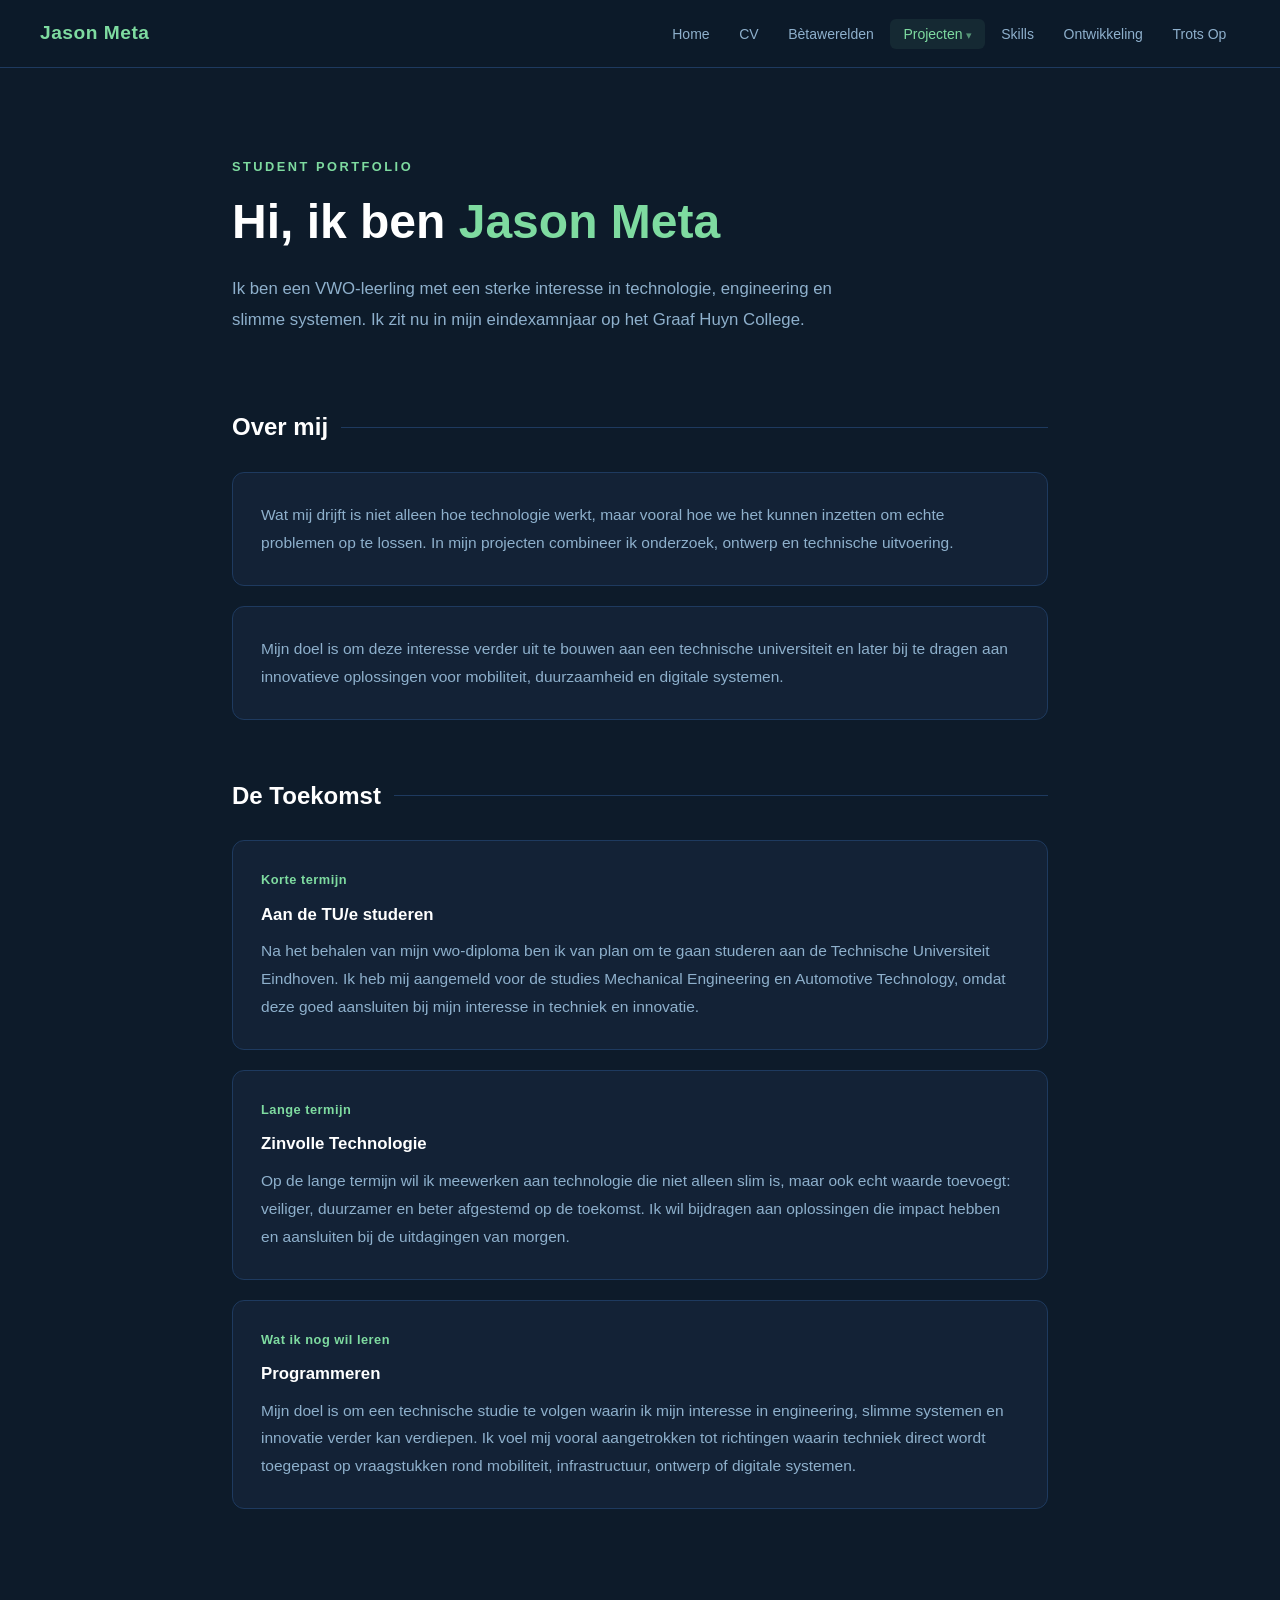
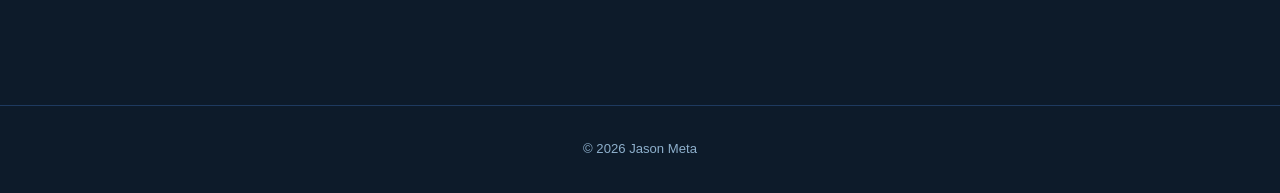
<file: index.html>
<!DOCTYPE html>
<html lang="en">
<head>
  <meta charset="UTF-8" />
  <meta name="viewport" content="width=device-width, initial-scale=1.0" />
  <title>Jason Meta — Portfolio</title>
  <link rel="stylesheet" href="css/styles.css" />
</head>
<body>

  <!-- ── NAVIGATION ── -->
  <nav>
    <a href="index.html" class="nav-logo">Jason Meta</a>
    <button class="hamburger" id="hamburger" aria-label="Toggle menu">
      <span></span><span></span><span></span>
    </button>
    <ul class="nav-links" id="nav-links">
      <li><a href="index.html">Home</a></li>
      <li><a href="highschool.html">CV</a></li>
      <li><a href="betawerelden.html">Bètawerelden</a></li>
      <li class="nav-item">
        <a href="projects.html" class="active">Projecten</a>
        <ul class="dropdown">
          <li><a href="project1.html">Schaakset</a></li>
          <li><a href="project2.html">E-bike</a></li>
          <li><a href="project3.html">Wijndomein</a></li>
          <li><a href="project4.html">Wegen</a></li>
        </ul>
      </li>
      <li><a href="skills.html">Skills</a></li>
      <li><a href="personal-development.html">Ontwikkeling</a></li>
      <li><a href="proud-of.html">Trots Op</a></li>
    </ul>
  </nav>

  <main>

    <!-- ── HERO ── -->
    <div class="hero">
      <p class="hero-tag">Student Portfolio</p>
      <!-- Replace [Your Name] with your actual name -->
      <h1>Hi, ik ben <span>Jason Meta</span></h1>
      <!--
        Replace the paragraph below with a short personal bio.
        2–4 sentences: who you are, what you study, what drives you.
        Example: "I'm a final-year [subject] student at [school/university],
        passionate about [interests]. I believe in [value/vision]."
      -->
      <p class="hero-bio">
        Ik ben een VWO-leerling met een sterke interesse in technologie, engineering en slimme systemen.
        Ik zit nu in mijn eindexamnjaar op het Graaf Huyn College.
      </p>
    </div>

    <!-- ── ABOUT ME ── -->
    <section>
      <h2>Over mij</h2>

      <div class="card">
        <!--
          Add 1–2 paragraphs here giving a fuller picture of who you are as a student.
          Think about: your background, your mindset, how you approach learning,
          what motivates you, and what makes you unique.
        -->
        <p>
          Wat mij drijft is niet alleen hoe technologie werkt, maar vooral hoe we het kunnen 
          inzetten om echte problemen op te lossen. In mijn projecten combineer ik onderzoek, 
          ontwerp en technische uitvoering.
        </p>
      </div>

      <div class="card">
        <p>
          Mijn doel is om deze interesse verder uit te bouwen aan een 
          technische universiteit en later bij te dragen aan innovatieve oplossingen voor 
          mobiliteit, duurzaamheid en digitale systemen.
        </p>
      </div>
    </section>

    <!-- ── FUTURE PLANS ── -->
    <section>
      <h2>De Toekomst</h2>

      <div class="card">
        <div class="card-meta">Korte termijn</div>
        <h3>Aan de TU/e studeren</h3>
        <p>
          Na het behalen van mijn vwo-diploma ben ik van plan om te gaan studeren aan de 
          Technische Universiteit Eindhoven. Ik heb mij aangemeld voor de studies 
          Mechanical Engineering en Automotive Technology, omdat deze goed aansluiten 
          bij mijn interesse in techniek en innovatie.
        </p>
      </div>

      <div class="card">
        <div class="card-meta">Lange termijn</div>
        <h3>Zinvolle Technologie</h3>
        <p>
          Op de lange termijn wil ik meewerken aan technologie die niet alleen slim is, maar ook echt waarde toevoegt: veiliger, duurzamer en beter afgestemd op de toekomst. Ik wil bijdragen aan oplossingen die impact hebben en aansluiten bij de uitdagingen van morgen.
        </p>
      </div>

      <div class="card">
        <div class="card-meta">Wat ik nog wil leren</div>
        <h3>Programmeren</h3>
        <p>
          Mijn doel is om een technische studie te volgen waarin ik mijn interesse in 
          engineering, slimme systemen en innovatie verder kan verdiepen. Ik 
          voel mij vooral aangetrokken tot richtingen waarin techniek direct wordt toegepast op vraagstukken rond mobiliteit, infrastructuur, ontwerp of digitale systemen.
        </p>
      </div>

    </section>

  </main>

  <footer>
    <p>© 2026 Jason Meta</p>
  </footer>

  <script>
    // Mobile hamburger menu
    const hamburger = document.getElementById('hamburger');
    const navLinks  = document.getElementById('nav-links');
    hamburger.addEventListener('click', () => {
      navLinks.classList.toggle('open');
    });
  </script>

</body>
</html>
</file>
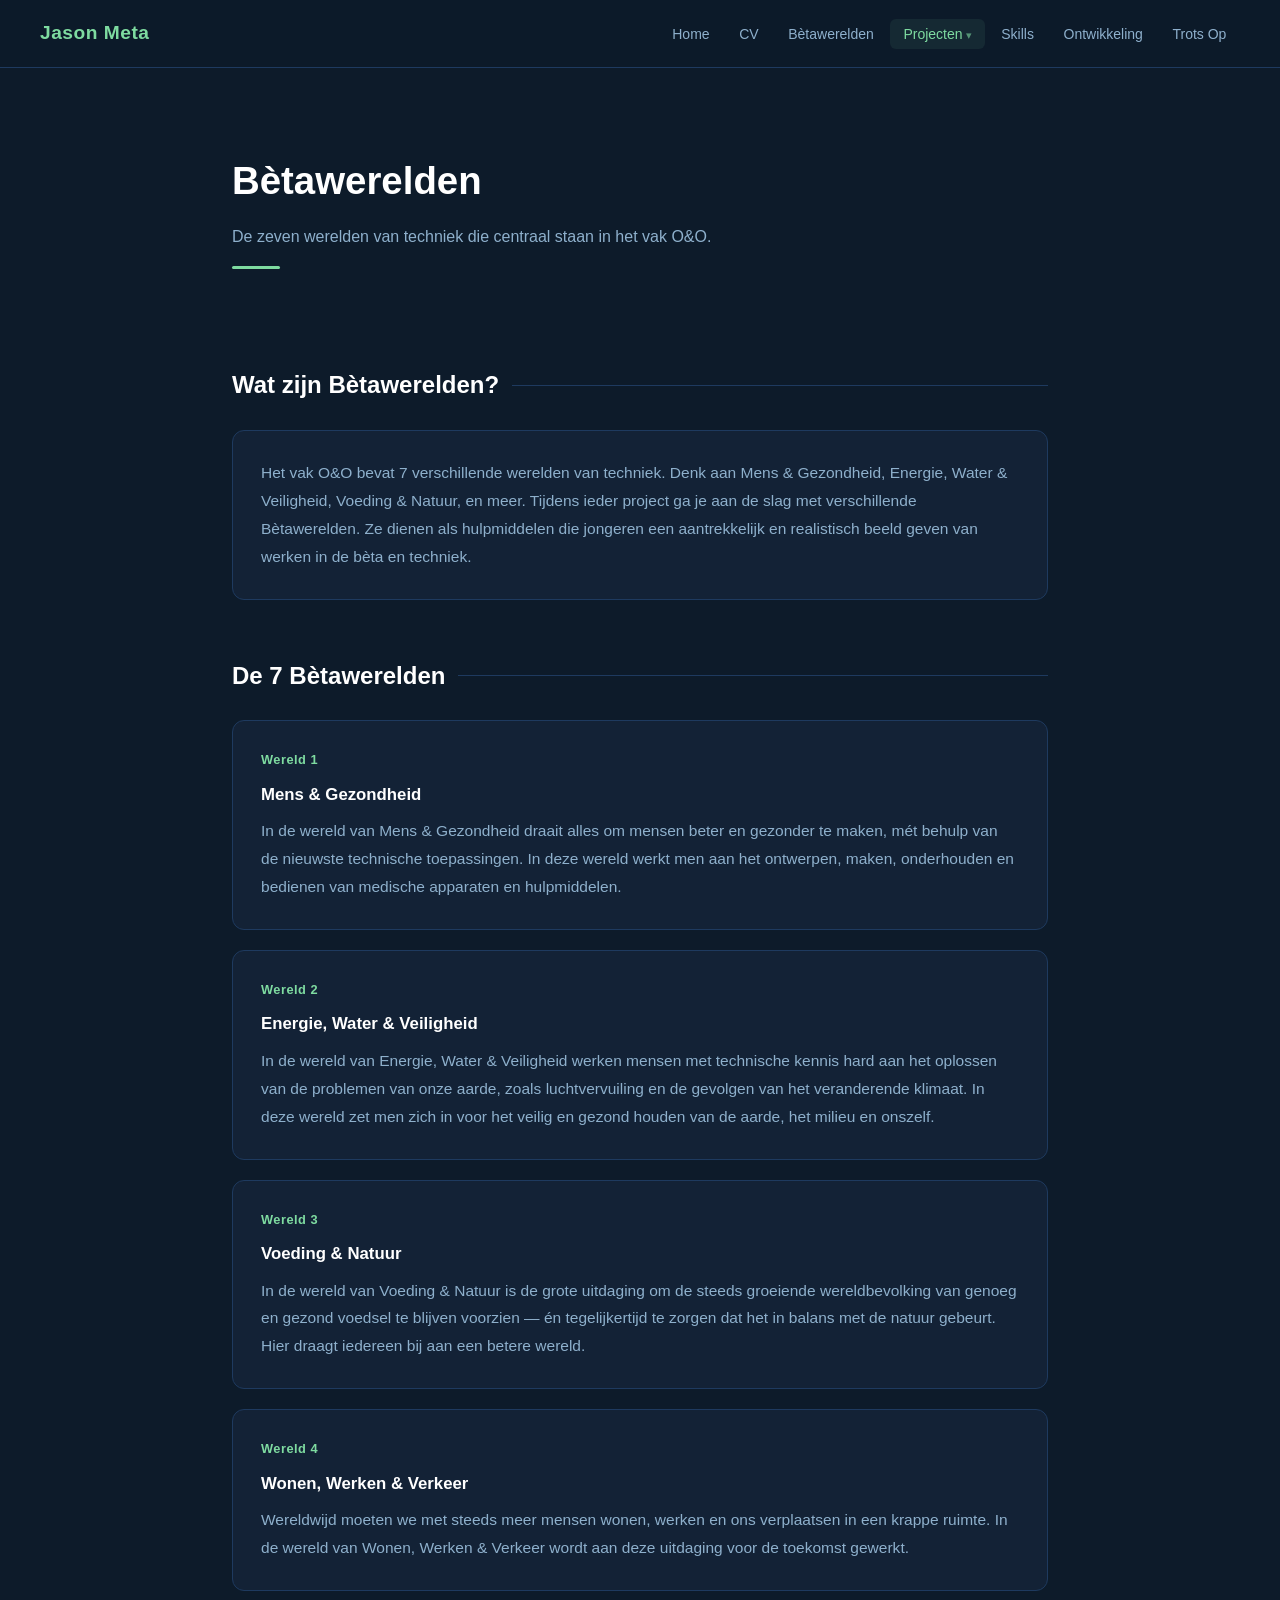
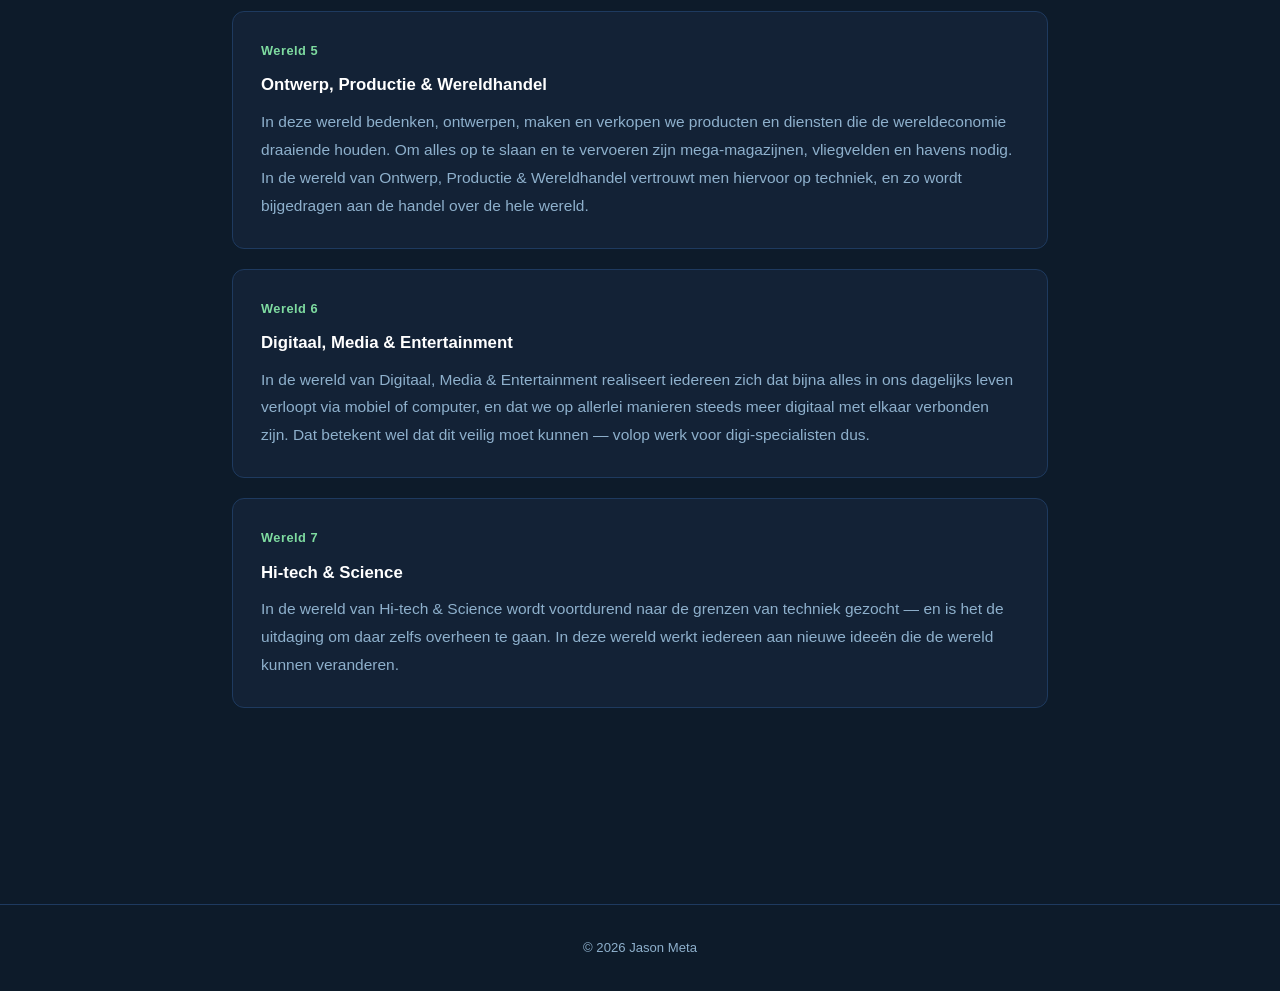
<file: betawerelden.html>
<!DOCTYPE html>
<html lang="nl">
<head>
  <meta charset="UTF-8" />
  <meta name="viewport" content="width=device-width, initial-scale=1.0" />
  <title>Bètawerelden — Jason Meta</title>
  <link rel="stylesheet" href="css/styles.css" />
</head>
<body>

  <!-- ── NAVIGATION ── -->
  <nav>
    <a href="index.html" class="nav-logo">Jason Meta</a>
    <button class="hamburger" id="hamburger" aria-label="Toggle menu">
      <span></span><span></span><span></span>
    </button>
    <ul class="nav-links" id="nav-links">
      <li><a href="index.html">Home</a></li>
      <li><a href="highschool.html">CV</a></li>
      <li><a href="betawerelden.html">Bètawerelden</a></li>
      <li class="nav-item">
        <a href="projects.html" class="active">Projecten</a>
        <ul class="dropdown">
          <li><a href="project1.html">Schaakset</a></li>
          <li><a href="project2.html">E-bike</a></li>
          <li><a href="project3.html">Wijndomein</a></li>
          <li><a href="project4.html">Wegen</a></li>
        </ul>
      </li>
      <li><a href="skills.html">Skills</a></li>
      <li><a href="personal-development.html">Ontwikkeling</a></li>
      <li><a href="proud-of.html">Trots Op</a></li>
    </ul>
    </ul>
  </nav>

  <main>

    <!-- ── PAGE HEADER ── -->
    <div class="page-header">
      <h1>Bètawerelden</h1>
      <p>De zeven werelden van techniek die centraal staan in het vak O&amp;O.</p>
      <div class="accent-line"></div>
    </div>

    <!-- ── INTRO ── -->
    <section>
      <h2>Wat zijn Bètawerelden?</h2>
      <div class="card">
        <p>
          Het vak O&amp;O bevat 7 verschillende werelden van techniek. Denk aan Mens &amp; Gezondheid,
          Energie, Water &amp; Veiligheid, Voeding &amp; Natuur, en meer. Tijdens ieder project ga je aan
          de slag met verschillende Bètawerelden. Ze dienen als hulpmiddelen die jongeren een
          aantrekkelijk en realistisch beeld geven van werken in de bèta en techniek.
        </p>
      </div>
    </section>

    <!-- ── THE 7 WORLDS ── -->
    <section>
      <h2>De 7 Bètawerelden</h2>

      <div class="card">
        <div class="card-meta">Wereld 1</div>
        <h3>Mens &amp; Gezondheid</h3>
        <p>
          In de wereld van Mens &amp; Gezondheid draait alles om mensen beter en gezonder te maken,
          mét behulp van de nieuwste technische toepassingen. In deze wereld werkt men aan het
          ontwerpen, maken, onderhouden en bedienen van medische apparaten en hulpmiddelen.
        </p>
      </div>

      <div class="card">
        <div class="card-meta">Wereld 2</div>
        <h3>Energie, Water &amp; Veiligheid</h3>
        <p>
          In de wereld van Energie, Water &amp; Veiligheid werken mensen met technische kennis hard
          aan het oplossen van de problemen van onze aarde, zoals luchtvervuiling en de gevolgen
          van het veranderende klimaat. In deze wereld zet men zich in voor het veilig en gezond
          houden van de aarde, het milieu en onszelf.
        </p>
      </div>

      <div class="card">
        <div class="card-meta">Wereld 3</div>
        <h3>Voeding &amp; Natuur</h3>
        <p>
          In de wereld van Voeding &amp; Natuur is de grote uitdaging om de steeds groeiende
          wereldbevolking van genoeg en gezond voedsel te blijven voorzien — én tegelijkertijd
          te zorgen dat het in balans met de natuur gebeurt. Hier draagt iedereen bij aan een
          betere wereld.
        </p>
      </div>

      <div class="card">
        <div class="card-meta">Wereld 4</div>
        <h3>Wonen, Werken &amp; Verkeer</h3>
        <p>
          Wereldwijd moeten we met steeds meer mensen wonen, werken en ons verplaatsen in een
          krappe ruimte. In de wereld van Wonen, Werken &amp; Verkeer wordt aan deze uitdaging
          voor de toekomst gewerkt.
        </p>
      </div>

      <div class="card">
        <div class="card-meta">Wereld 5</div>
        <h3>Ontwerp, Productie &amp; Wereldhandel</h3>
        <p>
          In deze wereld bedenken, ontwerpen, maken en verkopen we producten en diensten die de
          wereldeconomie draaiende houden. Om alles op te slaan en te vervoeren zijn
          mega-magazijnen, vliegvelden en havens nodig. In de wereld van Ontwerp, Productie &amp;
          Wereldhandel vertrouwt men hiervoor op techniek, en zo wordt bijgedragen aan de handel
          over de hele wereld.
        </p>
      </div>

      <div class="card">
        <div class="card-meta">Wereld 6</div>
        <h3>Digitaal, Media &amp; Entertainment</h3>
        <p>
          In de wereld van Digitaal, Media &amp; Entertainment realiseert iedereen zich dat bijna
          alles in ons dagelijks leven verloopt via mobiel of computer, en dat we op allerlei
          manieren steeds meer digitaal met elkaar verbonden zijn. Dat betekent wel dat dit veilig
          moet kunnen — volop werk voor digi-specialisten dus.
        </p>
      </div>

      <div class="card">
        <div class="card-meta">Wereld 7</div>
        <h3>Hi-tech &amp; Science</h3>
        <p>
          In de wereld van Hi-tech &amp; Science wordt voortdurend naar de grenzen van techniek
          gezocht — en is het de uitdaging om daar zelfs overheen te gaan. In deze wereld werkt
          iedereen aan nieuwe ideeën die de wereld kunnen veranderen.
        </p>
      </div>

    </section>

  </main>

  <footer>
    <p>© 2026 Jason Meta</p>
  </footer>

  <script>
    const hamburger = document.getElementById('hamburger');
    const navLinks  = document.getElementById('nav-links');
    hamburger.addEventListener('click', () => navLinks.classList.toggle('open'));
  </script>

</body>
</html>
</file>
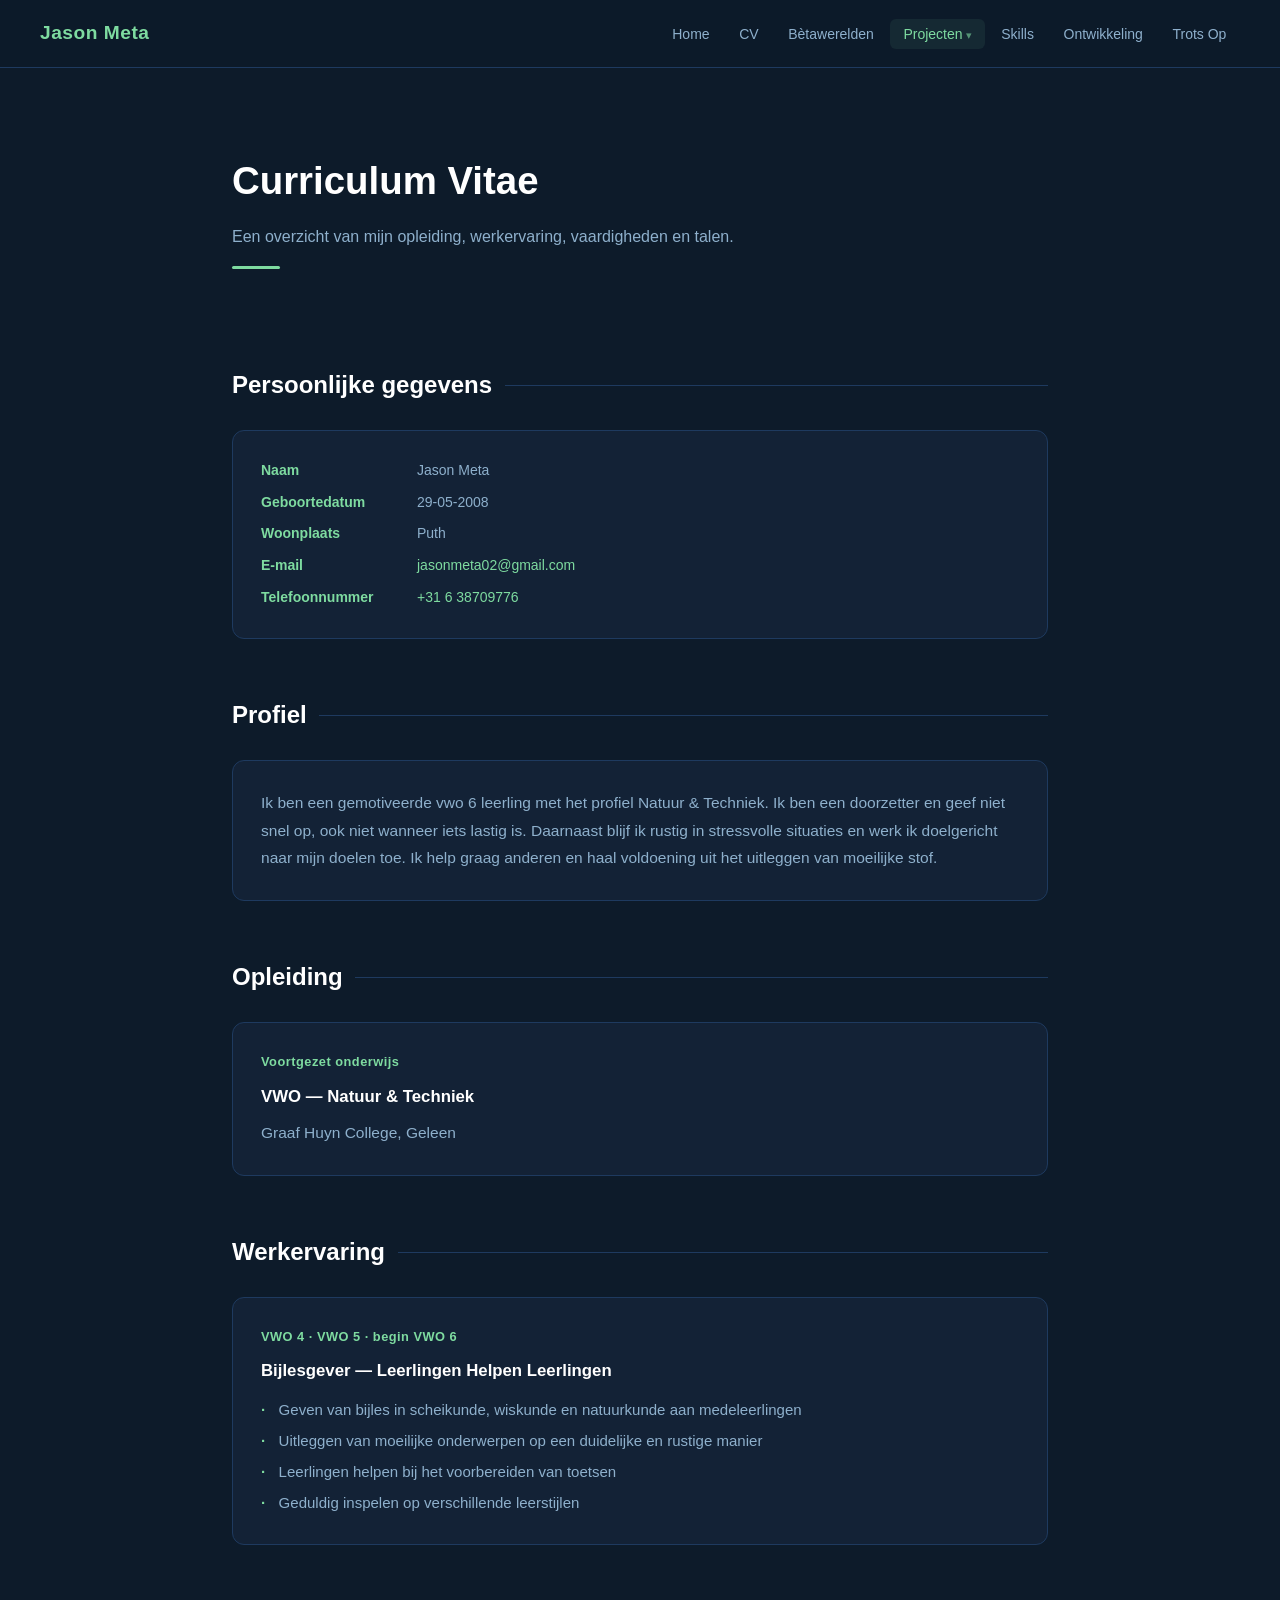
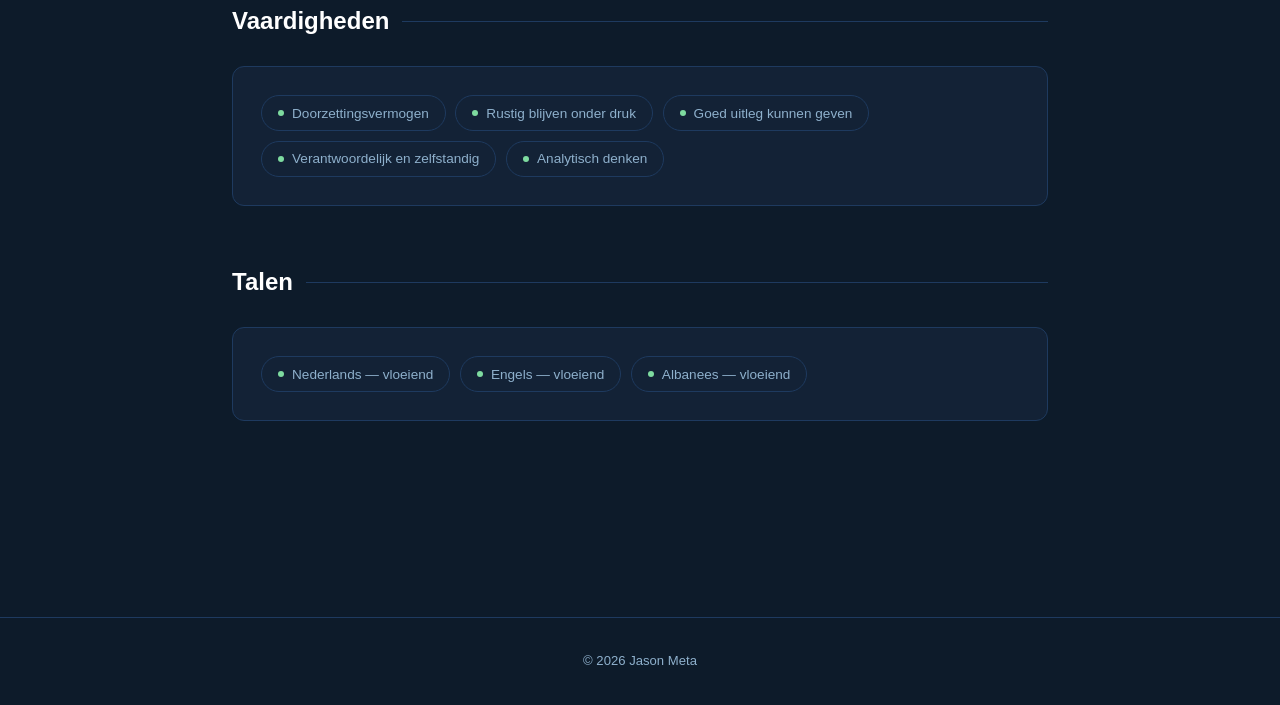
<file: highschool.html>
<!DOCTYPE html>
<html lang="en">
<head>
  <meta charset="UTF-8" />
  <meta name="viewport" content="width=device-width, initial-scale=1.0" />
  <title>Middelbare School — Jason Meta</title>
  <link rel="stylesheet" href="css/styles.css" />
  <style>
    .cv-divider {
      border: none;
      border-top: 1px solid var(--border);
      margin: 0;
    }
    .cv-section {
      display: flex;
      flex-direction: column;
      gap: 0.5rem;
    }
    .cv-row {
      display: flex;
      gap: 0.5rem;
    }
    .cv-label {
      color: var(--accent);
      font-size: 0.875rem;
      font-weight: 600;
      min-width: 148px;
      flex-shrink: 0;
    }
    .cv-value {
      color: var(--text-secondary);
      font-size: 0.875rem;
    }
    .cv-value a {
      color: var(--accent);
      text-decoration: none;
    }
    .cv-value a:hover { text-decoration: underline; }

    /* bullet list inside card */
    .cv-list {
      list-style: none;
      padding: 0;
      margin: 0;
      display: flex;
      flex-direction: column;
      gap: 0.4rem;
    }
    .cv-list li {
      color: var(--text-secondary);
      font-size: 0.94rem;
      line-height: 1.65;
      padding-left: 1.1rem;
      position: relative;
    }
    .cv-list li::before {
      content: '·';
      position: absolute;
      left: 0;
      color: var(--accent);
      font-weight: 700;
    }

    /* tag-style pills for skills/languages */
    .tag-row {
      display: flex;
      flex-wrap: wrap;
      gap: 0.6rem;
    }
    .tag {
      background: var(--bg-card);
      border: 1px solid var(--border);
      border-radius: 999px;
      padding: 0.35rem 1rem;
      font-size: 0.85rem;
      color: var(--text-secondary);
      display: flex;
      align-items: center;
      gap: 0.5rem;
    }
    .tag .tag-dot {
      width: 6px;
      height: 6px;
      border-radius: 50%;
      background: var(--accent);
      flex-shrink: 0;
    }
  </style>
</head>
<body>

  <!-- ── NAVIGATION ── -->
  <nav>
    <a href="index.html" class="nav-logo">Jason Meta</a>
    <button class="hamburger" id="hamburger" aria-label="Toggle menu">
      <span></span><span></span><span></span>
    </button>
    <ul class="nav-links" id="nav-links">
      <li><a href="index.html">Home</a></li>
      <li><a href="highschool.html">CV</a></li>
      <li><a href="betawerelden.html">Bètawerelden</a></li>
      <li class="nav-item">
        <a href="projects.html" class="active">Projecten</a>
        <ul class="dropdown">
          <li><a href="project1.html">Schaakset</a></li>
          <li><a href="project2.html">E-bike</a></li>
          <li><a href="project3.html">Wijndomein</a></li>
          <li><a href="project4.html">Wegen</a></li>
        </ul>
      </li>
      <li><a href="skills.html">Skills</a></li>
      <li><a href="personal-development.html">Ontwikkeling</a></li>
      <li><a href="proud-of.html">Trots Op</a></li>
    </ul>
    </ul>
  </nav>

  <main>

    <!-- ── PAGE HEADER ── -->
    <div class="page-header">
      <h1>Curriculum Vitae</h1>
      <p>Een overzicht van mijn opleiding, werkervaring, vaardigheden en talen.</p>
      <div class="accent-line"></div>
    </div>

    <!-- ── PERSONAL INFO ── -->
    <section>
      <h2>Persoonlijke gegevens</h2>
      <div class="card">
        <div class="cv-section">
          <div class="cv-row">
            <span class="cv-label">Naam</span>
            <span class="cv-value">Jason Meta</span>
          </div>
          <div class="cv-row">
            <span class="cv-label">Geboortedatum</span>
            <span class="cv-value">29-05-2008</span>
          </div>
          <div class="cv-row">
            <span class="cv-label">Woonplaats</span>
            <span class="cv-value">Puth</span>
          </div>
          <div class="cv-row">
            <span class="cv-label">E-mail</span>
            <span class="cv-value"><a href="mailto:jasonmeta02@gmail.com">jasonmeta02@gmail.com</a></span>
          </div>
          <div class="cv-row">
            <span class="cv-label">Telefoonnummer</span>
            <span class="cv-value"><a href="tel:+31638709776">+31 6 38709776</a></span>
          </div>
        </div>
      </div>
    </section>

    <!-- ── PROFILE ── -->
    <section>
      <h2>Profiel</h2>
      <div class="card">
        <p>
          Ik ben een gemotiveerde vwo 6 leerling met het profiel Natuur &amp; Techniek.
          Ik ben een doorzetter en geef niet snel op, ook niet wanneer iets lastig is.
          Daarnaast blijf ik rustig in stressvolle situaties en werk ik doelgericht naar mijn doelen toe.
          Ik help graag anderen en haal voldoening uit het uitleggen van moeilijke stof.
        </p>
      </div>
    </section>

    <!-- ── EDUCATION ── -->
    <section>
      <h2>Opleiding</h2>
      <div class="card">
        <div class="card-meta">Voortgezet onderwijs</div>
        <h3>VWO — Natuur &amp; Techniek</h3>
        <p>Graaf Huyn College, Geleen</p>
      </div>
    </section>

    <!-- ── WORK EXPERIENCE ── -->
    <section>
      <h2>Werkervaring</h2>
      <div class="card">
        <div class="card-meta">VWO 4 · VWO 5 · begin VWO 6</div>
        <h3>Bijlesgever — Leerlingen Helpen Leerlingen</h3>
        <ul class="cv-list" style="margin-top:0.75rem">
          <li>Geven van bijles in scheikunde, wiskunde en natuurkunde aan medeleerlingen</li>
          <li>Uitleggen van moeilijke onderwerpen op een duidelijke en rustige manier</li>
          <li>Leerlingen helpen bij het voorbereiden van toetsen</li>
          <li>Geduldig inspelen op verschillende leerstijlen</li>
        </ul>
      </div>
    </section>

    <!-- ── SKILLS ── -->
    <section>
      <h2>Vaardigheden</h2>
      <div class="card">
        <div class="tag-row">
          <div class="tag"><span class="tag-dot"></span>Doorzettingsvermogen</div>
          <div class="tag"><span class="tag-dot"></span>Rustig blijven onder druk</div>
          <div class="tag"><span class="tag-dot"></span>Goed uitleg kunnen geven</div>
          <div class="tag"><span class="tag-dot"></span>Verantwoordelijk en zelfstandig</div>
          <div class="tag"><span class="tag-dot"></span>Analytisch denken</div>
        </div>
      </div>
    </section>

    <!-- ── LANGUAGES ── -->
    <section>
      <h2>Talen</h2>
      <div class="card">
        <div class="tag-row">
          <div class="tag"><span class="tag-dot"></span>Nederlands — vloeiend</div>
          <div class="tag"><span class="tag-dot"></span>Engels — vloeiend</div>
          <div class="tag"><span class="tag-dot"></span>Albanees — vloeiend</div>
        </div>
      </div>
    </section>

  </main>

  <footer>
    <p>© 2026 Jason Meta</p>
  </footer>

  <script>
    const hamburger = document.getElementById('hamburger');
    const navLinks  = document.getElementById('nav-links');
    hamburger.addEventListener('click', () => navLinks.classList.toggle('open'));
  </script>

</body>
</html>
</file>
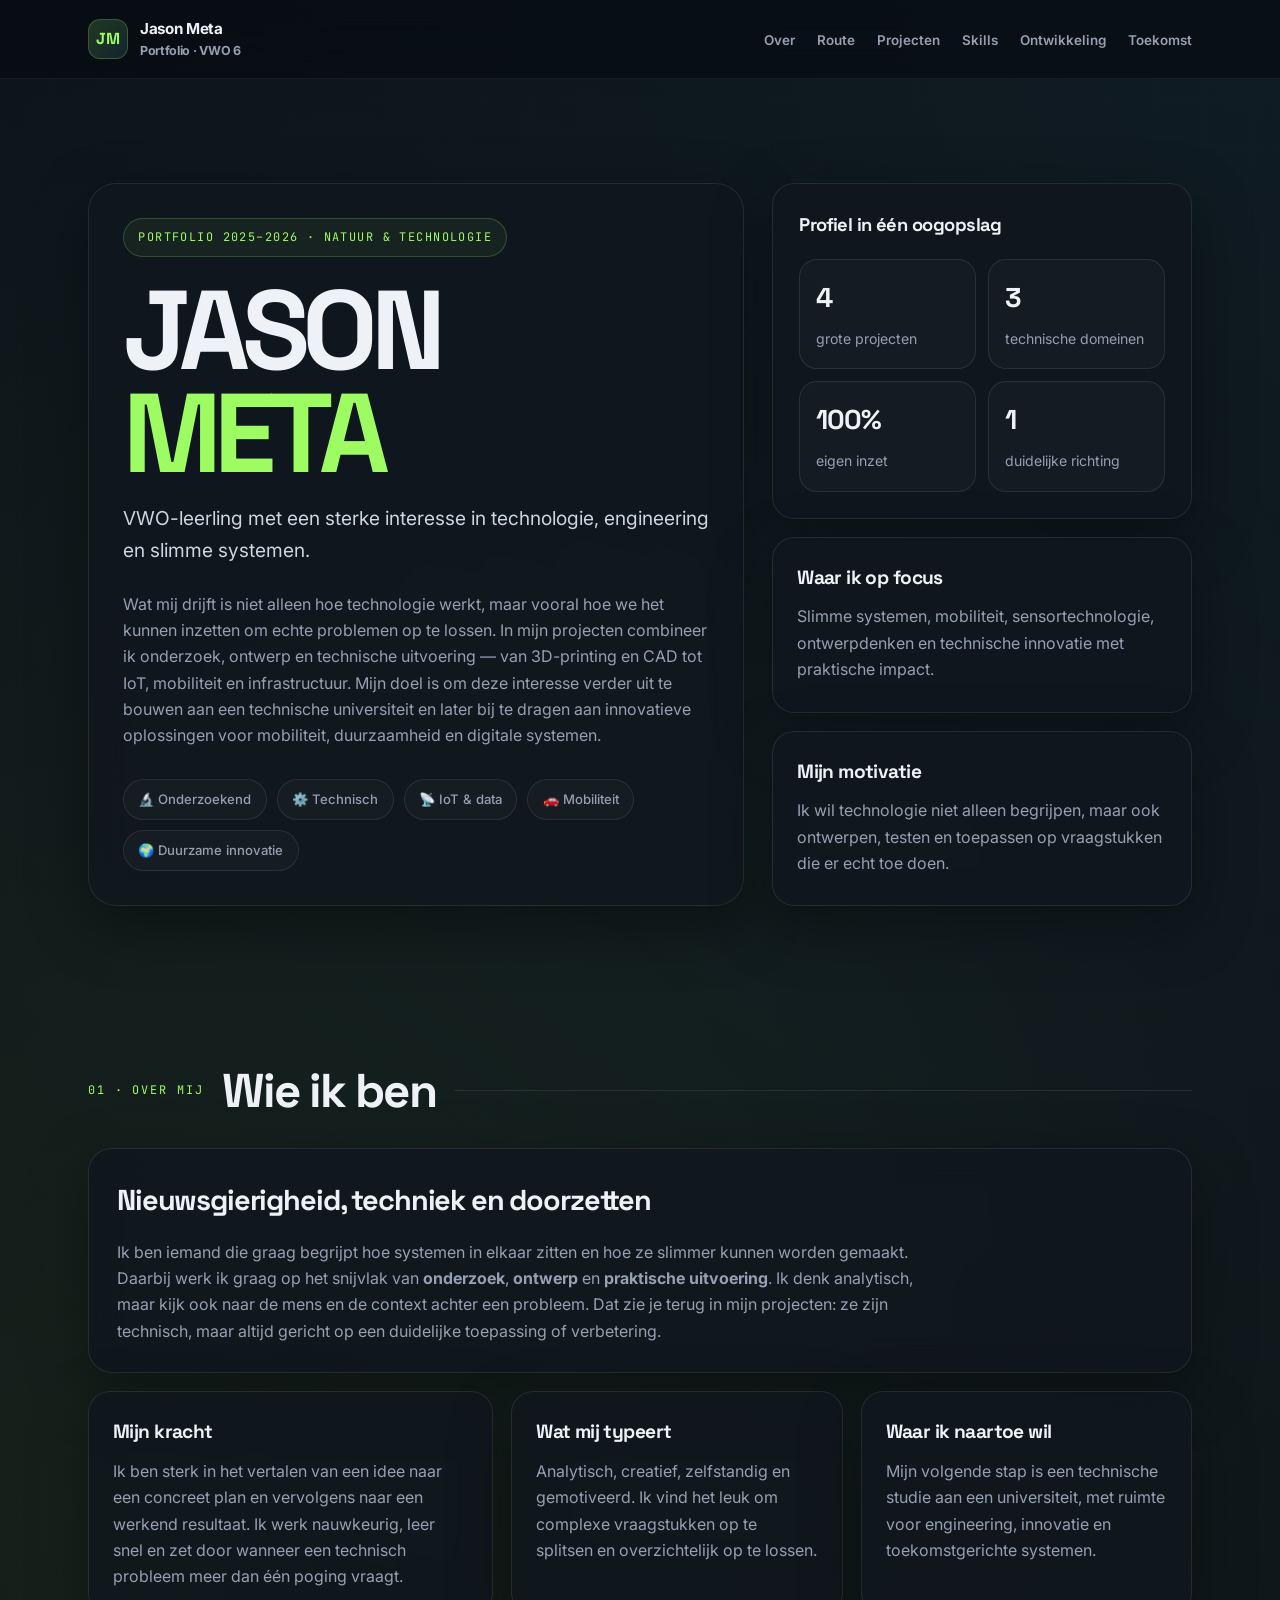
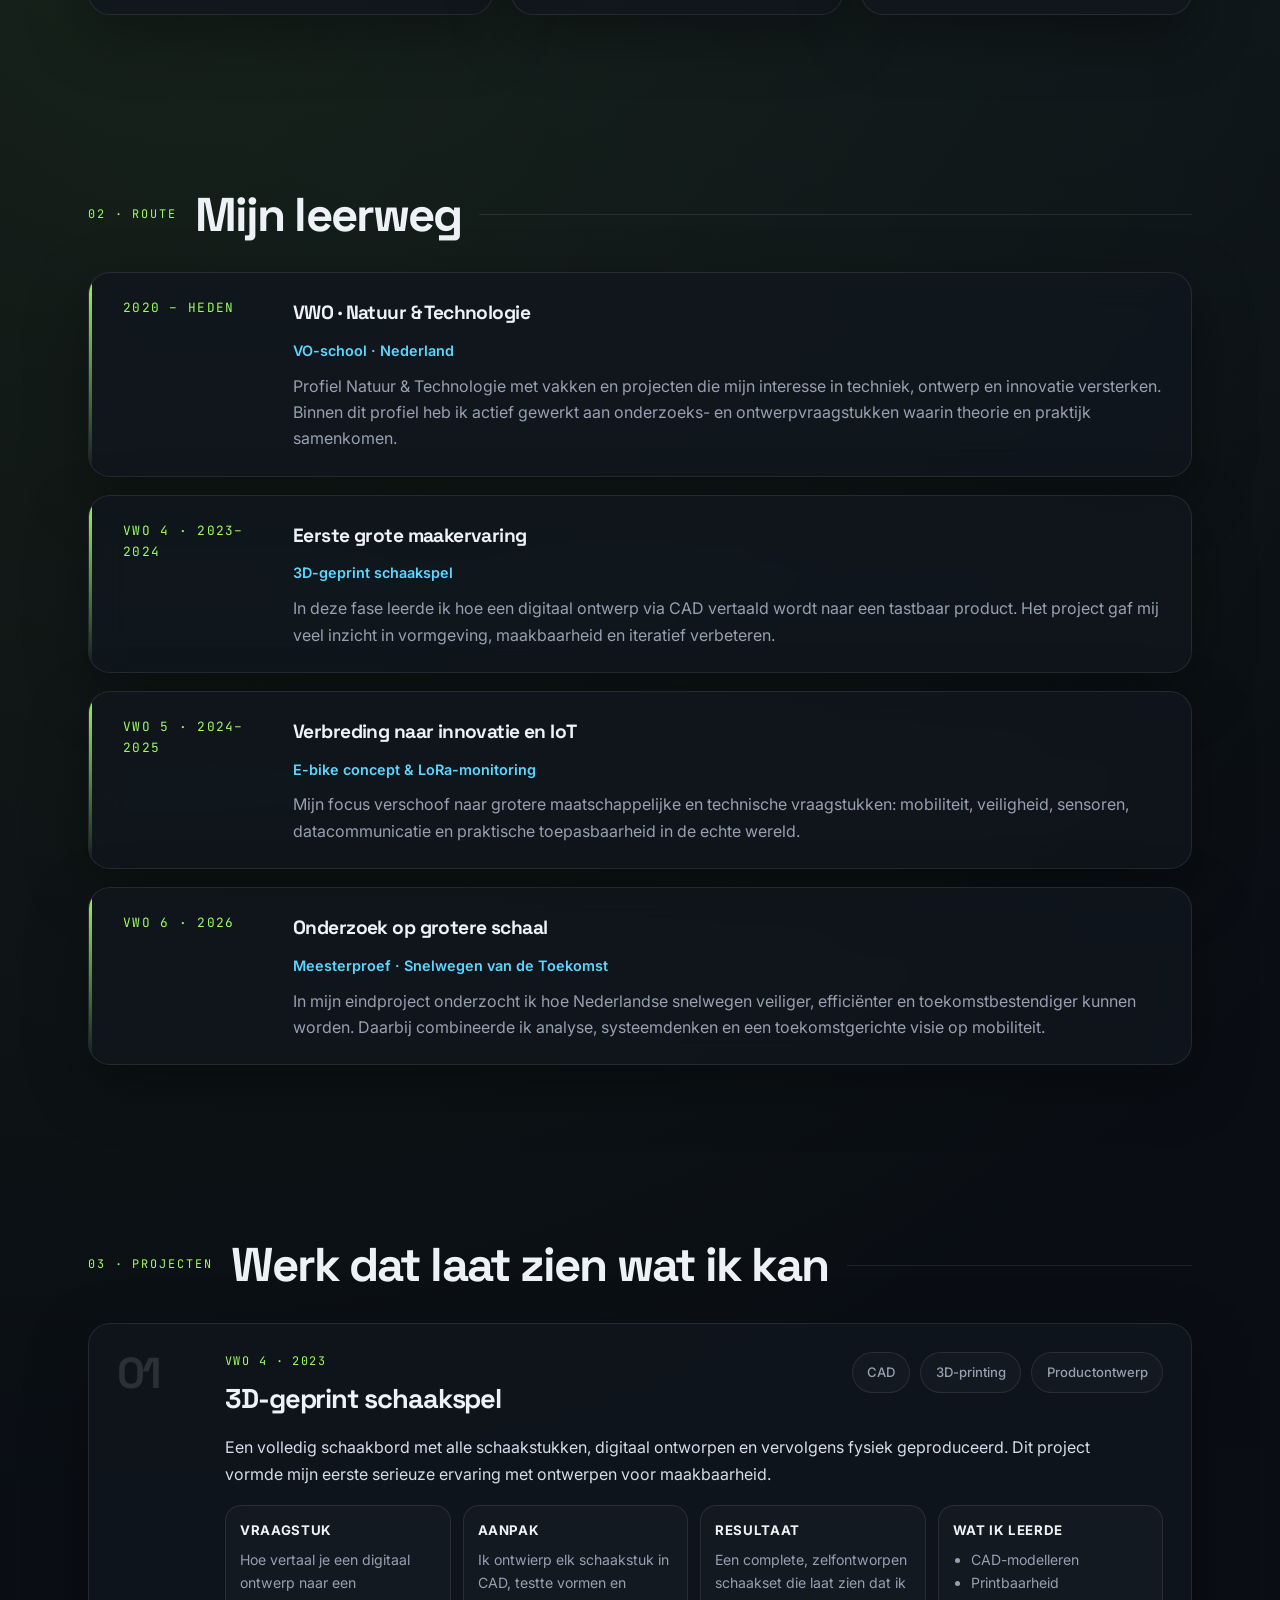
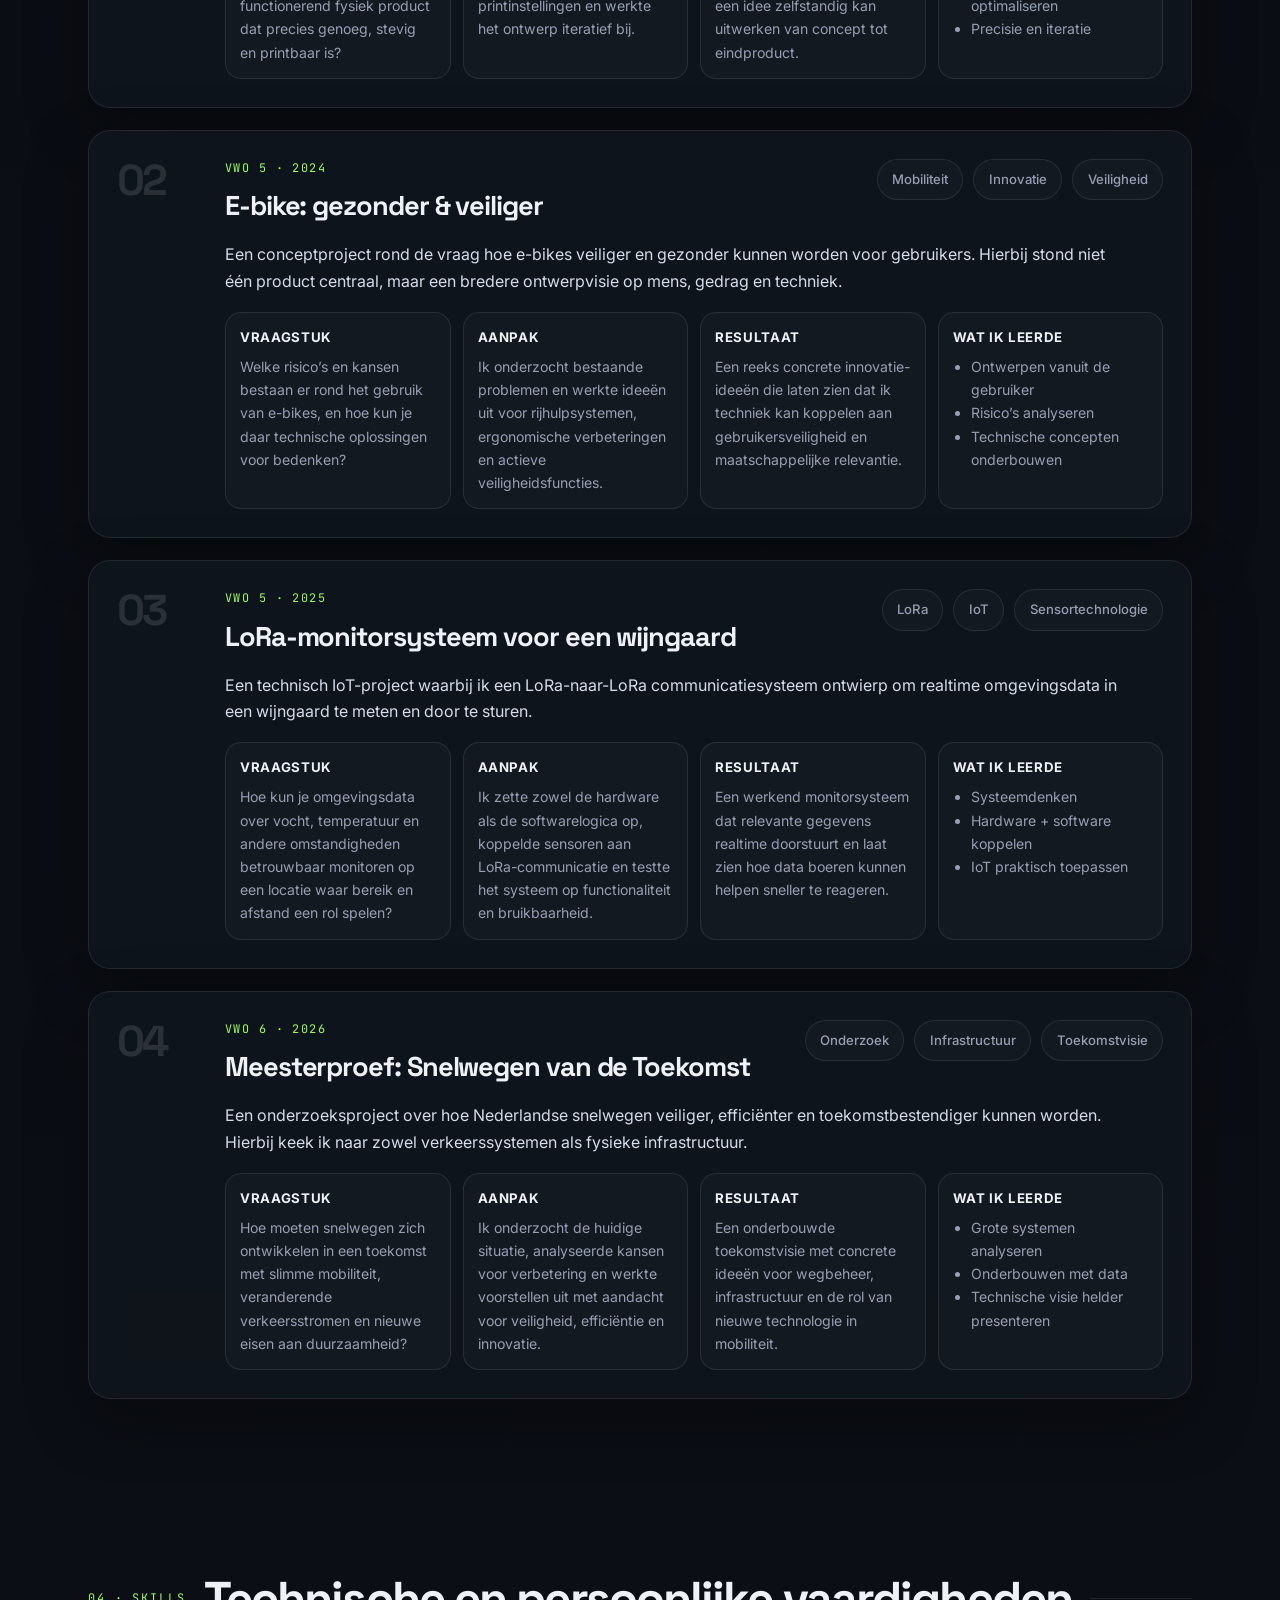
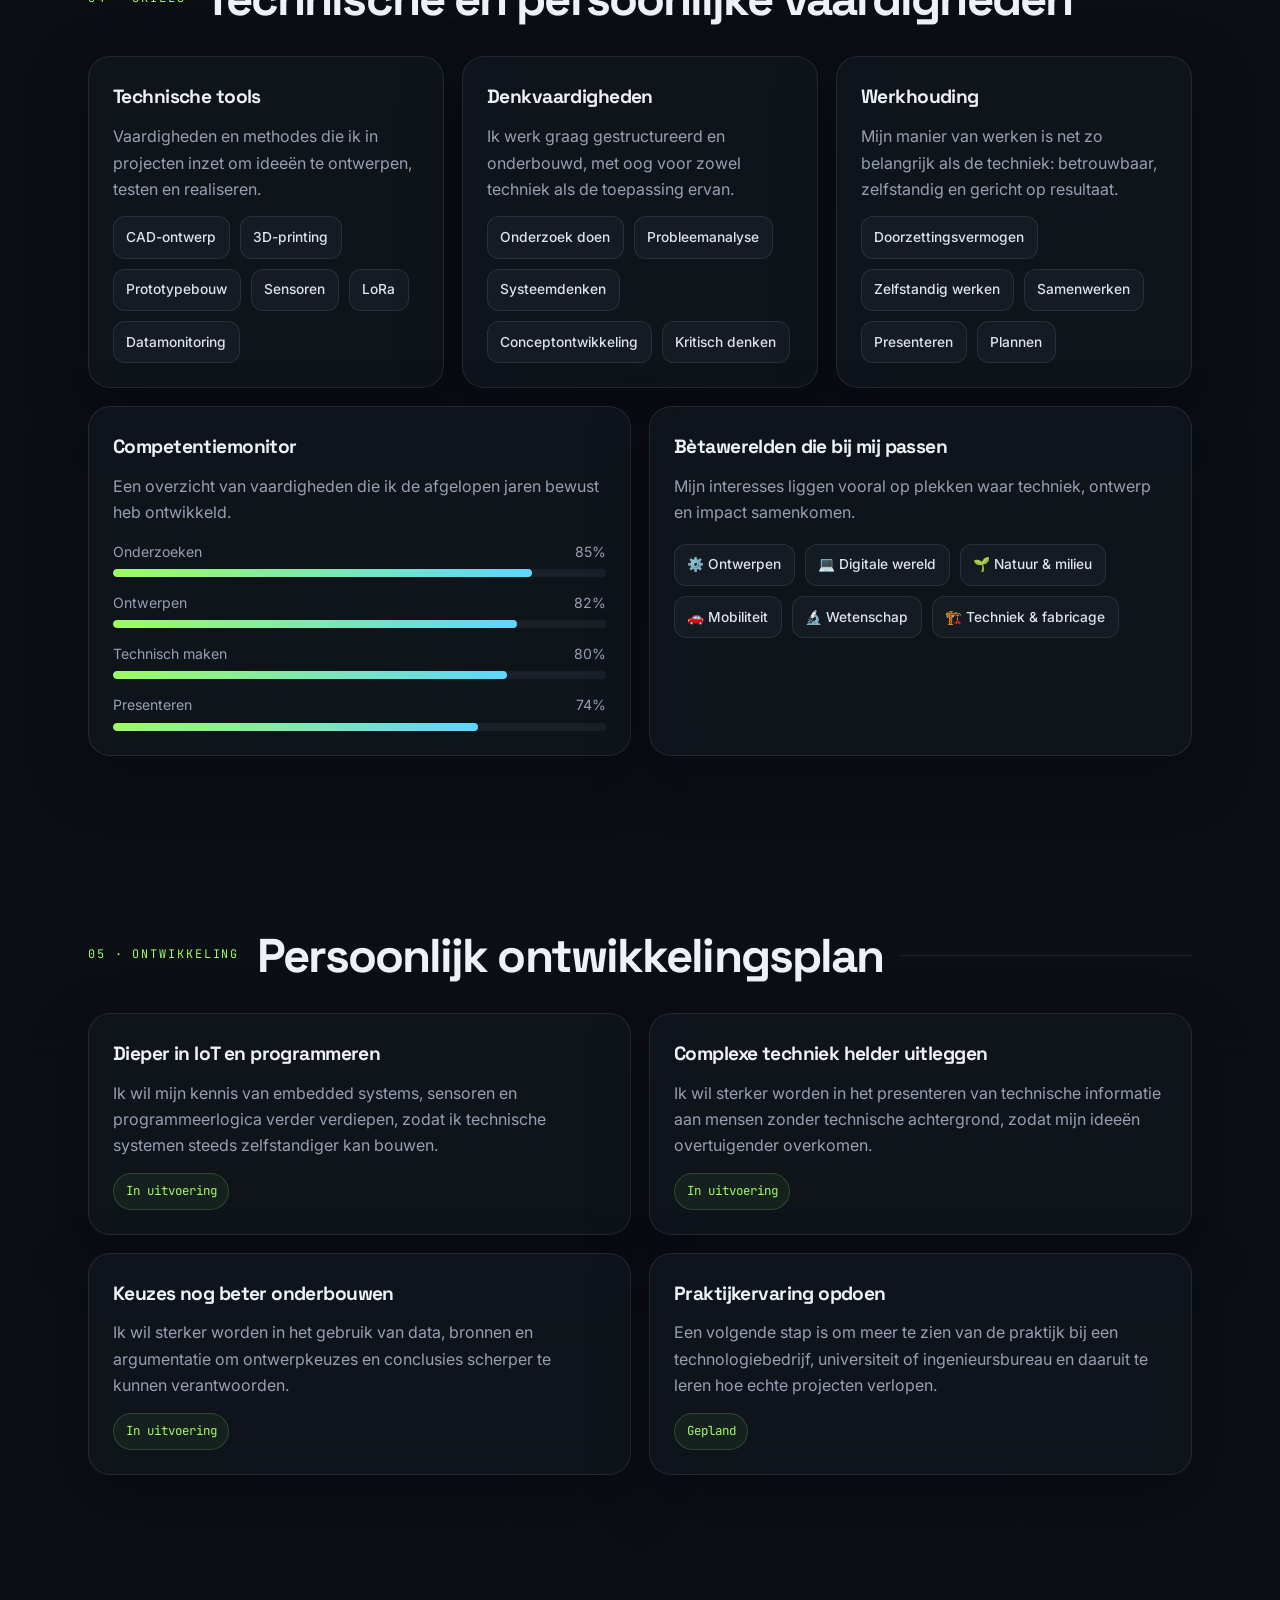
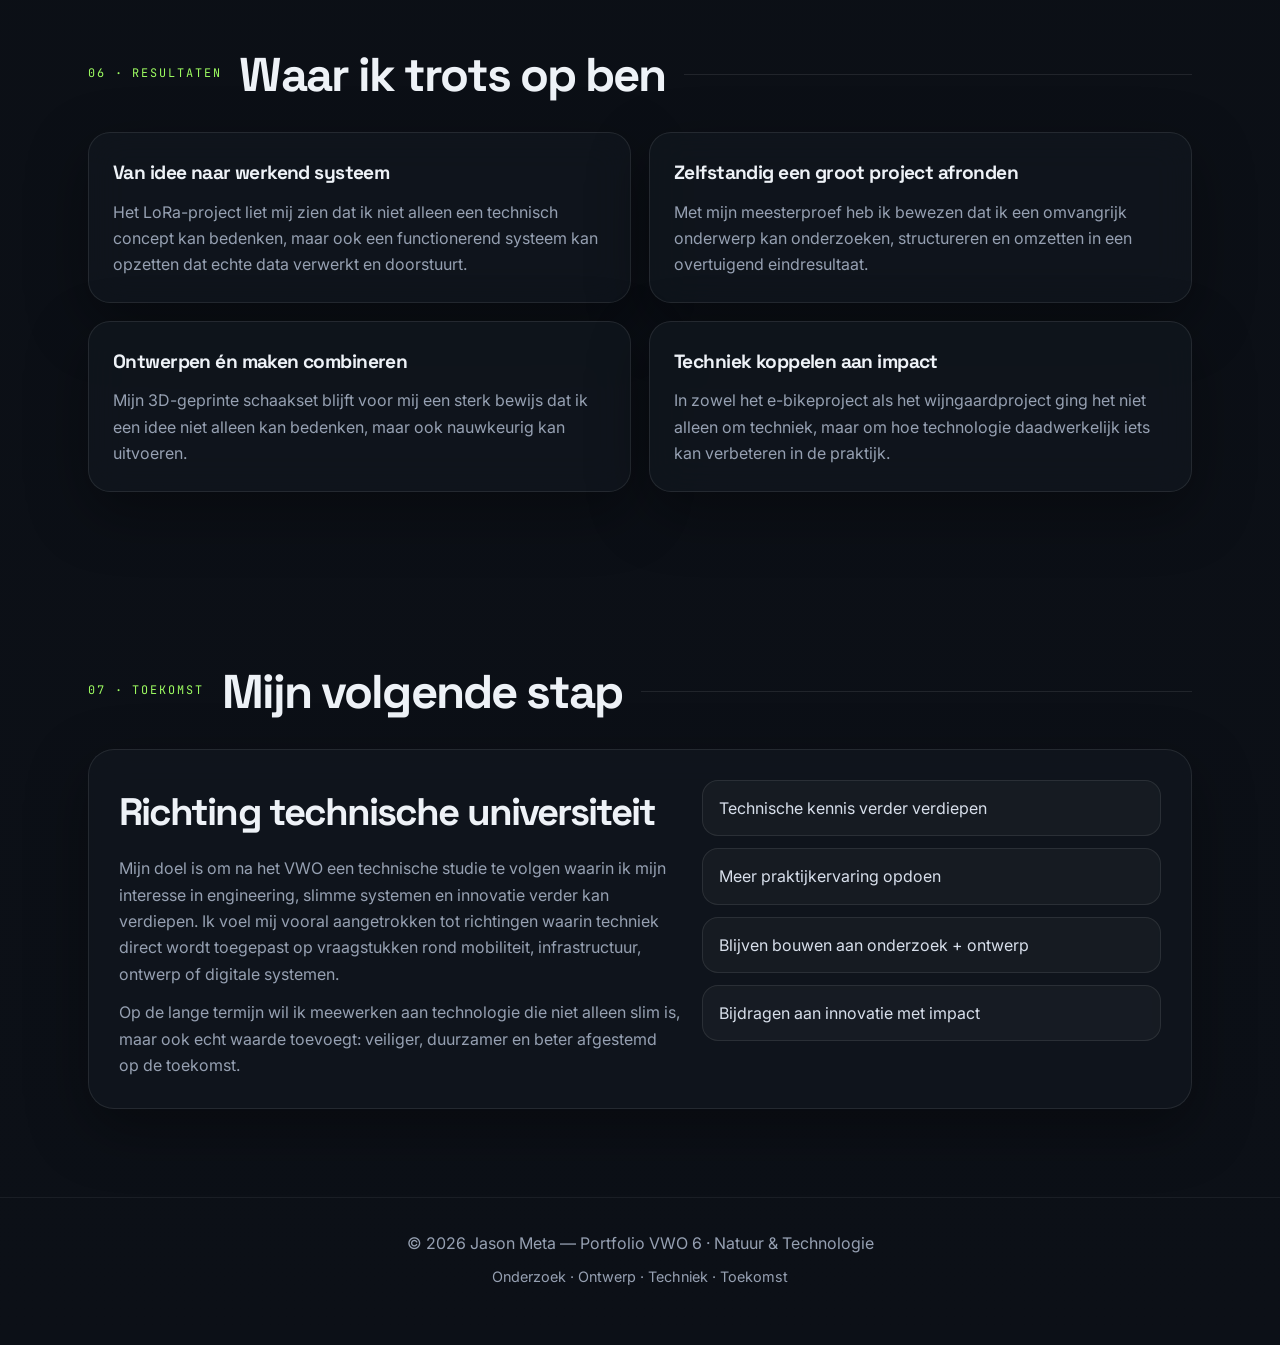
<file: jason_portfolio_redesign.html>
<!DOCTYPE html>
<html lang="nl">
<head>
  <meta charset="UTF-8" />
  <meta name="viewport" content="width=device-width, initial-scale=1.0" />
  <title>Jason Meta — Portfolio</title>
  <link href="https://fonts.googleapis.com/css2?family=Space+Grotesk:wght@400;500;700&family=Inter:wght@300;400;500;600;700&family=JetBrains+Mono:wght@400;600&display=swap" rel="stylesheet">
  <style>
    :root {
      --bg: #0a0d12;
      --surface: rgba(17, 22, 30, 0.82);
      --surface-2: #121823;
      --surface-3: #182131;
      --line: rgba(255,255,255,0.09);
      --text: #eef2f7;
      --muted: #96a0b2;
      --accent: #9dfc61;
      --accent-2: #5dd6ff;
      --accent-3: #ff8b5e;
      --shadow: 0 20px 60px rgba(0,0,0,.35);
      --radius: 18px;
      --max: 1160px;
    }

    * { box-sizing: border-box; margin: 0; padding: 0; }
    html { scroll-behavior: smooth; }
    body {
      font-family: 'Inter', sans-serif;
      background:
        radial-gradient(circle at top right, rgba(93,214,255,.08), transparent 30%),
        radial-gradient(circle at 10% 20%, rgba(157,252,97,.08), transparent 25%),
        linear-gradient(180deg, #090c11 0%, #0c1017 100%);
      color: var(--text);
      line-height: 1.65;
      overflow-x: hidden;
    }

    body::before {
      content: "";
      position: fixed;
      inset: 0;
      pointer-events: none;
      background-image:
        linear-gradient(rgba(255,255,255,.02) 1px, transparent 1px),
        linear-gradient(90deg, rgba(255,255,255,.02) 1px, transparent 1px);
      background-size: 48px 48px;
      mask-image: linear-gradient(180deg, rgba(255,255,255,.45), transparent 80%);
    }

    a { color: inherit; text-decoration: none; }
    img { max-width: 100%; display: block; }

    .container { max-width: var(--max); margin: 0 auto; padding: 0 28px; }

    .pill {
      display: inline-flex;
      align-items: center;
      gap: .55rem;
      padding: .55rem .9rem;
      border: 1px solid var(--line);
      border-radius: 999px;
      background: rgba(255,255,255,.025);
      color: var(--muted);
      font-size: .82rem;
      font-weight: 500;
    }

    .section {
      padding: 88px 0;
      position: relative;
    }

    .section-header {
      display: flex;
      align-items: center;
      gap: 18px;
      margin-bottom: 34px;
    }

    .section-kicker {
      font-family: 'JetBrains Mono', monospace;
      font-size: .74rem;
      letter-spacing: .16em;
      color: var(--accent);
      text-transform: uppercase;
      white-space: nowrap;
    }

    .section-title {
      font-family: 'Space Grotesk', sans-serif;
      font-size: clamp(2rem, 3.7vw, 3.6rem);
      line-height: 1;
      font-weight: 700;
      letter-spacing: -.04em;
    }

    .section-line {
      height: 1px;
      background: var(--line);
      flex: 1;
    }

    .glass {
      background: var(--surface);
      border: 1px solid var(--line);
      box-shadow: var(--shadow);
      backdrop-filter: blur(18px);
      -webkit-backdrop-filter: blur(18px);
    }

    nav {
      position: sticky;
      top: 0;
      z-index: 50;
      border-bottom: 1px solid rgba(255,255,255,.06);
      background: rgba(8,12,18,.72);
      backdrop-filter: blur(16px);
      -webkit-backdrop-filter: blur(16px);
    }

    .nav-inner {
      max-width: var(--max);
      margin: 0 auto;
      padding: 16px 28px;
      display: flex;
      align-items: center;
      justify-content: space-between;
      gap: 20px;
    }

    .brand {
      display: flex;
      align-items: center;
      gap: 12px;
      font-weight: 700;
      letter-spacing: -.02em;
    }

    .brand-mark {
      width: 40px;
      height: 40px;
      border-radius: 12px;
      display: grid;
      place-items: center;
      background: linear-gradient(135deg, rgba(157,252,97,.18), rgba(93,214,255,.12));
      border: 1px solid rgba(157,252,97,.22);
      color: var(--accent);
      font-family: 'Space Grotesk', sans-serif;
    }

    .nav-links {
      display: flex;
      gap: 22px;
      list-style: none;
      flex-wrap: wrap;
      justify-content: flex-end;
    }

    .nav-links a {
      color: var(--muted);
      font-size: .84rem;
      font-weight: 600;
      transition: color .2s ease;
    }

    .nav-links a:hover { color: var(--text); }

    .hero {
      min-height: 100vh;
      display: flex;
      align-items: center;
      padding: 72px 0 40px;
    }

    .hero-wrap {
      display: grid;
      grid-template-columns: 1.25fr .8fr;
      gap: 28px;
      align-items: stretch;
    }

    .hero-main {
      padding: 34px;
      border-radius: 28px;
      position: relative;
      overflow: hidden;
    }

    .hero-main::after {
      content: "";
      position: absolute;
      inset: auto -20% -45% 20%;
      height: 240px;
      background: radial-gradient(circle, rgba(157,252,97,.18), transparent 60%);
      filter: blur(30px);
      pointer-events: none;
    }

    .eyebrow {
      display: inline-flex;
      align-items: center;
      gap: 10px;
      padding: .55rem .9rem;
      border-radius: 999px;
      border: 1px solid rgba(157,252,97,.2);
      background: rgba(157,252,97,.06);
      color: var(--accent);
      font-family: 'JetBrains Mono', monospace;
      text-transform: uppercase;
      letter-spacing: .12em;
      font-size: .74rem;
      margin-bottom: 22px;
    }

    h1 {
      font-family: 'Space Grotesk', sans-serif;
      font-size: clamp(3.2rem, 10vw, 7rem);
      line-height: .92;
      letter-spacing: -.07em;
      margin-bottom: 18px;
    }

    .hero-main h1 span { color: var(--accent); }

    .lead {
      font-size: clamp(1.03rem, 1.8vw, 1.2rem);
      color: #ced6e3;
      max-width: 740px;
      margin-bottom: 24px;
    }

    .hero-copy {
      color: var(--muted);
      max-width: 720px;
      margin-bottom: 30px;
      font-size: 1rem;
    }

    .hero-badges, .tag-list {
      display: flex;
      flex-wrap: wrap;
      gap: 10px;
    }

    .hero-side {
      display: grid;
      gap: 18px;
    }

    .stat-card, .focus-card, .quote-card, .info-card, .card, .project-card, .timeline-card, .goal-card {
      border-radius: 22px;
    }

    .stat-card {
      padding: 26px;
      display: grid;
      gap: 16px;
    }

    .stats-grid {
      display: grid;
      grid-template-columns: repeat(2, 1fr);
      gap: 12px;
    }

    .stat {
      padding: 16px;
      border-radius: 18px;
      background: rgba(255,255,255,.025);
      border: 1px solid var(--line);
    }

    .stat strong {
      display: block;
      font-family: 'Space Grotesk', sans-serif;
      font-size: 1.7rem;
      letter-spacing: -.04em;
      margin-bottom: 4px;
      color: var(--text);
    }

    .stat span { color: var(--muted); font-size: .88rem; }

    .focus-card, .quote-card, .card, .timeline-card, .goal-card {
      padding: 24px;
    }

    .focus-card h3, .quote-card h3, .card h3, .timeline-card h3, .goal-card h3 {
      font-family: 'Space Grotesk', sans-serif;
      font-size: 1.2rem;
      letter-spacing: -.03em;
      margin-bottom: 10px;
    }

    .focus-card p, .quote-card p, .card p, .timeline-card p, .goal-card p { color: var(--muted); }

    .cards-grid {
      display: grid;
      grid-template-columns: 1.1fr .9fr .9fr;
      gap: 18px;
    }

    .about-highlight {
      padding: 28px;
      border-radius: 24px;
    }

    .about-highlight h3 {
      font-family: 'Space Grotesk', sans-serif;
      font-size: 1.8rem;
      letter-spacing: -.04em;
      margin-bottom: 14px;
    }

    .about-highlight p {
      color: var(--muted);
      max-width: 800px;
    }

    .two-col {
      display: grid;
      grid-template-columns: 1fr 1fr;
      gap: 18px;
      margin-top: 18px;
    }

    .timeline {
      display: grid;
      gap: 18px;
    }

    .timeline-card {
      display: grid;
      grid-template-columns: 160px 1fr;
      gap: 20px;
      align-items: start;
      position: relative;
      overflow: hidden;
    }

    .timeline-card::before {
      content: "";
      position: absolute;
      left: 0;
      top: 0;
      bottom: 0;
      width: 3px;
      background: linear-gradient(180deg, var(--accent), transparent);
    }

    .year {
      font-family: 'JetBrains Mono', monospace;
      color: var(--accent);
      font-size: .8rem;
      letter-spacing: .1em;
      text-transform: uppercase;
      padding-left: 10px;
    }

    .timeline-meta {
      color: var(--accent-2);
      font-size: .9rem;
      font-weight: 600;
      margin-bottom: 10px;
    }

    .projects {
      display: grid;
      gap: 22px;
    }

    .project-card {
      padding: 28px;
      display: grid;
      grid-template-columns: 84px 1fr;
      gap: 24px;
      position: relative;
      overflow: hidden;
      transition: transform .22s ease, border-color .22s ease;
    }

    .project-card:hover {
      transform: translateY(-3px);
      border-color: rgba(157,252,97,.18);
    }

    .project-card::after {
      content: "";
      position: absolute;
      inset: auto -10% -45% 40%;
      height: 160px;
      background: radial-gradient(circle, rgba(93,214,255,.12), transparent 60%);
      pointer-events: none;
    }

    .project-num {
      font-family: 'Space Grotesk', sans-serif;
      font-size: 2.7rem;
      font-weight: 700;
      color: rgba(255,255,255,.12);
      letter-spacing: -.06em;
      line-height: 1;
    }

    .project-top {
      display: flex;
      justify-content: space-between;
      gap: 18px;
      align-items: flex-start;
      margin-bottom: 12px;
    }

    .project-year {
      font-family: 'JetBrains Mono', monospace;
      color: var(--accent);
      font-size: .74rem;
      text-transform: uppercase;
      letter-spacing: .12em;
      margin-bottom: 6px;
    }

    .project-title {
      font-family: 'Space Grotesk', sans-serif;
      font-size: 1.7rem;
      letter-spacing: -.04em;
    }

    .project-summary {
      color: #d5dcea;
      margin-bottom: 18px;
      max-width: 900px;
    }

    .project-grid {
      display: grid;
      grid-template-columns: repeat(4, 1fr);
      gap: 12px;
    }

    .project-box {
      border: 1px solid var(--line);
      border-radius: 16px;
      background: rgba(255,255,255,.022);
      padding: 14px;
    }

    .project-box h4 {
      font-size: .83rem;
      font-weight: 700;
      color: var(--text);
      margin-bottom: 6px;
      text-transform: uppercase;
      letter-spacing: .05em;
    }

    .project-box p, .project-box ul {
      color: var(--muted);
      font-size: .88rem;
    }

    .project-box ul {
      padding-left: 18px;
    }

    .skills-grid {
      display: grid;
      grid-template-columns: repeat(3, 1fr);
      gap: 18px;
    }

    .skill-list {
      display: flex;
      flex-wrap: wrap;
      gap: 10px;
      margin-top: 14px;
    }

    .skill-chip {
      padding: .55rem .78rem;
      border-radius: 12px;
      background: rgba(255,255,255,.03);
      border: 1px solid var(--line);
      color: #dbe3ef;
      font-size: .86rem;
      font-weight: 500;
    }

    .competence-grid, .goals-grid, .proud-grid {
      display: grid;
      grid-template-columns: repeat(2, 1fr);
      gap: 18px;
    }

    .meter {
      margin-top: 14px;
      display: grid;
      gap: 6px;
    }

    .meter-top {
      display: flex;
      justify-content: space-between;
      gap: 16px;
      font-size: .88rem;
      color: var(--muted);
    }

    .bar {
      height: 8px;
      border-radius: 999px;
      background: rgba(255,255,255,.05);
      overflow: hidden;
    }

    .bar > span {
      display: block;
      height: 100%;
      border-radius: inherit;
      background: linear-gradient(90deg, var(--accent), var(--accent-2));
    }

    .goal-card .status {
      display: inline-flex;
      margin-top: 14px;
      padding: .45rem .72rem;
      border-radius: 999px;
      font-size: .78rem;
      font-family: 'JetBrains Mono', monospace;
      border: 1px solid rgba(157,252,97,.18);
      background: rgba(157,252,97,.06);
      color: var(--accent);
    }

    .future {
      padding: 30px;
      border-radius: 26px;
      display: grid;
      grid-template-columns: 1.1fr .9fr;
      gap: 22px;
      align-items: start;
    }

    .future h3 {
      font-family: 'Space Grotesk', sans-serif;
      font-size: clamp(1.8rem, 3vw, 2.5rem);
      letter-spacing: -.05em;
      margin-bottom: 12px;
    }

    .future p { color: var(--muted); }

    .checklist {
      display: grid;
      gap: 12px;
      list-style: none;
    }

    .checklist li {
      padding: 14px 16px;
      border-radius: 16px;
      background: rgba(255,255,255,.03);
      border: 1px solid var(--line);
      color: #d8dfeb;
    }

    footer {
      padding: 32px 0 56px;
      color: var(--muted);
      text-align: center;
      border-top: 1px solid rgba(255,255,255,.06);
    }

    .reveal {
      opacity: 0;
      transform: translateY(26px);
      transition: opacity .7s ease, transform .7s ease;
    }

    .reveal.visible {
      opacity: 1;
      transform: translateY(0);
    }

    @media (max-width: 1040px) {
      .hero-wrap, .cards-grid, .future { grid-template-columns: 1fr; }
      .project-grid { grid-template-columns: repeat(2, 1fr); }
      .skills-grid { grid-template-columns: 1fr 1fr; }
    }

    @media (max-width: 760px) {
      .container, .nav-inner { padding-left: 18px; padding-right: 18px; }
      .nav-links { display: none; }
      .section { padding: 66px 0; }
      .hero { min-height: auto; padding-top: 36px; }
      .hero-main, .stat-card, .focus-card, .quote-card, .card, .timeline-card, .goal-card, .project-card, .future, .about-highlight { padding: 20px; }
      .two-col, .competence-grid, .goals-grid, .proud-grid, .skills-grid, .project-grid { grid-template-columns: 1fr; }
      .timeline-card, .project-card { grid-template-columns: 1fr; }
      .project-top { flex-direction: column; }
      .section-header { flex-wrap: wrap; }
    }
  </style>
</head>
<body>
  <nav>
    <div class="nav-inner">
      <div class="brand">
        <div class="brand-mark">JM</div>
        <div>
          <div style="font-size:.95rem;">Jason Meta</div>
          <div style="font-size:.78rem;color:var(--muted);">Portfolio · VWO 6</div>
        </div>
      </div>
      <ul class="nav-links">
        <li><a href="#over">Over</a></li>
        <li><a href="#route">Route</a></li>
        <li><a href="#projecten">Projecten</a></li>
        <li><a href="#skills">Skills</a></li>
        <li><a href="#ontwikkeling">Ontwikkeling</a></li>
        <li><a href="#toekomst">Toekomst</a></li>
      </ul>
    </div>
  </nav>

  <main>
    <section class="hero">
      <div class="container hero-wrap">
        <div class="hero-main glass reveal">
          <div class="eyebrow">Portfolio 2025–2026 · Natuur & Technologie</div>
          <h1>JASON <span>META</span></h1>
          <p class="lead">VWO-leerling met een sterke interesse in technologie, engineering en slimme systemen.</p>
          <p class="hero-copy">Wat mij drijft is niet alleen hoe technologie werkt, maar vooral hoe we het kunnen inzetten om echte problemen op te lossen. In mijn projecten combineer ik onderzoek, ontwerp en technische uitvoering — van 3D-printing en CAD tot IoT, mobiliteit en infrastructuur. Mijn doel is om deze interesse verder uit te bouwen aan een technische universiteit en later bij te dragen aan innovatieve oplossingen voor mobiliteit, duurzaamheid en digitale systemen.</p>
          <div class="hero-badges">
            <span class="pill">🔬 Onderzoekend</span>
            <span class="pill">⚙️ Technisch</span>
            <span class="pill">📡 IoT & data</span>
            <span class="pill">🚗 Mobiliteit</span>
            <span class="pill">🌍 Duurzame innovatie</span>
          </div>
        </div>

        <div class="hero-side">
          <div class="stat-card glass reveal">
            <h3 style="font-family:'Space Grotesk',sans-serif;font-size:1.15rem;letter-spacing:-.03em;">Profiel in één oogopslag</h3>
            <div class="stats-grid">
              <div class="stat"><strong>4</strong><span>grote projecten</span></div>
              <div class="stat"><strong>3</strong><span>technische domeinen</span></div>
              <div class="stat"><strong>100%</strong><span>eigen inzet</span></div>
              <div class="stat"><strong>1</strong><span>duidelijke richting</span></div>
            </div>
          </div>
          <div class="focus-card glass reveal">
            <h3>Waar ik op focus</h3>
            <p>Slimme systemen, mobiliteit, sensortechnologie, ontwerpdenken en technische innovatie met praktische impact.</p>
          </div>
          <div class="quote-card glass reveal">
            <h3>Mijn motivatie</h3>
            <p>Ik wil technologie niet alleen begrijpen, maar ook ontwerpen, testen en toepassen op vraagstukken die er echt toe doen.</p>
          </div>
        </div>
      </div>
    </section>

    <section class="section" id="over">
      <div class="container">
        <div class="section-header reveal">
          <div class="section-kicker">01 · Over mij</div>
          <h2 class="section-title">Wie ik ben</h2>
          <div class="section-line"></div>
        </div>

        <div class="about-highlight glass reveal">
          <h3>Nieuwsgierigheid, techniek en doorzetten</h3>
          <p>Ik ben iemand die graag begrijpt hoe systemen in elkaar zitten en hoe ze slimmer kunnen worden gemaakt. Daarbij werk ik graag op het snijvlak van <strong>onderzoek</strong>, <strong>ontwerp</strong> en <strong>praktische uitvoering</strong>. Ik denk analytisch, maar kijk ook naar de mens en de context achter een probleem. Dat zie je terug in mijn projecten: ze zijn technisch, maar altijd gericht op een duidelijke toepassing of verbetering.</p>
        </div>

        <div class="cards-grid" style="margin-top:18px;">
          <div class="card glass reveal">
            <h3>Mijn kracht</h3>
            <p>Ik ben sterk in het vertalen van een idee naar een concreet plan en vervolgens naar een werkend resultaat. Ik werk nauwkeurig, leer snel en zet door wanneer een technisch probleem meer dan één poging vraagt.</p>
          </div>
          <div class="card glass reveal">
            <h3>Wat mij typeert</h3>
            <p>Analytisch, creatief, zelfstandig en gemotiveerd. Ik vind het leuk om complexe vraagstukken op te splitsen en overzichtelijk op te lossen.</p>
          </div>
          <div class="card glass reveal">
            <h3>Waar ik naartoe wil</h3>
            <p>Mijn volgende stap is een technische studie aan een universiteit, met ruimte voor engineering, innovatie en toekomstgerichte systemen.</p>
          </div>
        </div>
      </div>
    </section>

    <section class="section" id="route">
      <div class="container">
        <div class="section-header reveal">
          <div class="section-kicker">02 · Route</div>
          <h2 class="section-title">Mijn leerweg</h2>
          <div class="section-line"></div>
        </div>

        <div class="timeline">
          <div class="timeline-card glass reveal">
            <div class="year">2020 – heden</div>
            <div>
              <h3>VWO · Natuur &amp; Technologie</h3>
              <div class="timeline-meta">VO-school · Nederland</div>
              <p>Profiel Natuur &amp; Technologie met vakken en projecten die mijn interesse in techniek, ontwerp en innovatie versterken. Binnen dit profiel heb ik actief gewerkt aan onderzoeks- en ontwerpvraagstukken waarin theorie en praktijk samenkomen.</p>
            </div>
          </div>

          <div class="timeline-card glass reveal">
            <div class="year">VWO 4 · 2023–2024</div>
            <div>
              <h3>Eerste grote maakervaring</h3>
              <div class="timeline-meta">3D-geprint schaakspel</div>
              <p>In deze fase leerde ik hoe een digitaal ontwerp via CAD vertaald wordt naar een tastbaar product. Het project gaf mij veel inzicht in vormgeving, maakbaarheid en iteratief verbeteren.</p>
            </div>
          </div>

          <div class="timeline-card glass reveal">
            <div class="year">VWO 5 · 2024–2025</div>
            <div>
              <h3>Verbreding naar innovatie en IoT</h3>
              <div class="timeline-meta">E-bike concept &amp; LoRa-monitoring</div>
              <p>Mijn focus verschoof naar grotere maatschappelijke en technische vraagstukken: mobiliteit, veiligheid, sensoren, datacommunicatie en praktische toepasbaarheid in de echte wereld.</p>
            </div>
          </div>

          <div class="timeline-card glass reveal">
            <div class="year">VWO 6 · 2026</div>
            <div>
              <h3>Onderzoek op grotere schaal</h3>
              <div class="timeline-meta">Meesterproef · Snelwegen van de Toekomst</div>
              <p>In mijn eindproject onderzocht ik hoe Nederlandse snelwegen veiliger, efficiënter en toekomstbestendiger kunnen worden. Daarbij combineerde ik analyse, systeemdenken en een toekomstgerichte visie op mobiliteit.</p>
            </div>
          </div>
        </div>
      </div>
    </section>

    <section class="section" id="projecten">
      <div class="container">
        <div class="section-header reveal">
          <div class="section-kicker">03 · Projecten</div>
          <h2 class="section-title">Werk dat laat zien wat ik kan</h2>
          <div class="section-line"></div>
        </div>

        <div class="projects">
          <article class="project-card glass reveal">
            <div class="project-num">01</div>
            <div>
              <div class="project-top">
                <div>
                  <div class="project-year">VWO 4 · 2023</div>
                  <h3 class="project-title">3D-geprint schaakspel</h3>
                </div>
                <div class="tag-list">
                  <span class="pill">CAD</span>
                  <span class="pill">3D-printing</span>
                  <span class="pill">Productontwerp</span>
                </div>
              </div>
              <p class="project-summary">Een volledig schaakbord met alle schaakstukken, digitaal ontworpen en vervolgens fysiek geproduceerd. Dit project vormde mijn eerste serieuze ervaring met ontwerpen voor maakbaarheid.</p>
              <div class="project-grid">
                <div class="project-box">
                  <h4>Vraagstuk</h4>
                  <p>Hoe vertaal je een digitaal ontwerp naar een functionerend fysiek product dat precies genoeg, stevig en printbaar is?</p>
                </div>
                <div class="project-box">
                  <h4>Aanpak</h4>
                  <p>Ik ontwierp elk schaakstuk in CAD, testte vormen en printinstellingen en werkte het ontwerp iteratief bij.</p>
                </div>
                <div class="project-box">
                  <h4>Resultaat</h4>
                  <p>Een complete, zelfontworpen schaakset die laat zien dat ik een idee zelfstandig kan uitwerken van concept tot eindproduct.</p>
                </div>
                <div class="project-box">
                  <h4>Wat ik leerde</h4>
                  <ul>
                    <li>CAD-modelleren</li>
                    <li>Printbaarheid optimaliseren</li>
                    <li>Precisie en iteratie</li>
                  </ul>
                </div>
              </div>
            </div>
          </article>

          <article class="project-card glass reveal">
            <div class="project-num">02</div>
            <div>
              <div class="project-top">
                <div>
                  <div class="project-year">VWO 5 · 2024</div>
                  <h3 class="project-title">E-bike: gezonder &amp; veiliger</h3>
                </div>
                <div class="tag-list">
                  <span class="pill">Mobiliteit</span>
                  <span class="pill">Innovatie</span>
                  <span class="pill">Veiligheid</span>
                </div>
              </div>
              <p class="project-summary">Een conceptproject rond de vraag hoe e-bikes veiliger en gezonder kunnen worden voor gebruikers. Hierbij stond niet één product centraal, maar een bredere ontwerpvisie op mens, gedrag en techniek.</p>
              <div class="project-grid">
                <div class="project-box">
                  <h4>Vraagstuk</h4>
                  <p>Welke risico’s en kansen bestaan er rond het gebruik van e-bikes, en hoe kun je daar technische oplossingen voor bedenken?</p>
                </div>
                <div class="project-box">
                  <h4>Aanpak</h4>
                  <p>Ik onderzocht bestaande problemen en werkte ideeën uit voor rijhulpsystemen, ergonomische verbeteringen en actieve veiligheidsfuncties.</p>
                </div>
                <div class="project-box">
                  <h4>Resultaat</h4>
                  <p>Een reeks concrete innovatie-ideeën die laten zien dat ik techniek kan koppelen aan gebruikersveiligheid en maatschappelijke relevantie.</p>
                </div>
                <div class="project-box">
                  <h4>Wat ik leerde</h4>
                  <ul>
                    <li>Ontwerpen vanuit de gebruiker</li>
                    <li>Risico’s analyseren</li>
                    <li>Technische concepten onderbouwen</li>
                  </ul>
                </div>
              </div>
            </div>
          </article>

          <article class="project-card glass reveal">
            <div class="project-num">03</div>
            <div>
              <div class="project-top">
                <div>
                  <div class="project-year">VWO 5 · 2025</div>
                  <h3 class="project-title">LoRa-monitorsysteem voor een wijngaard</h3>
                </div>
                <div class="tag-list">
                  <span class="pill">LoRa</span>
                  <span class="pill">IoT</span>
                  <span class="pill">Sensortechnologie</span>
                </div>
              </div>
              <p class="project-summary">Een technisch IoT-project waarbij ik een LoRa-naar-LoRa communicatiesysteem ontwierp om realtime omgevingsdata in een wijngaard te meten en door te sturen.</p>
              <div class="project-grid">
                <div class="project-box">
                  <h4>Vraagstuk</h4>
                  <p>Hoe kun je omgevingsdata over vocht, temperatuur en andere omstandigheden betrouwbaar monitoren op een locatie waar bereik en afstand een rol spelen?</p>
                </div>
                <div class="project-box">
                  <h4>Aanpak</h4>
                  <p>Ik zette zowel de hardware als de softwarelogica op, koppelde sensoren aan LoRa-communicatie en testte het systeem op functionaliteit en bruikbaarheid.</p>
                </div>
                <div class="project-box">
                  <h4>Resultaat</h4>
                  <p>Een werkend monitorsysteem dat relevante gegevens realtime doorstuurt en laat zien hoe data boeren kunnen helpen sneller te reageren.</p>
                </div>
                <div class="project-box">
                  <h4>Wat ik leerde</h4>
                  <ul>
                    <li>Systeemdenken</li>
                    <li>Hardware + software koppelen</li>
                    <li>IoT praktisch toepassen</li>
                  </ul>
                </div>
              </div>
            </div>
          </article>

          <article class="project-card glass reveal">
            <div class="project-num">04</div>
            <div>
              <div class="project-top">
                <div>
                  <div class="project-year">VWO 6 · 2026</div>
                  <h3 class="project-title">Meesterproef: Snelwegen van de Toekomst</h3>
                </div>
                <div class="tag-list">
                  <span class="pill">Onderzoek</span>
                  <span class="pill">Infrastructuur</span>
                  <span class="pill">Toekomstvisie</span>
                </div>
              </div>
              <p class="project-summary">Een onderzoeksproject over hoe Nederlandse snelwegen veiliger, efficiënter en toekomstbestendiger kunnen worden. Hierbij keek ik naar zowel verkeerssystemen als fysieke infrastructuur.</p>
              <div class="project-grid">
                <div class="project-box">
                  <h4>Vraagstuk</h4>
                  <p>Hoe moeten snelwegen zich ontwikkelen in een toekomst met slimme mobiliteit, veranderende verkeersstromen en nieuwe eisen aan duurzaamheid?</p>
                </div>
                <div class="project-box">
                  <h4>Aanpak</h4>
                  <p>Ik onderzocht de huidige situatie, analyseerde kansen voor verbetering en werkte voorstellen uit met aandacht voor veiligheid, efficiëntie en innovatie.</p>
                </div>
                <div class="project-box">
                  <h4>Resultaat</h4>
                  <p>Een onderbouwde toekomstvisie met concrete ideeën voor wegbeheer, infrastructuur en de rol van nieuwe technologie in mobiliteit.</p>
                </div>
                <div class="project-box">
                  <h4>Wat ik leerde</h4>
                  <ul>
                    <li>Grote systemen analyseren</li>
                    <li>Onderbouwen met data</li>
                    <li>Technische visie helder presenteren</li>
                  </ul>
                </div>
              </div>
            </div>
          </article>
        </div>
      </div>
    </section>

    <section class="section" id="skills">
      <div class="container">
        <div class="section-header reveal">
          <div class="section-kicker">04 · Skills</div>
          <h2 class="section-title">Technische en persoonlijke vaardigheden</h2>
          <div class="section-line"></div>
        </div>

        <div class="skills-grid">
          <div class="card glass reveal">
            <h3>Technische tools</h3>
            <p>Vaardigheden en methodes die ik in projecten inzet om ideeën te ontwerpen, testen en realiseren.</p>
            <div class="skill-list">
              <span class="skill-chip">CAD-ontwerp</span>
              <span class="skill-chip">3D-printing</span>
              <span class="skill-chip">Prototypebouw</span>
              <span class="skill-chip">Sensoren</span>
              <span class="skill-chip">LoRa</span>
              <span class="skill-chip">Datamonitoring</span>
            </div>
          </div>
          <div class="card glass reveal">
            <h3>Denkvaardigheden</h3>
            <p>Ik werk graag gestructureerd en onderbouwd, met oog voor zowel techniek als de toepassing ervan.</p>
            <div class="skill-list">
              <span class="skill-chip">Onderzoek doen</span>
              <span class="skill-chip">Probleemanalyse</span>
              <span class="skill-chip">Systeemdenken</span>
              <span class="skill-chip">Conceptontwikkeling</span>
              <span class="skill-chip">Kritisch denken</span>
            </div>
          </div>
          <div class="card glass reveal">
            <h3>Werkhouding</h3>
            <p>Mijn manier van werken is net zo belangrijk als de techniek: betrouwbaar, zelfstandig en gericht op resultaat.</p>
            <div class="skill-list">
              <span class="skill-chip">Doorzettingsvermogen</span>
              <span class="skill-chip">Zelfstandig werken</span>
              <span class="skill-chip">Samenwerken</span>
              <span class="skill-chip">Presenteren</span>
              <span class="skill-chip">Plannen</span>
            </div>
          </div>
        </div>

        <div class="competence-grid" style="margin-top:18px;">
          <div class="card glass reveal">
            <h3>Competentiemonitor</h3>
            <p>Een overzicht van vaardigheden die ik de afgelopen jaren bewust heb ontwikkeld.</p>
            <div class="meter"><div class="meter-top"><span>Onderzoeken</span><span>85%</span></div><div class="bar"><span style="width:85%"></span></div></div>
            <div class="meter"><div class="meter-top"><span>Ontwerpen</span><span>82%</span></div><div class="bar"><span style="width:82%"></span></div></div>
            <div class="meter"><div class="meter-top"><span>Technisch maken</span><span>80%</span></div><div class="bar"><span style="width:80%"></span></div></div>
            <div class="meter"><div class="meter-top"><span>Presenteren</span><span>74%</span></div><div class="bar"><span style="width:74%"></span></div></div>
          </div>
          <div class="card glass reveal">
            <h3>Bètawerelden die bij mij passen</h3>
            <p>Mijn interesses liggen vooral op plekken waar techniek, ontwerp en impact samenkomen.</p>
            <div class="skill-list" style="margin-top:18px;">
              <span class="skill-chip">⚙️ Ontwerpen</span>
              <span class="skill-chip">💻 Digitale wereld</span>
              <span class="skill-chip">🌱 Natuur & milieu</span>
              <span class="skill-chip">🚗 Mobiliteit</span>
              <span class="skill-chip">🔬 Wetenschap</span>
              <span class="skill-chip">🏗️ Techniek & fabricage</span>
            </div>
          </div>
        </div>
      </div>
    </section>

    <section class="section" id="ontwikkeling">
      <div class="container">
        <div class="section-header reveal">
          <div class="section-kicker">05 · Ontwikkeling</div>
          <h2 class="section-title">Persoonlijk ontwikkelingsplan</h2>
          <div class="section-line"></div>
        </div>

        <div class="goals-grid">
          <div class="goal-card glass reveal">
            <h3>Dieper in IoT en programmeren</h3>
            <p>Ik wil mijn kennis van embedded systems, sensoren en programmeerlogica verder verdiepen, zodat ik technische systemen steeds zelfstandiger kan bouwen.</p>
            <span class="status">In uitvoering</span>
          </div>
          <div class="goal-card glass reveal">
            <h3>Complexe techniek helder uitleggen</h3>
            <p>Ik wil sterker worden in het presenteren van technische informatie aan mensen zonder technische achtergrond, zodat mijn ideeën overtuigender overkomen.</p>
            <span class="status">In uitvoering</span>
          </div>
          <div class="goal-card glass reveal">
            <h3>Keuzes nog beter onderbouwen</h3>
            <p>Ik wil sterker worden in het gebruik van data, bronnen en argumentatie om ontwerpkeuzes en conclusies scherper te kunnen verantwoorden.</p>
            <span class="status">In uitvoering</span>
          </div>
          <div class="goal-card glass reveal">
            <h3>Praktijkervaring opdoen</h3>
            <p>Een volgende stap is om meer te zien van de praktijk bij een technologiebedrijf, universiteit of ingenieursbureau en daaruit te leren hoe echte projecten verlopen.</p>
            <span class="status">Gepland</span>
          </div>
        </div>
      </div>
    </section>

    <section class="section" id="trots">
      <div class="container">
        <div class="section-header reveal">
          <div class="section-kicker">06 · Resultaten</div>
          <h2 class="section-title">Waar ik trots op ben</h2>
          <div class="section-line"></div>
        </div>

        <div class="proud-grid">
          <div class="card glass reveal">
            <h3>Van idee naar werkend systeem</h3>
            <p>Het LoRa-project liet mij zien dat ik niet alleen een technisch concept kan bedenken, maar ook een functionerend systeem kan opzetten dat echte data verwerkt en doorstuurt.</p>
          </div>
          <div class="card glass reveal">
            <h3>Zelfstandig een groot project afronden</h3>
            <p>Met mijn meesterproef heb ik bewezen dat ik een omvangrijk onderwerp kan onderzoeken, structureren en omzetten in een overtuigend eindresultaat.</p>
          </div>
          <div class="card glass reveal">
            <h3>Ontwerpen én maken combineren</h3>
            <p>Mijn 3D-geprinte schaakset blijft voor mij een sterk bewijs dat ik een idee niet alleen kan bedenken, maar ook nauwkeurig kan uitvoeren.</p>
          </div>
          <div class="card glass reveal">
            <h3>Techniek koppelen aan impact</h3>
            <p>In zowel het e-bikeproject als het wijngaardproject ging het niet alleen om techniek, maar om hoe technologie daadwerkelijk iets kan verbeteren in de praktijk.</p>
          </div>
        </div>
      </div>
    </section>

    <section class="section" id="toekomst">
      <div class="container">
        <div class="section-header reveal">
          <div class="section-kicker">07 · Toekomst</div>
          <h2 class="section-title">Mijn volgende stap</h2>
          <div class="section-line"></div>
        </div>

        <div class="future glass reveal">
          <div>
            <h3>Richting technische universiteit</h3>
            <p>Mijn doel is om na het VWO een technische studie te volgen waarin ik mijn interesse in engineering, slimme systemen en innovatie verder kan verdiepen. Ik voel mij vooral aangetrokken tot richtingen waarin techniek direct wordt toegepast op vraagstukken rond mobiliteit, infrastructuur, ontwerp of digitale systemen.</p>
            <p style="margin-top:12px;">Op de lange termijn wil ik meewerken aan technologie die niet alleen slim is, maar ook echt waarde toevoegt: veiliger, duurzamer en beter afgestemd op de toekomst.</p>
          </div>
          <ul class="checklist">
            <li>Technische kennis verder verdiepen</li>
            <li>Meer praktijkervaring opdoen</li>
            <li>Blijven bouwen aan onderzoek + ontwerp</li>
            <li>Bijdragen aan innovatie met impact</li>
          </ul>
        </div>
      </div>
    </section>
  </main>

  <footer>
    <div class="container">
      <p>© 2026 Jason Meta — Portfolio VWO 6 · Natuur &amp; Technologie</p>
      <p style="margin-top:8px;font-size:.9rem;">Onderzoek · Ontwerp · Techniek · Toekomst</p>
    </div>
  </footer>

  <script>
    const observer = new IntersectionObserver((entries) => {
      entries.forEach((entry) => {
        if (entry.isIntersecting) entry.target.classList.add('visible');
      });
    }, { threshold: 0.12, rootMargin: '0px 0px -30px 0px' });

    document.querySelectorAll('.reveal').forEach((el, i) => {
      el.style.transitionDelay = `${Math.min(i * 0.03, 0.18)}s`;
      observer.observe(el);
    });
  </script>
</body>
</html>
</file>
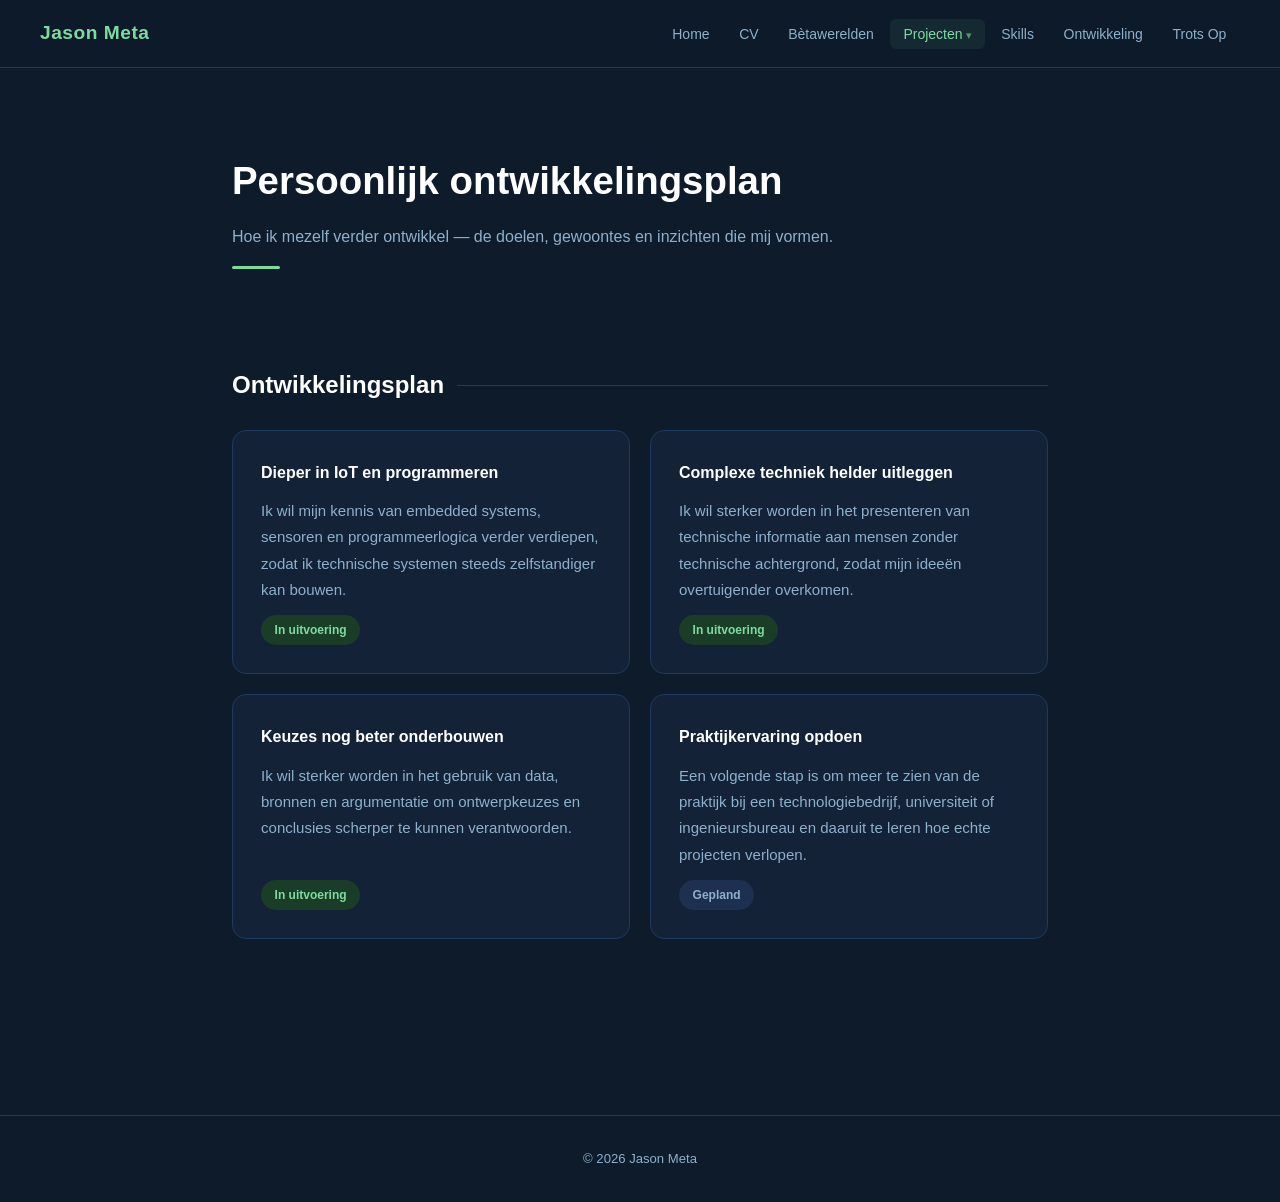
<file: personal-development.html>
<!DOCTYPE html>
<html lang="en">
<head>
  <meta charset="UTF-8" />
  <meta name="viewport" content="width=device-width, initial-scale=1.0" />
  <title>Personlijke groei — Jason Meta</title>
  <link rel="stylesheet" href="css/styles.css" />
  <style>
    .dev-grid {
      display: grid;
      grid-template-columns: 1fr 1fr;
      gap: 1.25rem;
    }
    .dev-card {
      background: var(--bg-card);
      border: 1px solid var(--border);
      border-radius: 14px;
      padding: 1.75rem;
      display: flex;
      flex-direction: column;
      gap: 0.75rem;
      transition: border-color .2s, transform .2s;
    }
    .dev-card:hover {
      border-color: var(--accent);
      transform: translateY(-2px);
    }
    .dev-card h3 {
      font-size: 1rem;
      font-weight: 700;
      color: var(--text-primary);
      margin: 0;
    }
    .dev-card p {
      color: var(--text-secondary);
      font-size: 0.94rem;
      line-height: 1.75;
      flex: 1;
    }
    .status-badge {
      display: inline-block;
      padding: 0.3rem 0.85rem;
      border-radius: 999px;
      font-size: 0.75rem;
      font-weight: 700;
      width: fit-content;
    }
    .status-active  { background: #1a3d27; color: var(--accent); }
    .status-planned { background: #1e3050; color: var(--text-secondary); }
    @media (max-width: 600px) { .dev-grid { grid-template-columns: 1fr; } }
  </style>
</head>
<body>

  <!-- ── NAVIGATION ── -->
  <nav>
    <a href="index.html" class="nav-logo">Jason Meta</a>
    <button class="hamburger" id="hamburger" aria-label="Toggle menu">
      <span></span><span></span><span></span>
    </button>
    <ul class="nav-links" id="nav-links">
      <li><a href="index.html">Home</a></li>
      <li><a href="highschool.html">CV</a></li>
      <li><a href="betawerelden.html">Bètawerelden</a></li>
      <li class="nav-item">
        <a href="projects.html" class="active">Projecten</a>
        <ul class="dropdown">
          <li><a href="project1.html">Schaakset</a></li>
          <li><a href="project2.html">E-bike</a></li>
          <li><a href="project3.html">Wijndomein</a></li>
          <li><a href="project4.html">Wegen</a></li>
        </ul>
      </li>
      <li><a href="skills.html">Skills</a></li>
      <li><a href="personal-development.html">Ontwikkeling</a></li>
      <li><a href="proud-of.html">Trots Op</a></li>
    </ul>
    </ul>
  </nav>

  <main>

    <!-- ── PAGE HEADER ── -->
    <div class="page-header">
      <h1>Persoonlijk ontwikkelingsplan</h1>
      <p>Hoe ik mezelf verder ontwikkel — de doelen, gewoontes en inzichten die mij vormen.</p>
      <div class="accent-line"></div>
    </div>

    <!-- ── DEVELOPMENT PLAN ── -->
    <section>
      <h2>Ontwikkelingsplan</h2>
      <div class="dev-grid">

        <div class="dev-card">
          <h3>Dieper in IoT en programmeren</h3>
          <p>Ik wil mijn kennis van embedded systems, sensoren en programmeerlogica verder verdiepen, zodat ik technische systemen steeds zelfstandiger kan bouwen.</p>
          <span class="status-badge status-active">In uitvoering</span>
        </div>

        <div class="dev-card">
          <h3>Complexe techniek helder uitleggen</h3>
          <p>Ik wil sterker worden in het presenteren van technische informatie aan mensen zonder technische achtergrond, zodat mijn ideeën overtuigender overkomen.</p>
          <span class="status-badge status-active">In uitvoering</span>
        </div>

        <div class="dev-card">
          <h3>Keuzes nog beter onderbouwen</h3>
          <p>Ik wil sterker worden in het gebruik van data, bronnen en argumentatie om ontwerpkeuzes en conclusies scherper te kunnen verantwoorden.</p>
          <span class="status-badge status-active">In uitvoering</span>
        </div>

        <div class="dev-card">
          <h3>Praktijkervaring opdoen</h3>
          <p>Een volgende stap is om meer te zien van de praktijk bij een technologiebedrijf, universiteit of ingenieursbureau en daaruit te leren hoe echte projecten verlopen.</p>
          <span class="status-badge status-planned">Gepland</span>
        </div>

      </div>
    </section>


  </main>

  <footer>
    <p>© 2026 Jason Meta</p>
  </footer>

  <script>
    const hamburger = document.getElementById('hamburger');
    const navLinks  = document.getElementById('nav-links');
    hamburger.addEventListener('click', () => navLinks.classList.toggle('open'));
  </script>

</body>
</html>
</file>
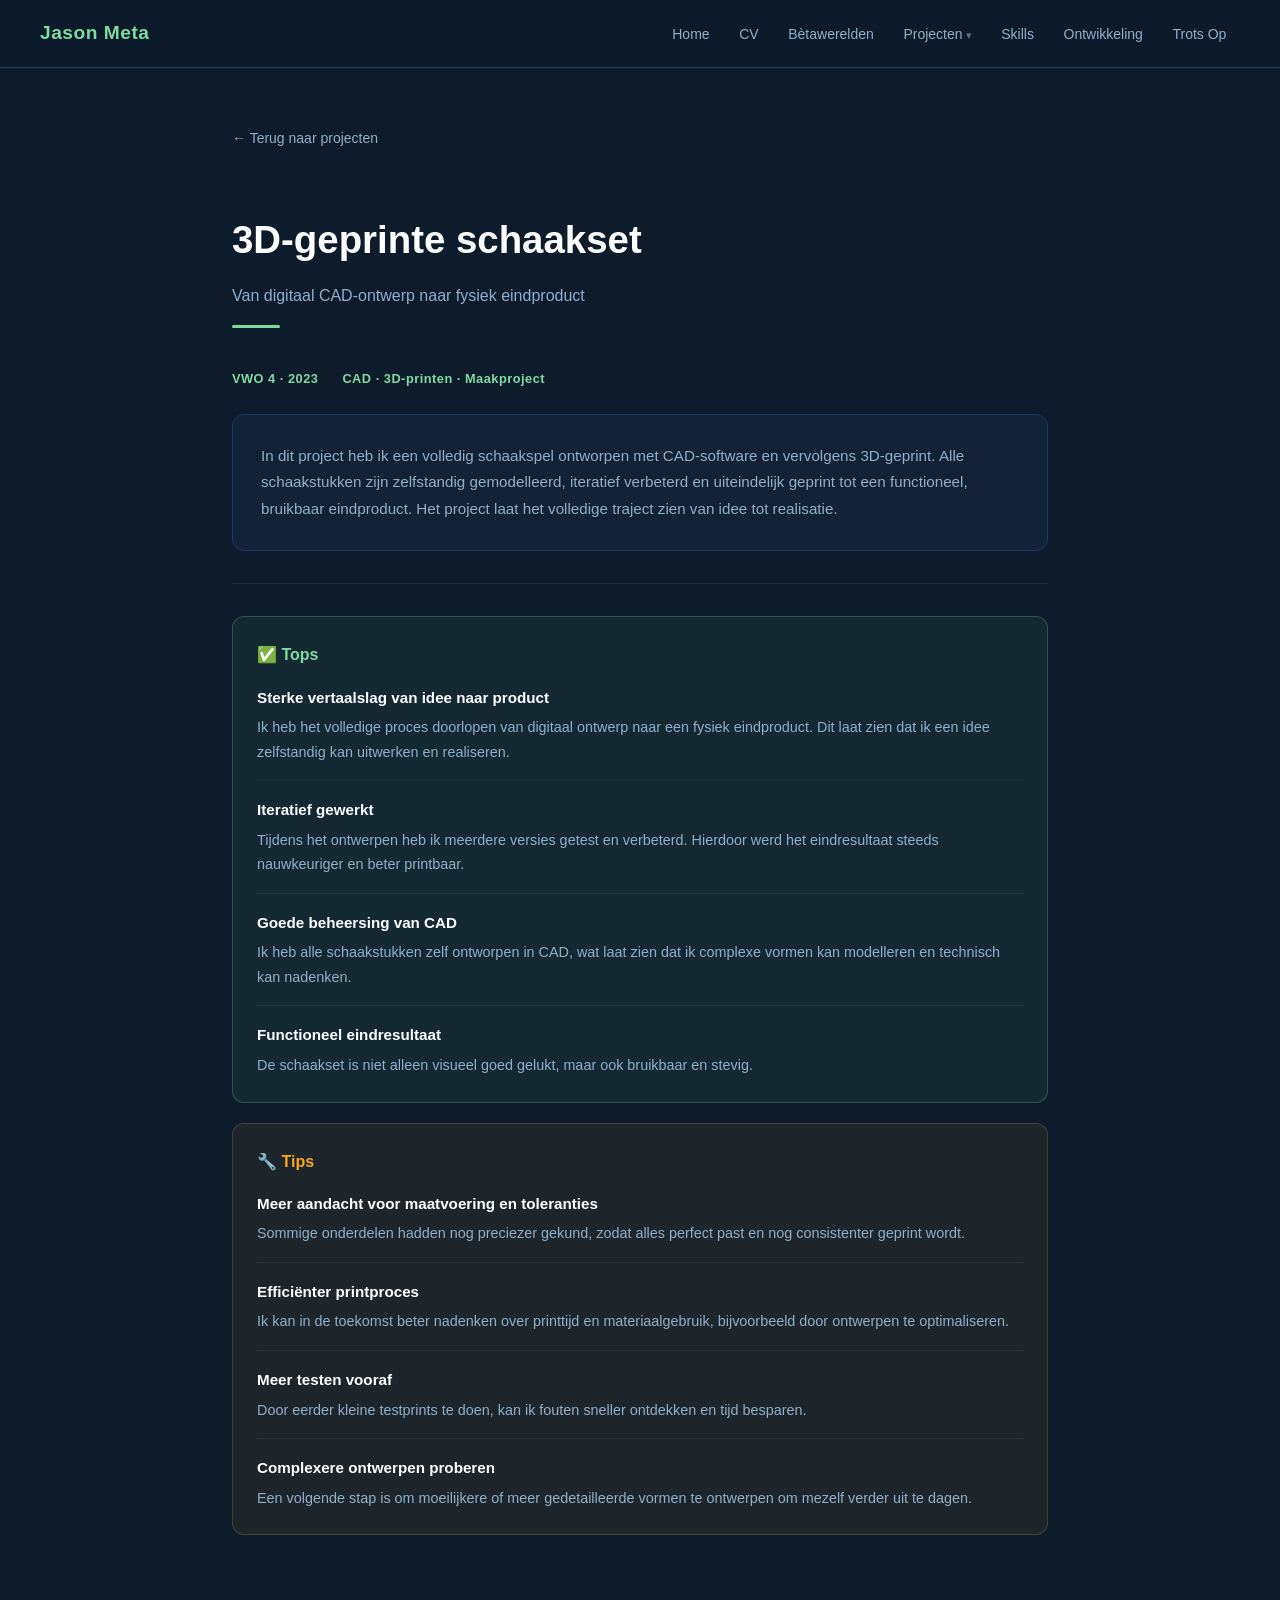
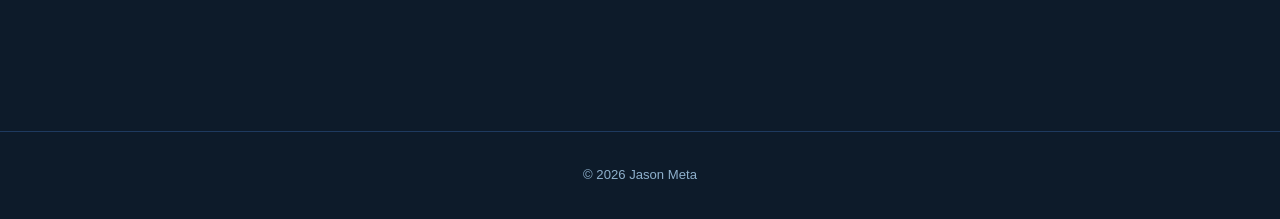
<file: project1.html>
<!DOCTYPE html>
<html lang="en">
<head>
  <meta charset="UTF-8" />
  <meta name="viewport" content="width=device-width, initial-scale=1.0" />
  <title>Project 1: 3D-geprinte schaakset — Jason Meta</title>
  <link rel="stylesheet" href="css/styles.css" />
  <style>
    .feedback-section {
      margin-top: 2rem;
    }
    .feedback-block {
      border-radius: 12px;
      padding: 1.5rem;
      margin-bottom: 1.25rem;
    }
    .feedback-block.tops {
      background: rgba(126, 219, 160, 0.07);
      border: 1px solid rgba(126, 219, 160, 0.25);
    }
    .feedback-block.tips {
      background: rgba(255, 180, 80, 0.07);
      border: 1px solid rgba(255, 180, 80, 0.2);
    }
    .feedback-heading {
      font-size: 1rem;
      font-weight: 700;
      margin-bottom: 1rem;
      display: flex;
      align-items: center;
      gap: 0.5rem;
    }
    .feedback-heading.tops {
      color: var(--accent);
    }
    .feedback-heading.tips {
      color: #f5a623;
    }
    .feedback-item {
      margin-bottom: 1rem;
      padding-bottom: 1rem;
      border-bottom: 1px solid rgba(255,255,255,0.05);
    }
    .feedback-item:last-child {
      margin-bottom: 0;
      padding-bottom: 0;
      border-bottom: none;
    }
    .feedback-item-title {
      font-weight: 600;
      font-size: 0.95rem;
      color: var(--text-primary);
      margin-bottom: 0.3rem;
    }
    .feedback-item-desc {
      font-size: 0.9rem;
      color: var(--text-secondary);
      line-height: 1.7;
    }
    .project-meta-bar {
      display: flex;
      gap: 1.5rem;
      flex-wrap: wrap;
      margin-bottom: 1.5rem;
    }
    .meta-tag {
      font-size: 0.8rem;
      color: var(--accent);
      font-weight: 600;
      letter-spacing: 0.5px;
    }
    .back-link {
      display: inline-flex;
      align-items: center;
      gap: 0.4rem;
      color: var(--text-secondary);
      text-decoration: none;
      font-size: 0.875rem;
      margin-bottom: 2rem;
      transition: color 0.2s;
    }
    .back-link:hover {
      color: var(--accent);
    }
    .divider {
      border: none;
      border-top: 1px solid rgba(255,255,255,0.07);
      margin: 2rem 0;
    }
  </style>
</head>
<body>

  <!-- ── NAVIGATION ── -->
  <nav>
    <a href="index.html" class="nav-logo">Jason Meta</a>
    <button class="hamburger" id="hamburger" aria-label="Toggle menu">
      <span></span><span></span><span></span>
    </button>
    <ul class="nav-links" id="nav-links">
      <li><a href="index.html">Home</a></li>
      <li><a href="highschool.html">CV</a></li>
      <li><a href="betawerelden.html">Bètawerelden</a></li>
      <li class="nav-item">
        <a href="projects.html">Projecten</a>
        <ul class="dropdown">
          <li><a href="project1.html">Schaakset</a></li>
          <li><a href="project2.html">E-bike</a></li>
          <li><a href="project3.html">Wijndomein</a></li>
          <li><a href="project4.html">Wegen</a></li>
        </ul>
      </li>
      <li><a href="skills.html">Skills</a></li>
      <li><a href="personal-development.html">Ontwikkeling</a></li>
      <li><a href="proud-of.html">Trots Op</a></li>
    </ul>
  </nav>

  <main>

    <a href="projects.html" class="back-link">← Terug naar projecten</a>

    <!-- ── PAGE HEADER ── -->
    <div class="page-header">
      <h1>3D-geprinte schaakset</h1>
      <p>Van digitaal CAD-ontwerp naar fysiek eindproduct</p>
      <div class="accent-line"></div>
    </div>

    <div class="project-meta-bar">
      <span class="meta-tag">VWO 4 · 2023</span>
      <span class="meta-tag">CAD · 3D-printen · Maakproject</span>
    </div>

    <!-- ── PROJECT DESCRIPTION ── -->
    <div class="card">
      <p style="color: var(--text-secondary); font-size: 0.95rem; line-height: 1.75;">
        In dit project heb ik een volledig schaakspel ontworpen met CAD-software en vervolgens 
        3D-geprint. Alle schaakstukken zijn zelfstandig gemodelleerd, iteratief verbeterd en 
        uiteindelijk geprint tot een functioneel, bruikbaar eindproduct. Het project laat het 
        volledige traject zien van idee tot realisatie.
      </p>
    </div>

    <hr class="divider" />

    <!-- ── FEEDBACK ── -->
    <div class="feedback-section">

      <div class="feedback-block tops">
        <div class="feedback-heading tops">✅ Tops</div>

        <div class="feedback-item">
          <div class="feedback-item-title">Sterke vertaalslag van idee naar product</div>
          <div class="feedback-item-desc">
            Ik heb het volledige proces doorlopen van digitaal ontwerp naar een fysiek eindproduct. 
            Dit laat zien dat ik een idee zelfstandig kan uitwerken en realiseren.
          </div>
        </div>

        <div class="feedback-item">
          <div class="feedback-item-title">Iteratief gewerkt</div>
          <div class="feedback-item-desc">
            Tijdens het ontwerpen heb ik meerdere versies getest en verbeterd. Hierdoor werd 
            het eindresultaat steeds nauwkeuriger en beter printbaar.
          </div>
        </div>

        <div class="feedback-item">
          <div class="feedback-item-title">Goede beheersing van CAD</div>
          <div class="feedback-item-desc">
            Ik heb alle schaakstukken zelf ontworpen in CAD, wat laat zien dat ik complexe 
            vormen kan modelleren en technisch kan nadenken.
          </div>
        </div>

        <div class="feedback-item">
          <div class="feedback-item-title">Functioneel eindresultaat</div>
          <div class="feedback-item-desc">
            De schaakset is niet alleen visueel goed gelukt, maar ook bruikbaar en stevig.
          </div>
        </div>
      </div>

      <div class="feedback-block tips">
        <div class="feedback-heading tips">🔧 Tips</div>

        <div class="feedback-item">
          <div class="feedback-item-title">Meer aandacht voor maatvoering en toleranties</div>
          <div class="feedback-item-desc">
            Sommige onderdelen hadden nog preciezer gekund, zodat alles perfect past en 
            nog consistenter geprint wordt.
          </div>
        </div>

        <div class="feedback-item">
          <div class="feedback-item-title">Efficiënter printproces</div>
          <div class="feedback-item-desc">
            Ik kan in de toekomst beter nadenken over printtijd en materiaalgebruik, 
            bijvoorbeeld door ontwerpen te optimaliseren.
          </div>
        </div>

        <div class="feedback-item">
          <div class="feedback-item-title">Meer testen vooraf</div>
          <div class="feedback-item-desc">
            Door eerder kleine testprints te doen, kan ik fouten sneller ontdekken en tijd besparen.
          </div>
        </div>

        <div class="feedback-item">
          <div class="feedback-item-title">Complexere ontwerpen proberen</div>
          <div class="feedback-item-desc">
            Een volgende stap is om moeilijkere of meer gedetailleerde vormen te ontwerpen 
            om mezelf verder uit te dagen.
          </div>
        </div>
      </div>

    </div>

  </main>

  <footer>
    <p>© 2026 Jason Meta</p>
  </footer>

  <script>
    const hamburger = document.getElementById('hamburger');
    const navLinks  = document.getElementById('nav-links');
    hamburger.addEventListener('click', () => navLinks.classList.toggle('open'));
  </script>

</body>
</html>
</file>
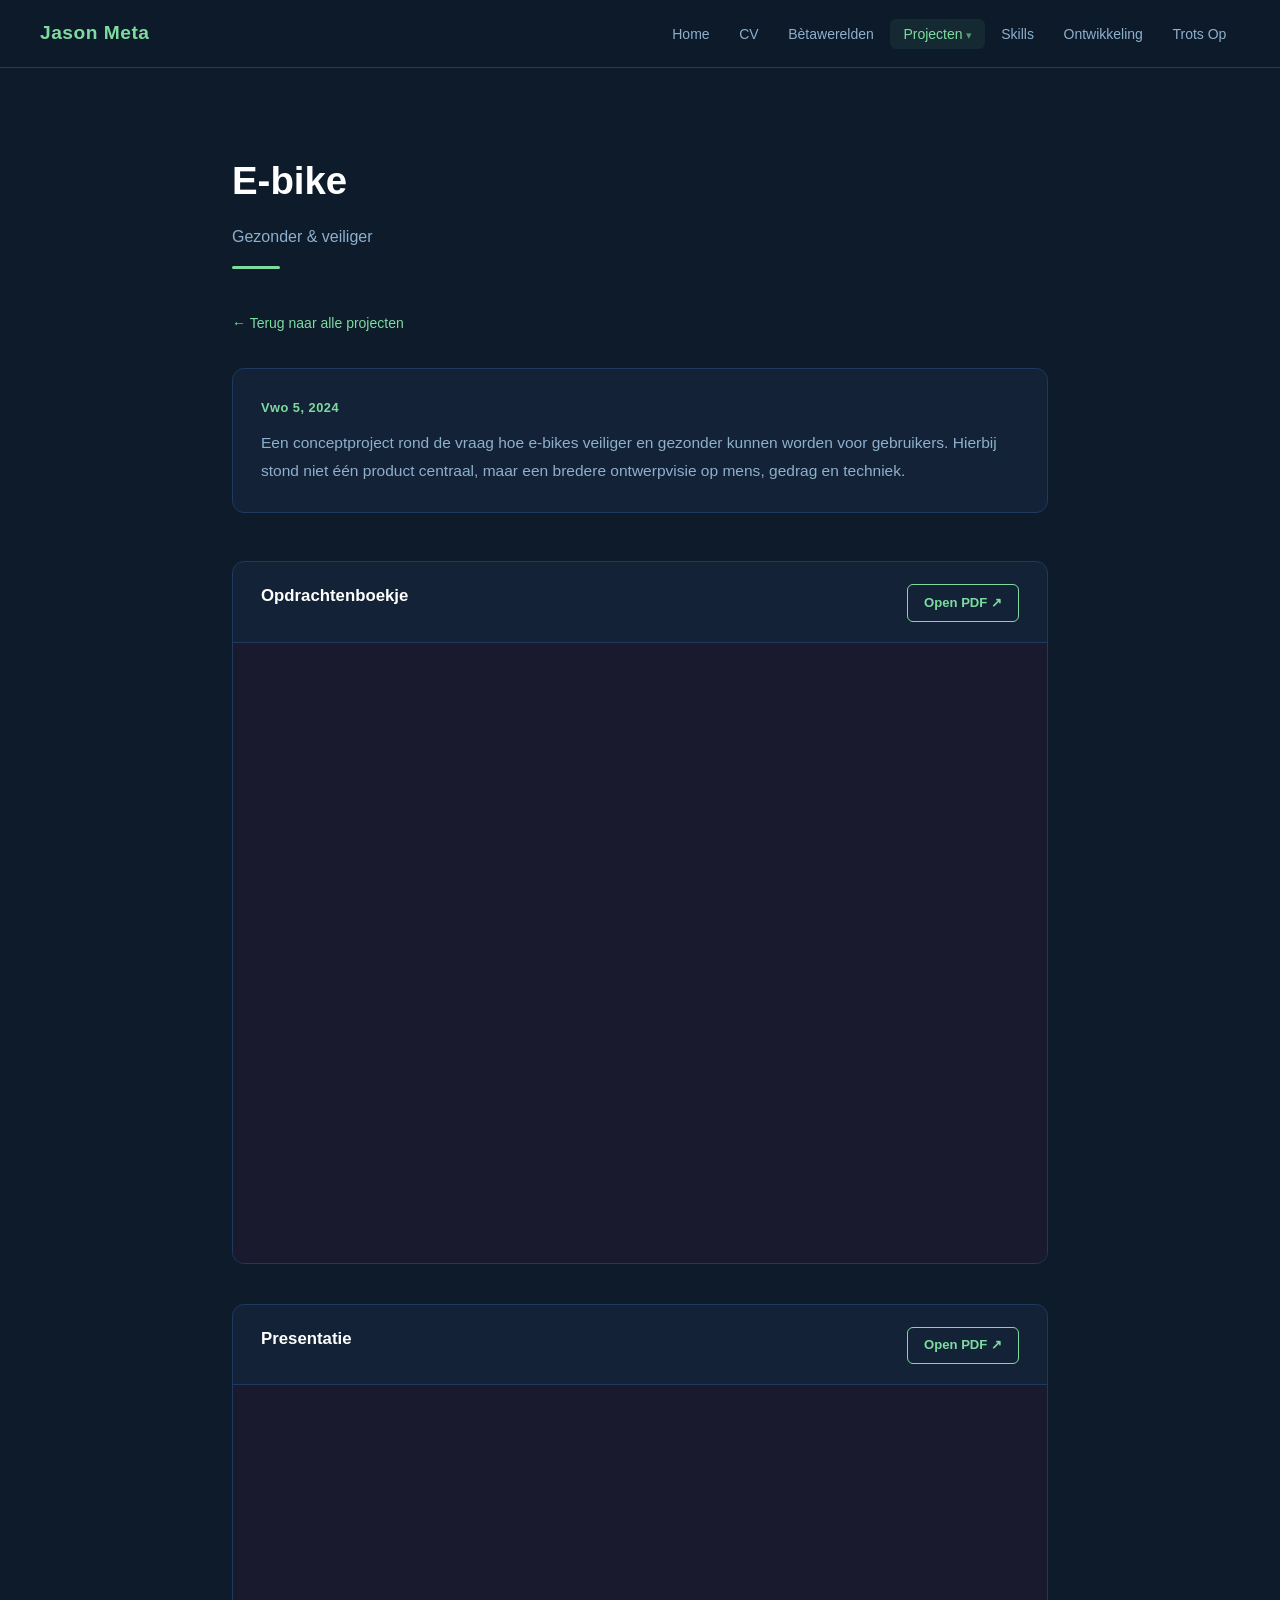
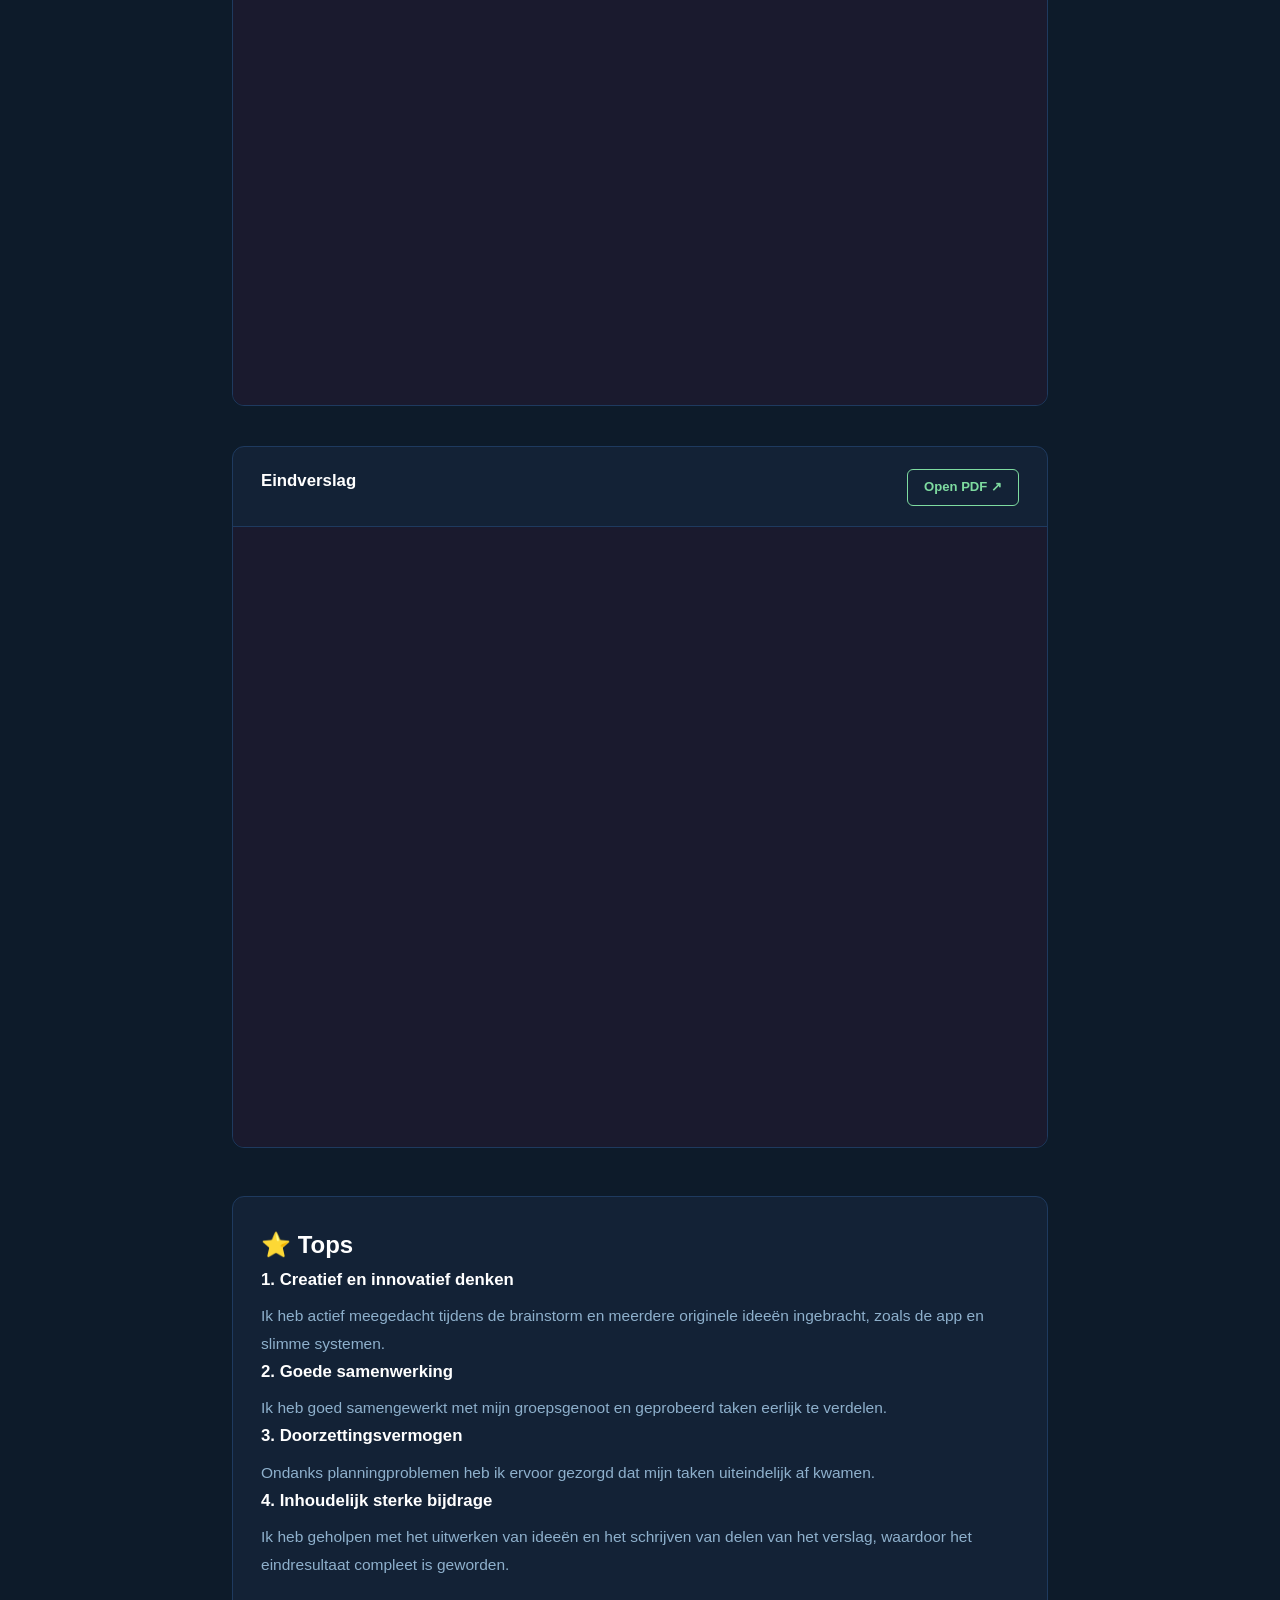
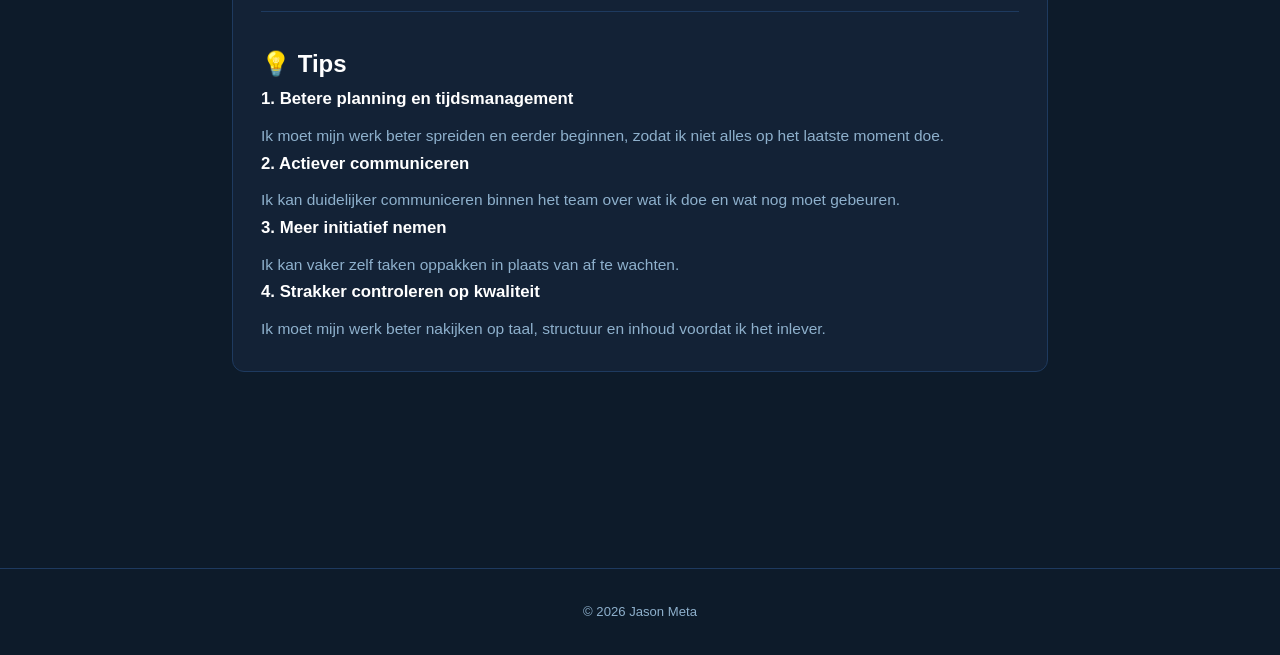
<file: project2.html>
<!DOCTYPE html>
<html lang="en">
<head>
  <meta charset="UTF-8" />
  <meta name="viewport" content="width=device-width, initial-scale=1.0" />
  <title>E-bike: gezonder & veiliger — Jason Meta</title>
  <link rel="stylesheet" href="css/styles.css" />
</head>
<body>

  <!-- ── NAVIGATION ── -->
  <nav>
    <a href="index.html" class="nav-logo">Jason Meta</a>
    <button class="hamburger" id="hamburger" aria-label="Toggle menu">
      <span></span><span></span><span></span>
    </button>
    <ul class="nav-links" id="nav-links">
      <li><a href="index.html">Home</a></li>
      <li><a href="highschool.html">CV</a></li>
      <li><a href="betawerelden.html">Bètawerelden</a></li>
      <li class="nav-item">
        <a href="projects.html" class="active">Projecten</a>
        <ul class="dropdown">
          <li><a href="project1.html">Schaakset</a></li>
          <li><a href="project2.html">E-bike</a></li>
          <li><a href="project3.html">Wijndomein</a></li>
          <li><a href="project4.html">Wegen</a></li>
        </ul>
      </li>
      <li><a href="skills.html">Skills</a></li>
      <li><a href="personal-development.html">Ontwikkeling</a></li>
      <li><a href="proud-of.html">Trots Op</a></li>
    </ul>
    </ul>
  </nav>

  <main>

    <!-- ── PAGE HEADER ── -->
    <div class="page-header">
      <h1>E-bike</h1>
      <p>Gezonder & veiliger</p>
      <div class="accent-line"></div>
    </div>

    <!-- Back link -->
    <p style="margin-bottom: 2rem;">
      <a href="projects.html" style="color: var(--accent); text-decoration: none; font-size: 0.875rem;">
        ← Terug naar alle projecten
      </a>
    </p>

    <!-- ── PROJECT DESCRIPTION ── -->
    <div class="card" style="margin-bottom: 3rem;">
      <div class="card-meta">Vwo 5, 2024</div>
      <p>
        Een conceptproject rond de vraag hoe e-bikes veiliger en gezonder kunnen worden 
        voor gebruikers. Hierbij stond niet één product centraal, maar een bredere 
        ontwerpvisie op mens, gedrag en techniek.
      </p>
    </div>

    <!--
      ════════════════════════════════════════════
      HOW TO ADD YOUR PDFs:
        1. Place your PDF files in the /pdfs/ folder.
        2. Update the src= and href= values below to match your file names.
        3. Update each title and description.
      ════════════════════════════════════════════
    -->


    
    <!-- ── PDF 3 ── -->
    <div class="pdf-container">
      <div class="pdf-header">
        <div class="pdf-header-text">
          <h3>Opdrachtenboekje</h3>
          <p></p>
        </div>
        <a class="pdf-open-btn" href="pdfs/fiets3.pdf" target="_blank">Open PDF ↗</a>
      </div>
      <iframe
        class="pdf-embed"
        src="pdfs/fiets3.pdf"
        title="Project 1 — Document 3">
        <p>Your browser does not support embedded PDFs.
          <a href="pdfs/fiets3.pdf" target="_blank">Click here to open the PDF.</a>
        </p>
      </iframe>
    </div>
    
    <!-- ── PDF 1 ── -->
    <div class="pdf-container">
      <div class="pdf-header">
        <div class="pdf-header-text">
          <h3>Presentatie</h3>
          <p></p>
        </div>
        <a class="pdf-open-btn" href="pdfs/fiets1.pdf" target="_blank">Open PDF ↗</a>
      </div>
      <iframe
        class="pdf-embed"
        src="pdfs/fiets1.pdf"
        title="Project 1 — Document 1">
        <p>Your browser does not support embedded PDFs.
          <a href="pdfs/fiets1.pdf" target="_blank">Click here to open the PDF.</a>
        </p>
      </iframe>
    </div>

    <!-- ── PDF 2 ── -->
    <div class="pdf-container">
      <div class="pdf-header">
        <div class="pdf-header-text">
          <h3>Eindverslag</h3>
          <p></p>
        </div>
        <a class="pdf-open-btn" href="pdfs/fiets2.pdf" target="_blank">Open PDF ↗</a>
      </div>
      <iframe
        class="pdf-embed"
        src="pdfs/fiets2.pdf"
        title="Project 1 — Document 2">
        <p>Your browser does not support embedded PDFs.
          <a href="pdfs/fiets2.pdf" target="_blank">Click here to open the PDF.</a>
        </p>
      </iframe>
    </div>


    <!-- ── REFLECTIE ── -->
    <div class="card" style="margin-top: 3rem;">

      <h2>⭐ Tops</h2>

      <h3>1. Creatief en innovatief denken</h3>
      <p>Ik heb actief meegedacht tijdens de brainstorm en meerdere originele ideeën ingebracht, zoals de app en slimme systemen.</p>

      <h3>2. Goede samenwerking</h3>
      <p>Ik heb goed samengewerkt met mijn groepsgenoot en geprobeerd taken eerlijk te verdelen.</p>

      <h3>3. Doorzettingsvermogen</h3>
      <p>Ondanks planningproblemen heb ik ervoor gezorgd dat mijn taken uiteindelijk af kwamen.</p>

      <h3>4. Inhoudelijk sterke bijdrage</h3>
      <p>Ik heb geholpen met het uitwerken van ideeën en het schrijven van delen van het verslag, waardoor het eindresultaat compleet is geworden.</p>

      <hr style="margin: 2rem 0; border: none; border-top: 1px solid var(--border, #e5e7eb);" />

      <h2>💡 Tips</h2>

      <h3>1. Betere planning en tijdsmanagement</h3>
      <p>Ik moet mijn werk beter spreiden en eerder beginnen, zodat ik niet alles op het laatste moment doe.</p>

      <h3>2. Actiever communiceren</h3>
      <p>Ik kan duidelijker communiceren binnen het team over wat ik doe en wat nog moet gebeuren.</p>

      <h3>3. Meer initiatief nemen</h3>
      <p>Ik kan vaker zelf taken oppakken in plaats van af te wachten.</p>

      <h3>4. Strakker controleren op kwaliteit</h3>
      <p>Ik moet mijn werk beter nakijken op taal, structuur en inhoud voordat ik het inlever.</p>

    </div>

  </main>

  <footer>
    <p>© 2026 Jason Meta</p>
  </footer>

  <script>
    const hamburger = document.getElementById('hamburger');
    const navLinks  = document.getElementById('nav-links');
    hamburger.addEventListener('click', () => navLinks.classList.toggle('open'));
  </script>

</body>
</html>
</file>
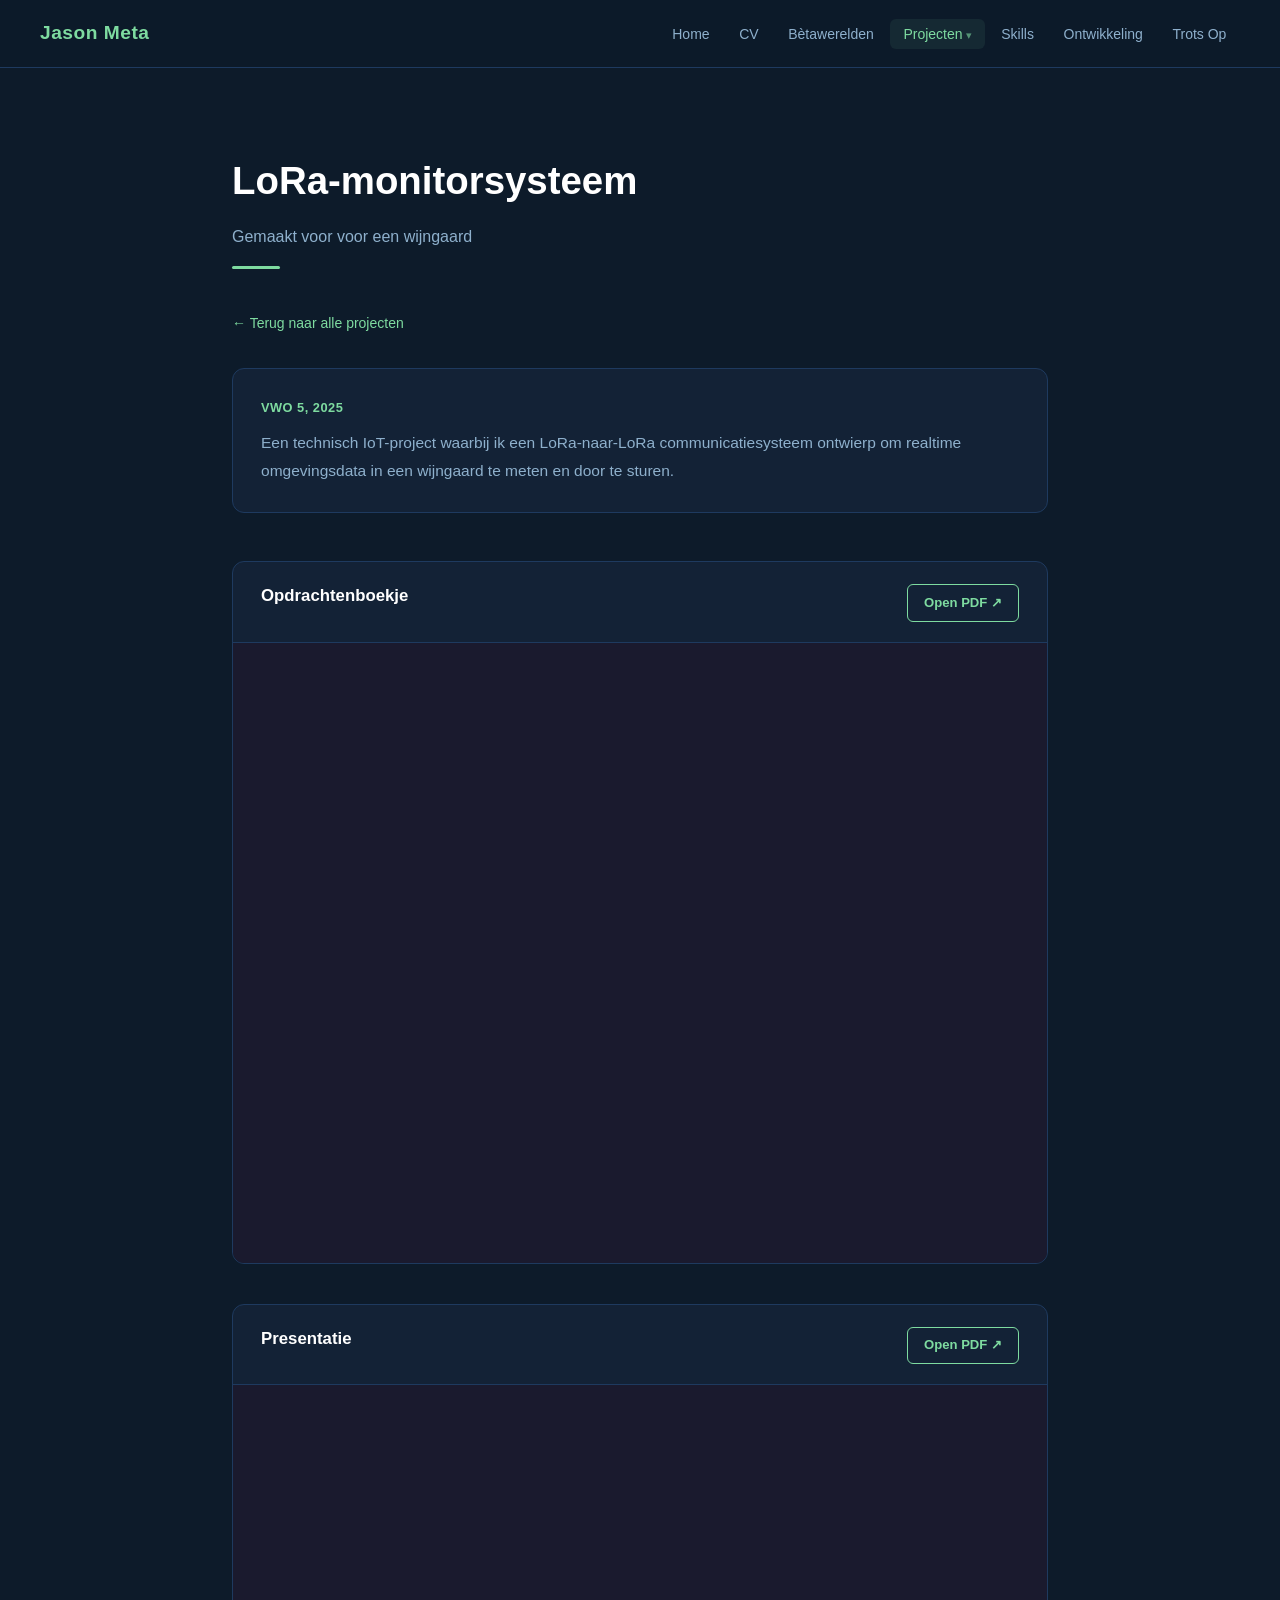
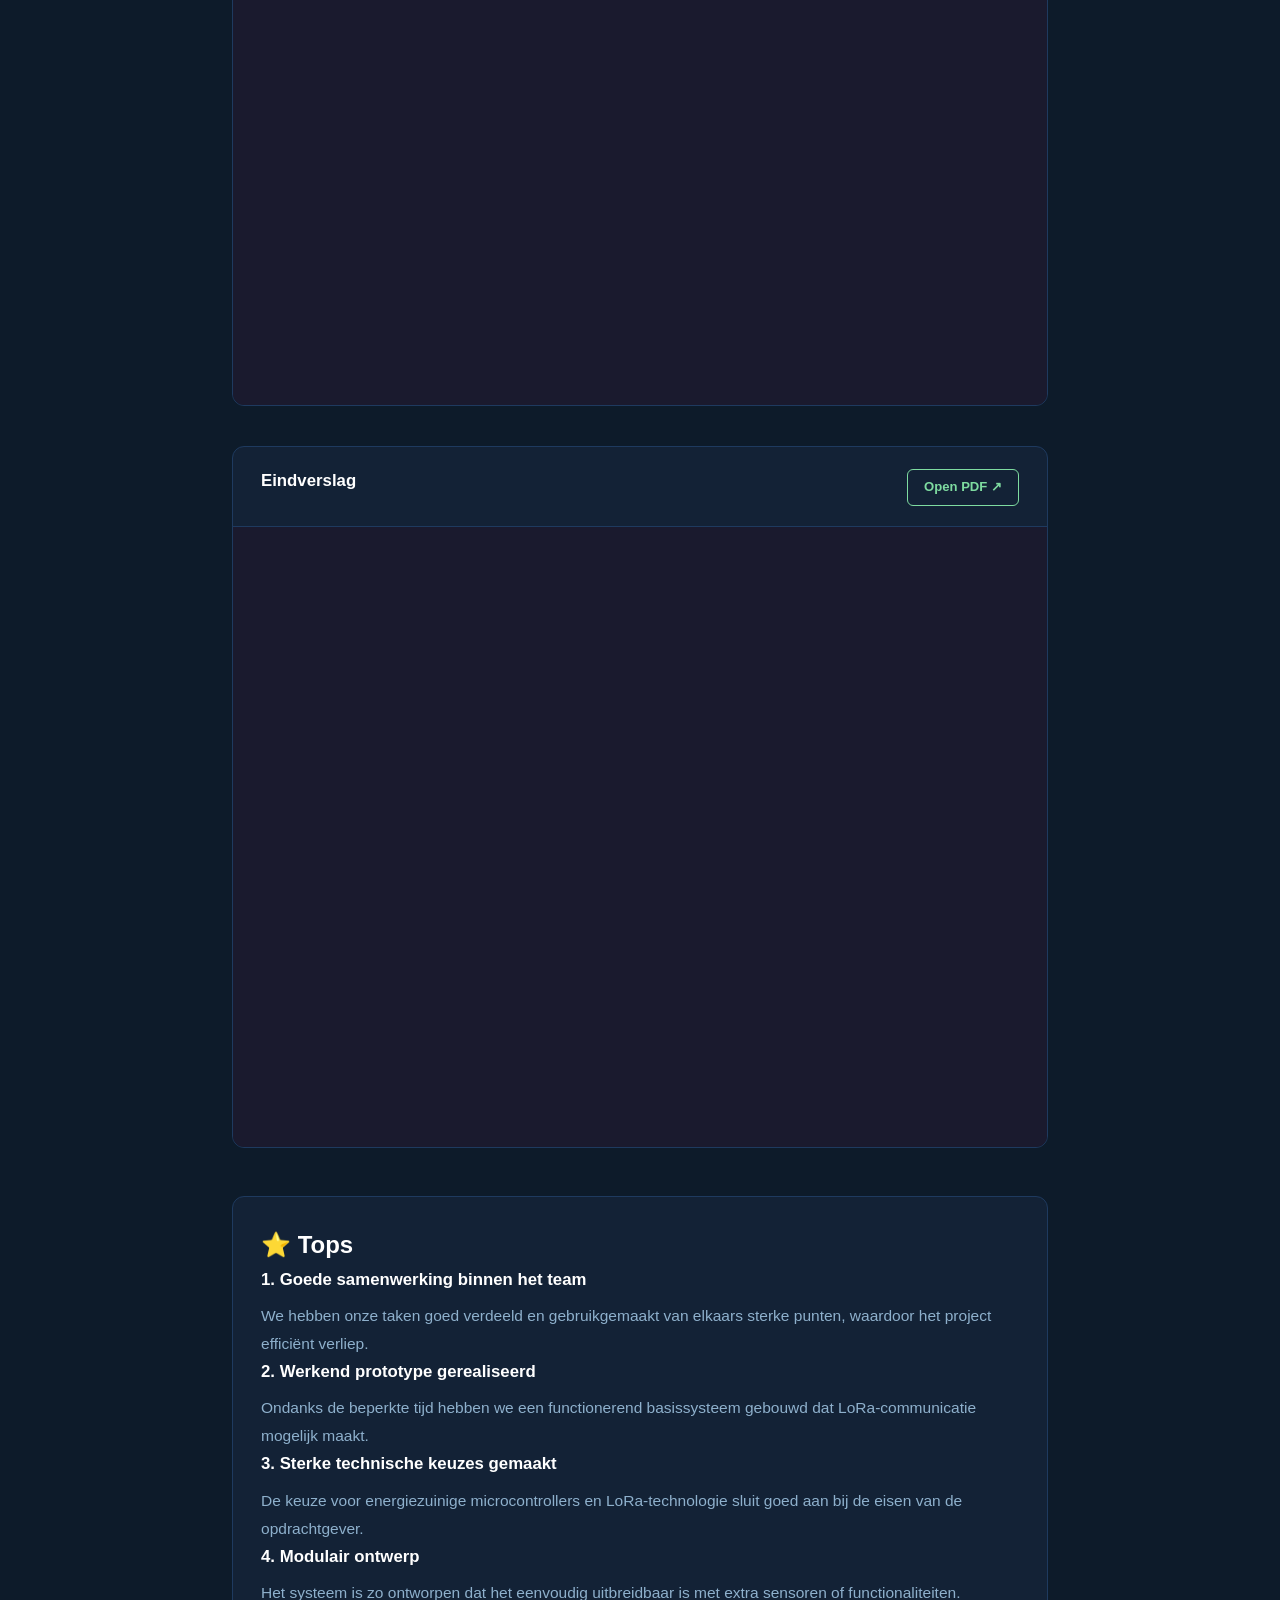
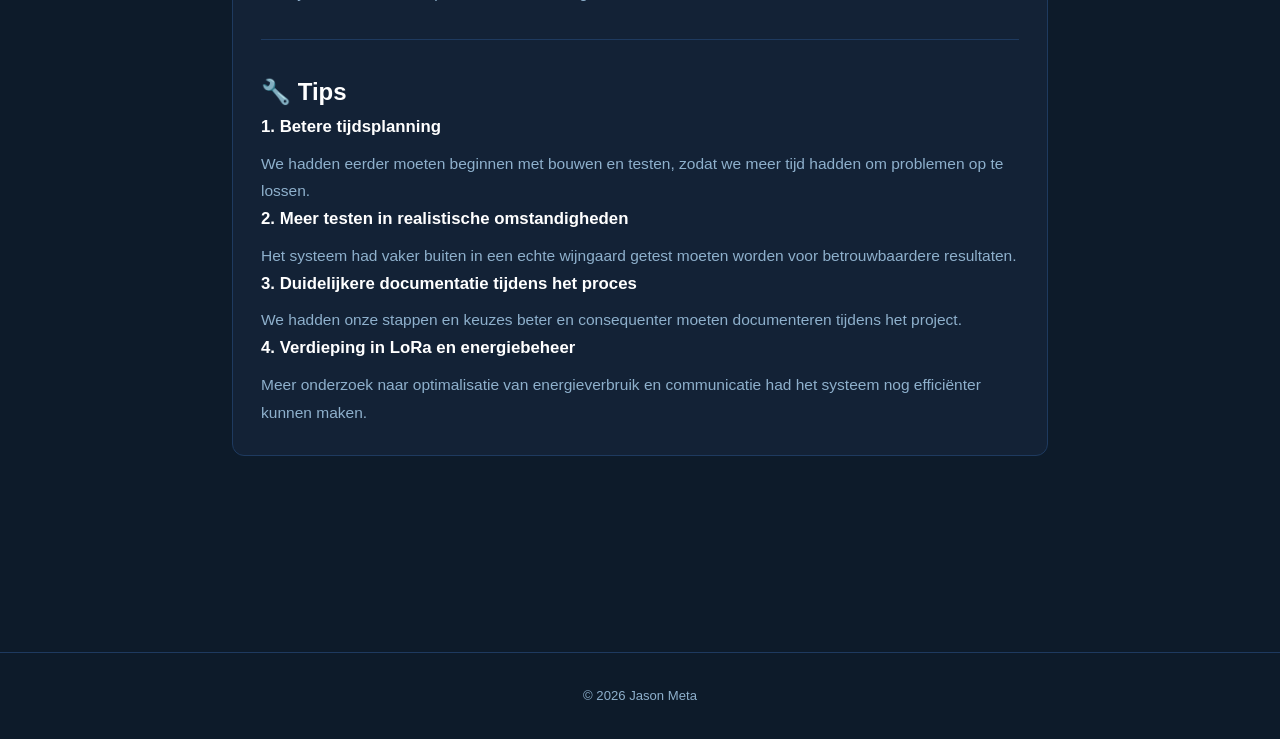
<file: project3.html>
<!DOCTYPE html>
<html lang="en">
<head>
  <meta charset="UTF-8" />
  <meta name="viewport" content="width=device-width, initial-scale=1.0" />
  <title>LoRa-monitorsysteem voor een wijngaard — Jason Meta</title>
  <link rel="stylesheet" href="css/styles.css" />
</head>
<body>

  <!-- ── NAVIGATION ── -->
  <nav>
    <a href="index.html" class="nav-logo">Jason Meta</a>
    <button class="hamburger" id="hamburger" aria-label="Toggle menu">
      <span></span><span></span><span></span>
    </button>
    <ul class="nav-links" id="nav-links">
      <li><a href="index.html">Home</a></li>
      <li><a href="highschool.html">CV</a></li>
      <li><a href="betawerelden.html">Bètawerelden</a></li>
      <li class="nav-item">
        <a href="projects.html" class="active">Projecten</a>
        <ul class="dropdown">
          <li><a href="project1.html">Schaakset</a></li>
          <li><a href="project2.html">E-bike</a></li>
          <li><a href="project3.html">Wijndomein</a></li>
          <li><a href="project4.html">Wegen</a></li>
        </ul>
      </li>
      <li><a href="skills.html">Skills</a></li>
      <li><a href="personal-development.html">Ontwikkeling</a></li>
      <li><a href="proud-of.html">Trots Op</a></li>
    </ul>
    </ul>
  </nav>

  <main>

    <!-- ── PAGE HEADER ── -->
    <div class="page-header">
      <h1>LoRa-monitorsysteem</h1>
      <p>Gemaakt voor voor een wijngaard</p>
      <div class="accent-line"></div>
    </div>

    <!-- Back link -->
    <p style="margin-bottom: 2rem;">
      <a href="projects.html" style="color: var(--accent); text-decoration: none; font-size: 0.875rem;">
        ← Terug naar alle projecten
      </a>
    </p>

    <!-- ── PROJECT DESCRIPTION ── -->
    <div class="card" style="margin-bottom: 3rem;">
      <div class="card-meta">VWO 5, 2025</div>
      <p>
        Een technisch IoT-project waarbij ik een LoRa-naar-LoRa communicatiesysteem 
            ontwierp om realtime omgevingsdata in een wijngaard te meten en door te sturen.
      </p>
    </div>

    <!-- ── PDF 1 ── -->
    <div class="pdf-container">
      <div class="pdf-header">
        <div class="pdf-header-text">
          <h3>Opdrachtenboekje</h3>
          <p></p>
        </div>
        <a class="pdf-open-btn" href="pdfs/wijn1.pdf" target="_blank">Open PDF ↗</a>
      </div>
      <iframe
        class="pdf-embed"
        src="pdfs/wijn1.pdf"
        title="Project 2 — Document 1">
        <p>Your browser does not support embedded PDFs.
          <a href="pdfs/wijn1.pdf" target="_blank">Click here to open the PDF.</a>
        </p>
      </iframe>
    </div>

    <!-- ── PDF 2 ── -->
    <div class="pdf-container">
      <div class="pdf-header">
        <div class="pdf-header-text">
          <h3>Presentatie</h3>
          <p></p>
        </div>
        <a class="pdf-open-btn" href="pdfs/wijn2.pdf" target="_blank">Open PDF ↗</a>
      </div>
      <iframe
        class="pdf-embed"
        src="pdfs/wijn2.pdf"
        title="Project 2 — Document 2">
        <p>Your browser does not support embedded PDFs.
          <a href="pdfs/wijn2.pdf" target="_blank">Click here to open the PDF.</a>
        </p>
      </iframe>
    </div>

    <!-- ── PDF 3 ── -->
    <div class="pdf-container">
      <div class="pdf-header">
        <div class="pdf-header-text">
          <h3>Eindverslag</h3>
          <p></p>
        </div>
        <a class="pdf-open-btn" href="pdfs/wijn3.pdf" target="_blank">Open PDF ↗</a>
      </div>
      <iframe
        class="pdf-embed"
        src="pdfs/wijn3.pdf"
        title="Project 2 — Document 3">
        <p>Your browser does not support embedded PDFs.
          <a href="pdfs/wijn3.pdf" target="_blank">Click here to open the PDF.</a>
        </p>
      </iframe>
    </div>

    <!-- ── REFLECTIE ── -->
    <div class="card" style="margin-top: 3rem;">

      <h2>⭐ Tops</h2>

      <h3>1. Goede samenwerking binnen het team</h3>
      <p>We hebben onze taken goed verdeeld en gebruikgemaakt van elkaars sterke punten, waardoor het project efficiënt verliep.</p>

      <h3>2. Werkend prototype gerealiseerd</h3>
      <p>Ondanks de beperkte tijd hebben we een functionerend basissysteem gebouwd dat LoRa-communicatie mogelijk maakt.</p>

      <h3>3. Sterke technische keuzes gemaakt</h3>
      <p>De keuze voor energiezuinige microcontrollers en LoRa-technologie sluit goed aan bij de eisen van de opdrachtgever.</p>

      <h3>4. Modulair ontwerp</h3>
      <p>Het systeem is zo ontworpen dat het eenvoudig uitbreidbaar is met extra sensoren of functionaliteiten.</p>

      <hr style="margin: 2rem 0; border: none; border-top: 1px solid var(--border, #e5e7eb);" />

      <h2>🔧 Tips</h2>

      <h3>1. Betere tijdsplanning</h3>
      <p>We hadden eerder moeten beginnen met bouwen en testen, zodat we meer tijd hadden om problemen op te lossen.</p>

      <h3>2. Meer testen in realistische omstandigheden</h3>
      <p>Het systeem had vaker buiten in een echte wijngaard getest moeten worden voor betrouwbaardere resultaten.</p>

      <h3>3. Duidelijkere documentatie tijdens het proces</h3>
      <p>We hadden onze stappen en keuzes beter en consequenter moeten documenteren tijdens het project.</p>

      <h3>4. Verdieping in LoRa en energiebeheer</h3>
      <p>Meer onderzoek naar optimalisatie van energieverbruik en communicatie had het systeem nog efficiënter kunnen maken.</p>

    </div>

  </main>

  <footer>
    <p>© 2026 Jason Meta</p>
  </footer>

  <script>
    const hamburger = document.getElementById('hamburger');
    const navLinks  = document.getElementById('nav-links');
    hamburger.addEventListener('click', () => navLinks.classList.toggle('open'));
  </script>

</body>
</html>
</file>
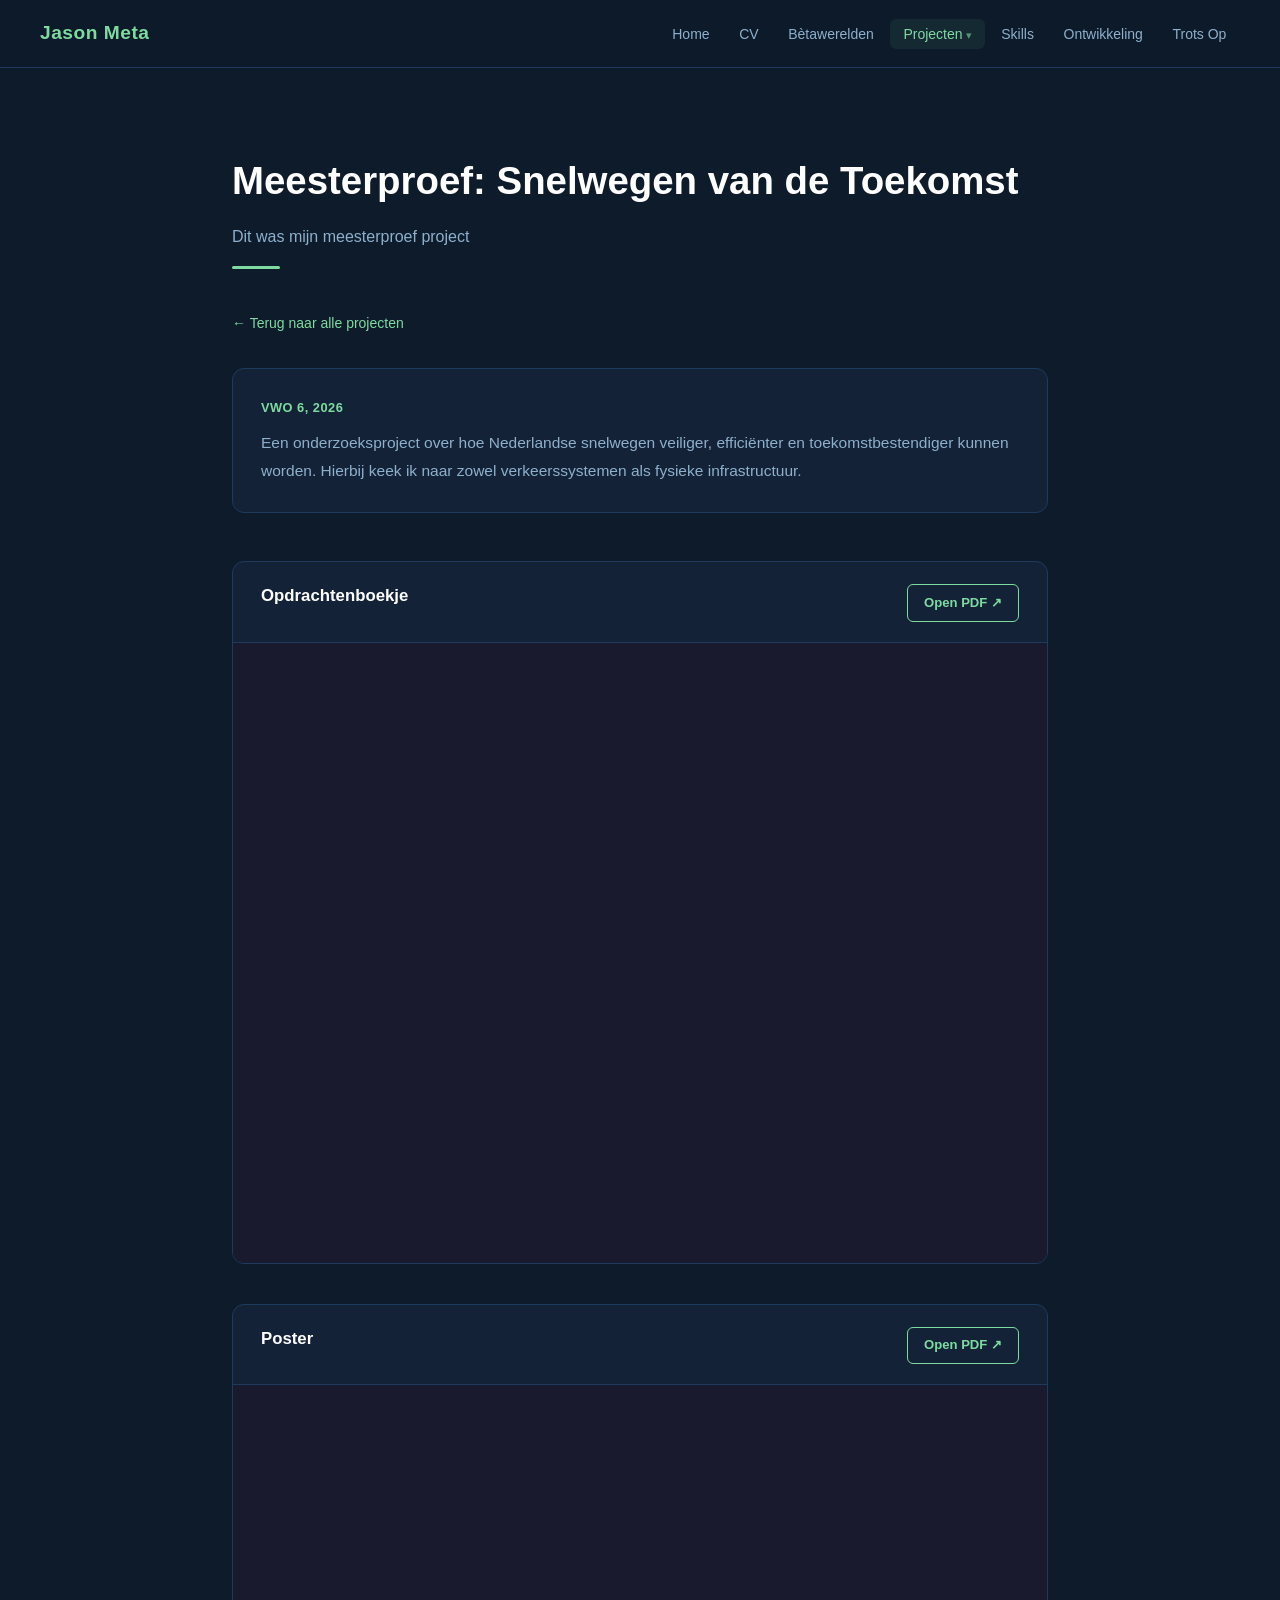
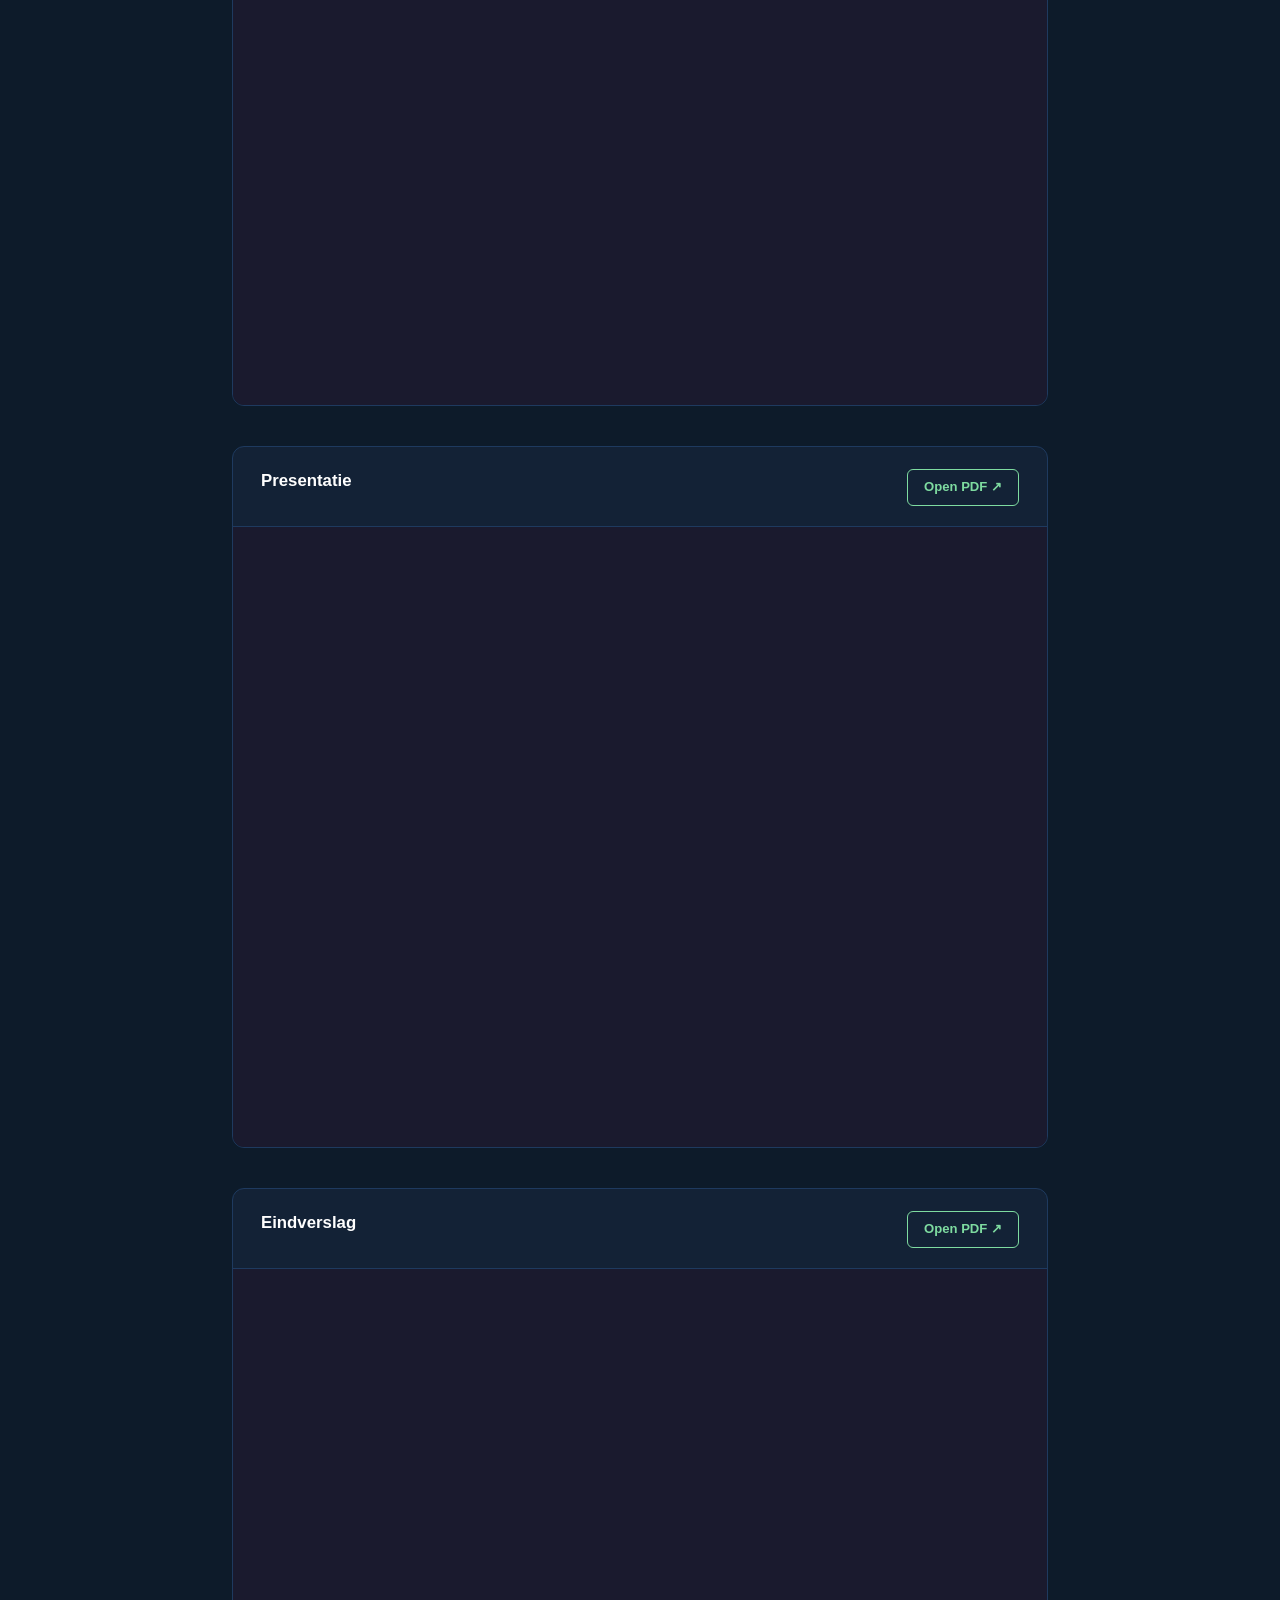
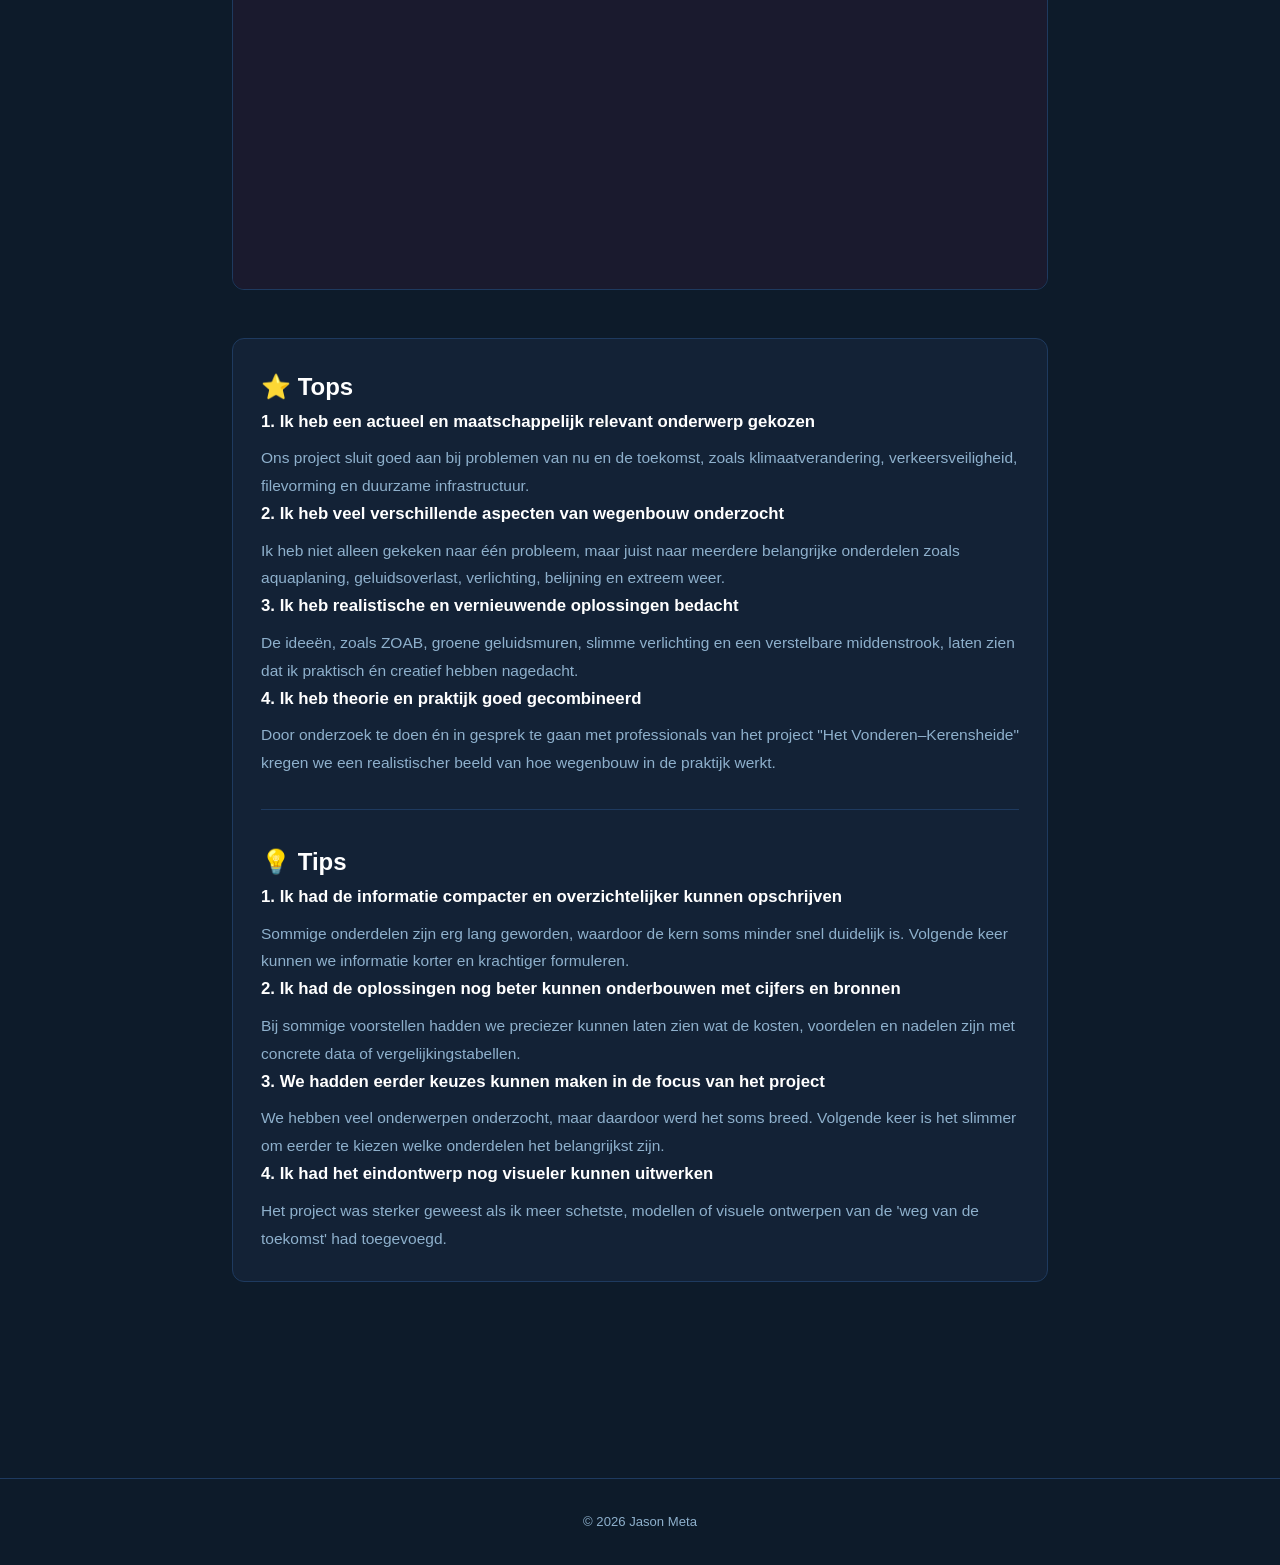
<file: project4.html>
<!DOCTYPE html>
<html lang="en">
<head>
  <meta charset="UTF-8" />
  <meta name="viewport" content="width=device-width, initial-scale=1.0" />
  <title>Meesterproef: Snelwegen van de Toekomst — Jason Meta</title>
  <link rel="stylesheet" href="css/styles.css" />
</head>
<body>

  <!-- ── NAVIGATION ── -->
  <nav>
    <a href="index.html" class="nav-logo">Jason Meta</a>
    <button class="hamburger" id="hamburger" aria-label="Toggle menu">
      <span></span><span></span><span></span>
    </button>
    <ul class="nav-links" id="nav-links">
      <li><a href="index.html">Home</a></li>
      <li><a href="highschool.html">CV</a></li>
      <li><a href="betawerelden.html">Bètawerelden</a></li>
      <li class="nav-item">
        <a href="projects.html" class="active">Projecten</a>
        <ul class="dropdown">
          <li><a href="project1.html">Schaakset</a></li>
          <li><a href="project2.html">E-bike</a></li>
          <li><a href="project3.html">Wijndomein</a></li>
          <li><a href="project4.html">Wegen</a></li>
        </ul>
      </li>
      <li><a href="skills.html">Skills</a></li>
      <li><a href="personal-development.html">Ontwikkeling</a></li>
      <li><a href="proud-of.html">Trots Op</a></li>
    </ul>
    </ul>
  </nav>

  <main>

    <!-- ── PAGE HEADER ── -->
    <div class="page-header">
      <h1>Meesterproef: Snelwegen van de Toekomst</h1>
      <p>Dit was mijn meesterproef project</p>
      <div class="accent-line"></div>
    </div>

    <!-- Back link -->
    <p style="margin-bottom: 2rem;">
      <a href="projects.html" style="color: var(--accent); text-decoration: none; font-size: 0.875rem;">
        ← Terug naar alle projecten
      </a>
    </p>

    <!-- ── PROJECT DESCRIPTION ── -->
    <div class="card" style="margin-bottom: 3rem;">
      <div class="card-meta">VWO 6, 2026</div>
      <p>
        Een onderzoeksproject over hoe Nederlandse snelwegen veiliger, efficiënter en 
        toekomstbestendiger kunnen worden. Hierbij keek ik naar zowel verkeerssystemen als 
        fysieke infrastructuur.
      </p>
    </div>

        <!-- ── PDF 2 ── -->
    <div class="pdf-container">
      <div class="pdf-header">
        <div class="pdf-header-text">
          <h3>Opdrachtenboekje</h3>
          <p></p>
        </div>
        <a class="pdf-open-btn" href="pdfs/weg2.pdf" target="_blank">Open PDF ↗</a>
      </div>
      <iframe
        class="pdf-embed"
        src="pdfs/weg2.pdf"
        title="Project 3 — Document 2">
        <p>Your browser does not support embedded PDFs.
          <a href="pdfs/weg2.pdf" target="_blank">Click here to open the PDF.</a>
        </p>
      </iframe>
    </div>

    <!-- ── PDF 1 ── -->
    <div class="pdf-container">
      <div class="pdf-header">
        <div class="pdf-header-text">
          <h3>Poster</h3>
          <p></p>
        </div>
        <a class="pdf-open-btn" href="pdfs/weg1.pdf" target="_blank">Open PDF ↗</a>
      </div>
      <iframe
        class="pdf-embed"
        src="pdfs/weg1.pdf"
        title="Project 3 — Document 1">
        <p>Your browser does not support embedded PDFs.
          <a href="pdfs/weg1.pdf" target="_blank">Click here to open the PDF.</a>
        </p>
      </iframe>
    </div>


    <!-- ── PDF 3 ── -->
    <div class="pdf-container">
      <div class="pdf-header">
        <div class="pdf-header-text">
          <h3>Presentatie</h3>
          <p></p>
        </div>
        <a class="pdf-open-btn" href="pdfs/weg3.pdf" target="_blank">Open PDF ↗</a>
      </div>
      <iframe
        class="pdf-embed"
        src="pdfs/weg3.pdf"
        title="Project 3 — Document 3">
        <p>Your browser does not support embedded PDFs.
          <a href="pdfs/weg3.pdf" target="_blank">Click here to open the PDF.</a>
        </p>
      </iframe>
    </div>

    <!-- ── PDF 4 ── -->
    <div class="pdf-container">
      <div class="pdf-header">
        <div class="pdf-header-text">
          <h3>Eindverslag</h3>
          <p></p>
        </div>
        <a class="pdf-open-btn" href="pdfs/weg4.pdf" target="_blank">Open PDF ↗</a>
      </div>
      <iframe
        class="pdf-embed"
        src="pdfs/weg4.pdf"
        title="Project 3 — Document 4">
        <p>Your browser does not support embedded PDFs.
          <a href="pdfs/weg4.pdf" target="_blank">Click here to open the PDF.</a>
        </p>
      </iframe>
    </div>

    <!-- ── REFLECTIE ── -->
    <div class="card" style="margin-top: 3rem;">

      <h2>⭐ Tops</h2>

      <h3>1. Ik heb een actueel en maatschappelijk relevant onderwerp gekozen</h3>
      <p>Ons project sluit goed aan bij problemen van nu en de toekomst, zoals klimaatverandering, verkeersveiligheid, filevorming en duurzame infrastructuur.</p>

      <h3>2. Ik heb veel verschillende aspecten van wegenbouw onderzocht</h3>
      <p>Ik heb niet alleen gekeken naar één probleem, maar juist naar meerdere belangrijke onderdelen zoals aquaplaning, geluidsoverlast, verlichting, belijning en extreem weer.</p>

      <h3>3. Ik heb realistische en vernieuwende oplossingen bedacht</h3>
      <p>De ideeën, zoals ZOAB, groene geluidsmuren, slimme verlichting en een verstelbare middenstrook, laten zien dat ik praktisch én creatief hebben nagedacht.</p>

      <h3>4. Ik heb theorie en praktijk goed gecombineerd</h3>
      <p>Door onderzoek te doen én in gesprek te gaan met professionals van het project "Het Vonderen–Kerensheide" kregen we een realistischer beeld van hoe wegenbouw in de praktijk werkt.</p>

      <hr style="margin: 2rem 0; border: none; border-top: 1px solid var(--border, #e5e7eb);" />

      <h2>💡 Tips</h2>

      <h3>1. Ik had de informatie compacter en overzichtelijker kunnen opschrijven</h3>
      <p>Sommige onderdelen zijn erg lang geworden, waardoor de kern soms minder snel duidelijk is. Volgende keer kunnen we informatie korter en krachtiger formuleren.</p>

      <h3>2. Ik had de oplossingen nog beter kunnen onderbouwen met cijfers en bronnen</h3>
      <p>Bij sommige voorstellen hadden we preciezer kunnen laten zien wat de kosten, voordelen en nadelen zijn met concrete data of vergelijkingstabellen.</p>

      <h3>3. We hadden eerder keuzes kunnen maken in de focus van het project</h3>
      <p>We hebben veel onderwerpen onderzocht, maar daardoor werd het soms breed. Volgende keer is het slimmer om eerder te kiezen welke onderdelen het belangrijkst zijn.</p>

      <h3>4. Ik had het eindontwerp nog visueler kunnen uitwerken</h3>
      <p>Het project was sterker geweest als ik meer schetste, modellen of visuele ontwerpen van de 'weg van de toekomst' had toegevoegd.</p>

    </div>

  </main>

  <footer>
    <p>© 2026 Jason Meta</p>
  </footer>

  <script>
    const hamburger = document.getElementById('hamburger');
    const navLinks  = document.getElementById('nav-links');
    hamburger.addEventListener('click', () => navLinks.classList.toggle('open'));
  </script>

</body>
</html>
</file>
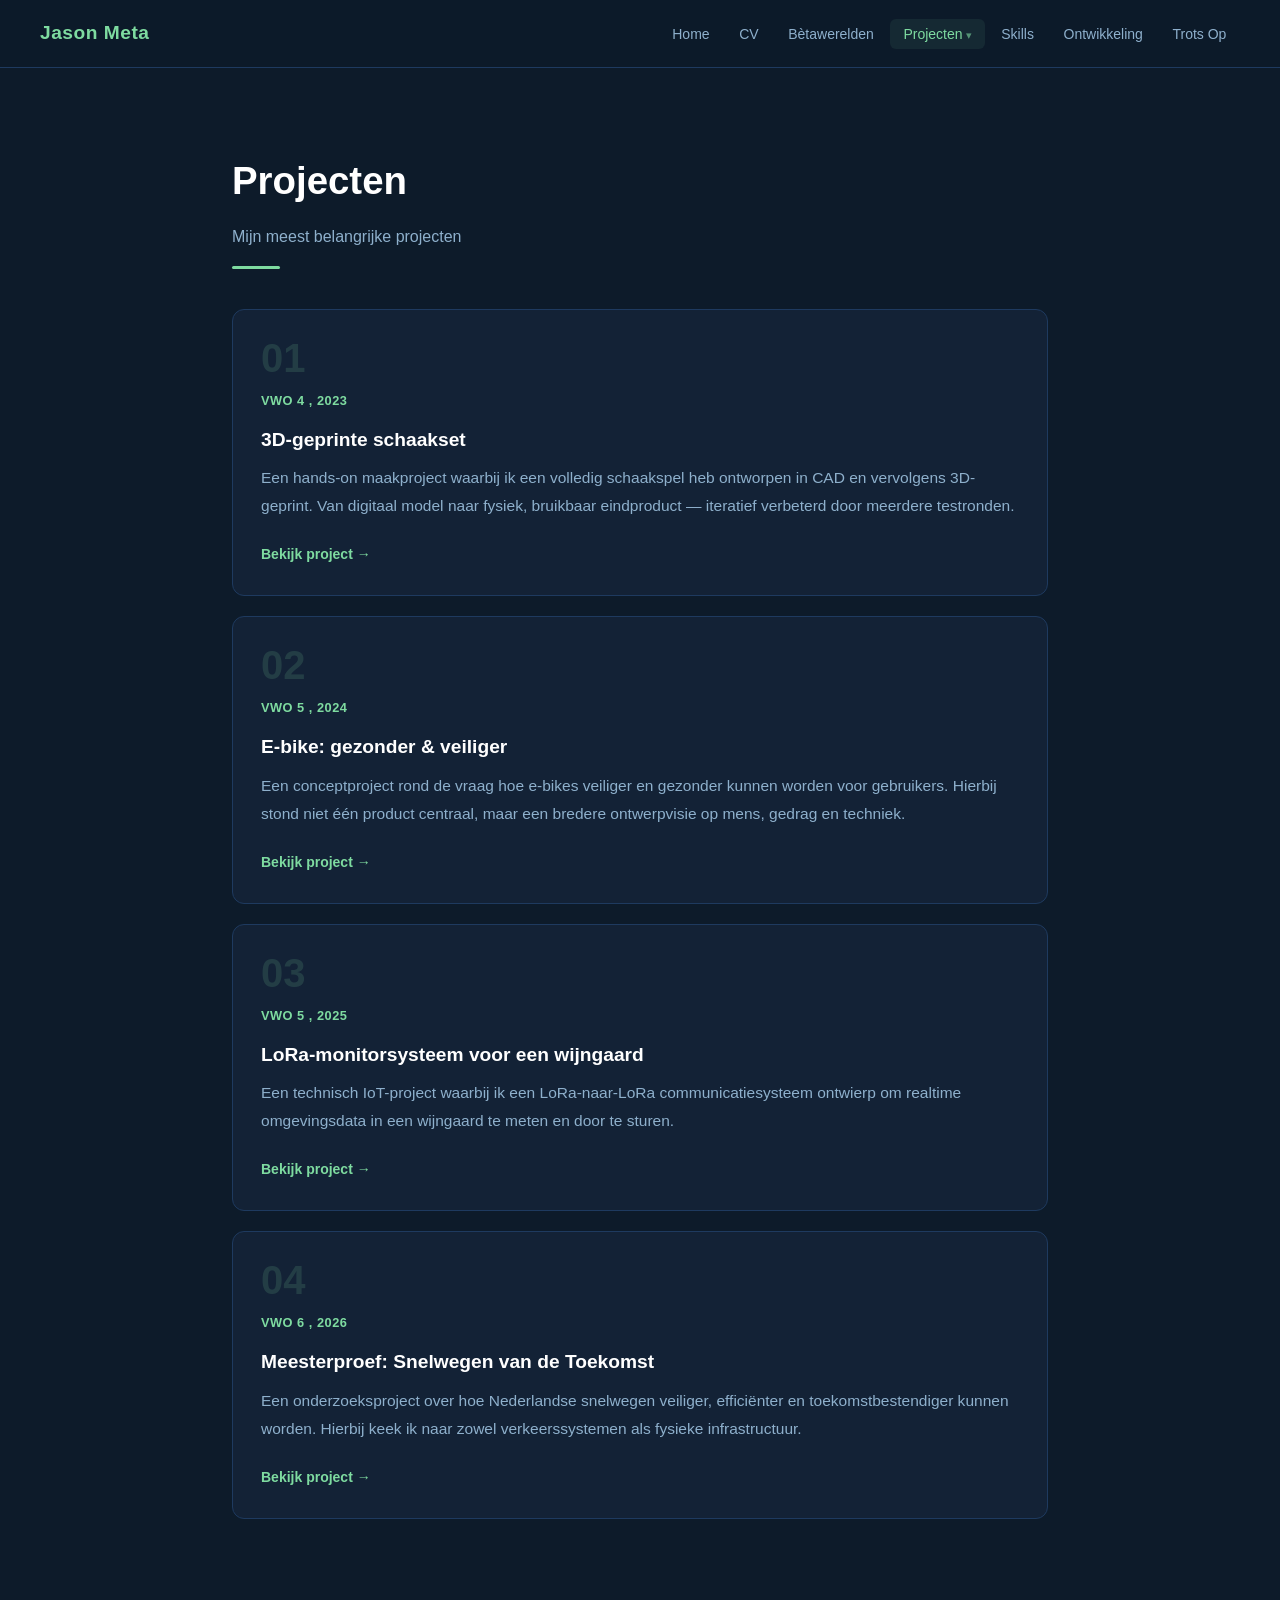
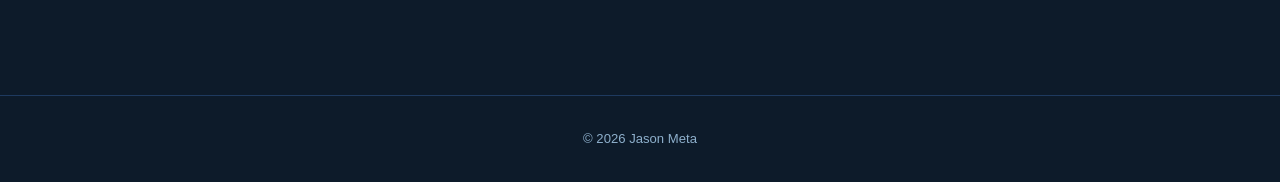
<file: projects.html>
<!DOCTYPE html>
<html lang="en">
<head>
  <meta charset="UTF-8" />
  <meta name="viewport" content="width=device-width, initial-scale=1.0" />
  <title>Projecten — Jason Meta</title>
  <link rel="stylesheet" href="css/styles.css" />
  <style>
    .project-card-link {
      display: block;
      text-decoration: none;
      border-radius: 12px;
      transition: transform 0.2s, box-shadow 0.2s;
    }
    .project-card-link:hover {
      transform: translateY(-3px);
      box-shadow: 0 8px 28px rgba(0, 0, 0, 0.35);
    }
    .project-card-link:hover .card {
      border-color: var(--accent);
    }
    .project-card-link .card {
      margin-bottom: 0;
      transition: border-color 0.2s;
    }
    .project-number {
      font-size: 2.5rem;
      font-weight: 800;
      color: rgba(126, 219, 160, 0.15);
      line-height: 1;
      margin-bottom: 0.75rem;
    }
    .project-title {
      font-size: 1.2rem;
      font-weight: 700;
      color: var(--text-primary);
      margin-bottom: 0.5rem;
    }
    .project-meta {
      font-size: 0.8rem;
      color: var(--accent);
      font-weight: 600;
      letter-spacing: 0.5px;
      margin-bottom: 0.75rem;
    }
    .project-desc {
      color: var(--text-secondary);
      font-size: 0.95rem;
      line-height: 1.75;
      margin-bottom: 1.25rem;
    }
    .project-arrow {
      color: var(--accent);
      font-size: 0.875rem;
      font-weight: 600;
    }
    .projects-list {
      display: flex;
      flex-direction: column;
      gap: 1.25rem;
    }
  </style>
</head>
<body>

  <!-- ── NAVIGATION ── -->
  <nav>
    <a href="index.html" class="nav-logo">Jason Meta</a>
    <button class="hamburger" id="hamburger" aria-label="Toggle menu">
      <span></span><span></span><span></span>
    </button>
    <ul class="nav-links" id="nav-links">
      <li><a href="index.html">Home</a></li>
      <li><a href="highschool.html">CV</a></li>
      <li><a href="betawerelden.html">Bètawerelden</a></li>
      <li class="nav-item">
        <a href="projects.html" class="active">Projecten</a>
        <ul class="dropdown">
          <li><a href="project1.html">Schaakset</a></li>
          <li><a href="project2.html">E-bike</a></li>
          <li><a href="project3.html">Wijndomein</a></li>
          <li><a href="project4.html">Wegen</a></li>
        </ul>
      </li>
      <li><a href="skills.html">Skills</a></li>
      <li><a href="personal-development.html">Ontwikkeling</a></li>
      <li><a href="proud-of.html">Trots Op</a></li>
    </ul>
    </ul>
  </nav>

  <main>

    <!-- ── PAGE HEADER ── -->
    <div class="page-header">
      <h1>Projecten</h1>
      <p>Mijn meest belangrijke projecten</p>
      <div class="accent-line"></div>
    </div>

    <!-- ── PROJECT CARDS ── -->
    <div class="projects-list">

      <!-- PROJECT 1 — Schaakset (CAD/3D-print) -->
      <a class="project-card-link" href="project1.html">
        <div class="card">
          <div class="project-number">01</div>
          <div class="project-meta">VWO 4 , 2023</div>
          <div class="project-title">3D-geprinte schaakset</div>
          <p class="project-desc">
            Een hands-on maakproject waarbij ik een volledig schaakspel heb ontworpen in CAD 
            en vervolgens 3D-geprint. Van digitaal model naar fysiek, bruikbaar eindproduct — 
            iteratief verbeterd door meerdere testronden.
          </p>
          <span class="project-arrow">Bekijk project →</span>
        </div>
      </a>

      <!-- PROJECT 2 — E-bike (was project 1) -->
      <a class="project-card-link" href="project2.html">
        <div class="card">
          <div class="project-number">02</div>
          <div class="project-meta">VWO 5 , 2024</div>
          <div class="project-title">E-bike: gezonder & veiliger</div>
          <p class="project-desc">
            Een conceptproject rond de vraag hoe e-bikes veiliger en gezonder kunnen worden 
            voor gebruikers. Hierbij stond niet één product centraal, maar een bredere 
            ontwerpvisie op mens, gedrag en techniek.
          </p>
          <span class="project-arrow">Bekijk project →</span>
        </div>
      </a>

      <!-- PROJECT 3 — Wijndomein (was project 2) -->
      <a class="project-card-link" href="project3.html">
        <div class="card">
          <div class="project-number">03</div>
          <div class="project-meta">VWO 5 , 2025</div>
          <div class="project-title">LoRa-monitorsysteem voor een wijngaard</div>
          <p class="project-desc">
            Een technisch IoT-project waarbij ik een LoRa-naar-LoRa communicatiesysteem 
            ontwierp om realtime omgevingsdata in een wijngaard te meten en door te sturen.
          </p>
          <span class="project-arrow">Bekijk project →</span>
        </div>
      </a>

      <!-- PROJECT 4 — Wegen (was project 3) -->
      <a class="project-card-link" href="project4.html">
        <div class="card">
          <div class="project-number">04</div>
          <div class="project-meta">VWO 6 , 2026</div>
          <div class="project-title">Meesterproef: Snelwegen van de Toekomst</div>
          <p class="project-desc">
            Een onderzoeksproject over hoe Nederlandse snelwegen veiliger, efficiënter 
            en toekomstbestendiger kunnen worden. Hierbij keek ik naar zowel verkeerssystemen 
            als fysieke infrastructuur.
          </p>
          <span class="project-arrow">Bekijk project →</span>
        </div>
      </a>

    </div>

  </main>

  <footer>
    <p>© 2026 Jason Meta</p>
  </footer>

  <script>
    const hamburger = document.getElementById('hamburger');
    const navLinks  = document.getElementById('nav-links');
    hamburger.addEventListener('click', () => navLinks.classList.toggle('open'));
  </script>

</body>
</html>
</file>
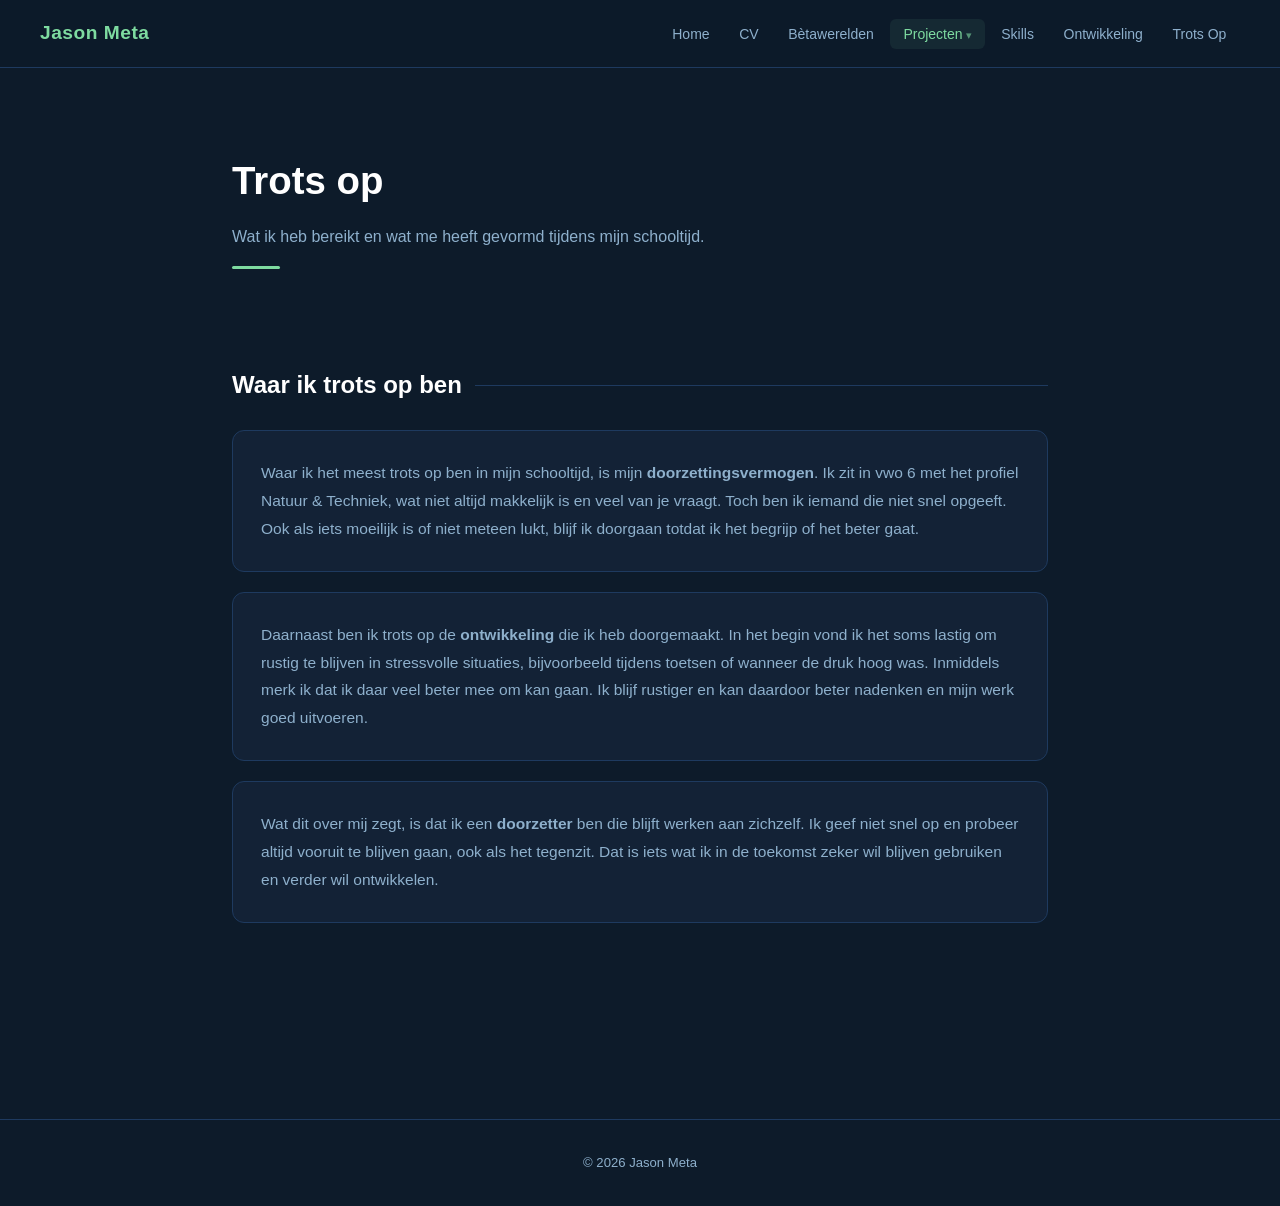
<file: proud-of.html>
<!DOCTYPE html>
<html lang="en">
<head>
  <meta charset="UTF-8" />
  <meta name="viewport" content="width=device-width, initial-scale=1.0" />
  <title>Trots Op — Jason Meta</title>
  <link rel="stylesheet" href="css/styles.css" />
</head>
<body>

  <!-- ── NAVIGATION ── -->
  <nav>
    <a href="index.html" class="nav-logo">Jason Meta</a>
    <button class="hamburger" id="hamburger" aria-label="Toggle menu">
      <span></span><span></span><span></span>
    </button>
    <ul class="nav-links" id="nav-links">
      <li><a href="index.html">Home</a></li>
      <li><a href="highschool.html">CV</a></li>
      <li><a href="betawerelden.html">Bètawerelden</a></li>
      <li class="nav-item">
        <a href="projects.html" class="active">Projecten</a>
        <ul class="dropdown">
          <li><a href="project1.html">Schaakset</a></li>
          <li><a href="project2.html">E-bike</a></li>
          <li><a href="project3.html">Wijndomein</a></li>
          <li><a href="project4.html">Wegen</a></li>
        </ul>
      </li>
      <li><a href="skills.html">Skills</a></li>
      <li><a href="personal-development.html">Ontwikkeling</a></li>
      <li><a href="proud-of.html">Trots Op</a></li>
    </ul>
    </ul>
  </nav>

  <main>

    <!-- ── PAGE HEADER ── -->
    <div class="page-header">
      <h1>Trots op</h1>
      <p>Wat ik heb bereikt en wat me heeft gevormd tijdens mijn schooltijd.</p>
      <div class="accent-line"></div>
    </div>

    <!-- ── CONTENT ── -->
    <section>
      <h2>Waar ik trots op ben</h2>

      <div class="card">
        <p>
          Waar ik het meest trots op ben in mijn schooltijd, is mijn <strong>doorzettingsvermogen</strong>.
          Ik zit in vwo 6 met het profiel Natuur &amp; Techniek, wat niet altijd makkelijk is en veel van je vraagt.
          Toch ben ik iemand die niet snel opgeeft. Ook als iets moeilijk is of niet meteen lukt, blijf ik doorgaan
          totdat ik het begrijp of het beter gaat.
        </p>
      </div>

      <div class="card">
        <p>
          Daarnaast ben ik trots op de <strong>ontwikkeling</strong> die ik heb doorgemaakt. In het begin vond ik het
          soms lastig om rustig te blijven in stressvolle situaties, bijvoorbeeld tijdens toetsen of wanneer de druk
          hoog was. Inmiddels merk ik dat ik daar veel beter mee om kan gaan. Ik blijf rustiger en kan daardoor beter
          nadenken en mijn werk goed uitvoeren.
        </p>
      </div>

      <div class="card">
        <p>
          Wat dit over mij zegt, is dat ik een <strong>doorzetter</strong> ben die blijft werken aan zichzelf.
          Ik geef niet snel op en probeer altijd vooruit te blijven gaan, ook als het tegenzit. Dat is iets wat ik
          in de toekomst zeker wil blijven gebruiken en verder wil ontwikkelen.
        </p>
      </div>
    </section>

  </main>

  <footer>
    <p>© 2026 Jason Meta</p>
  </footer>

  <script>
    const hamburger = document.getElementById('hamburger');
    const navLinks  = document.getElementById('nav-links');
    hamburger.addEventListener('click', () => navLinks.classList.toggle('open'));
  </script>

</body>
</html>
</file>
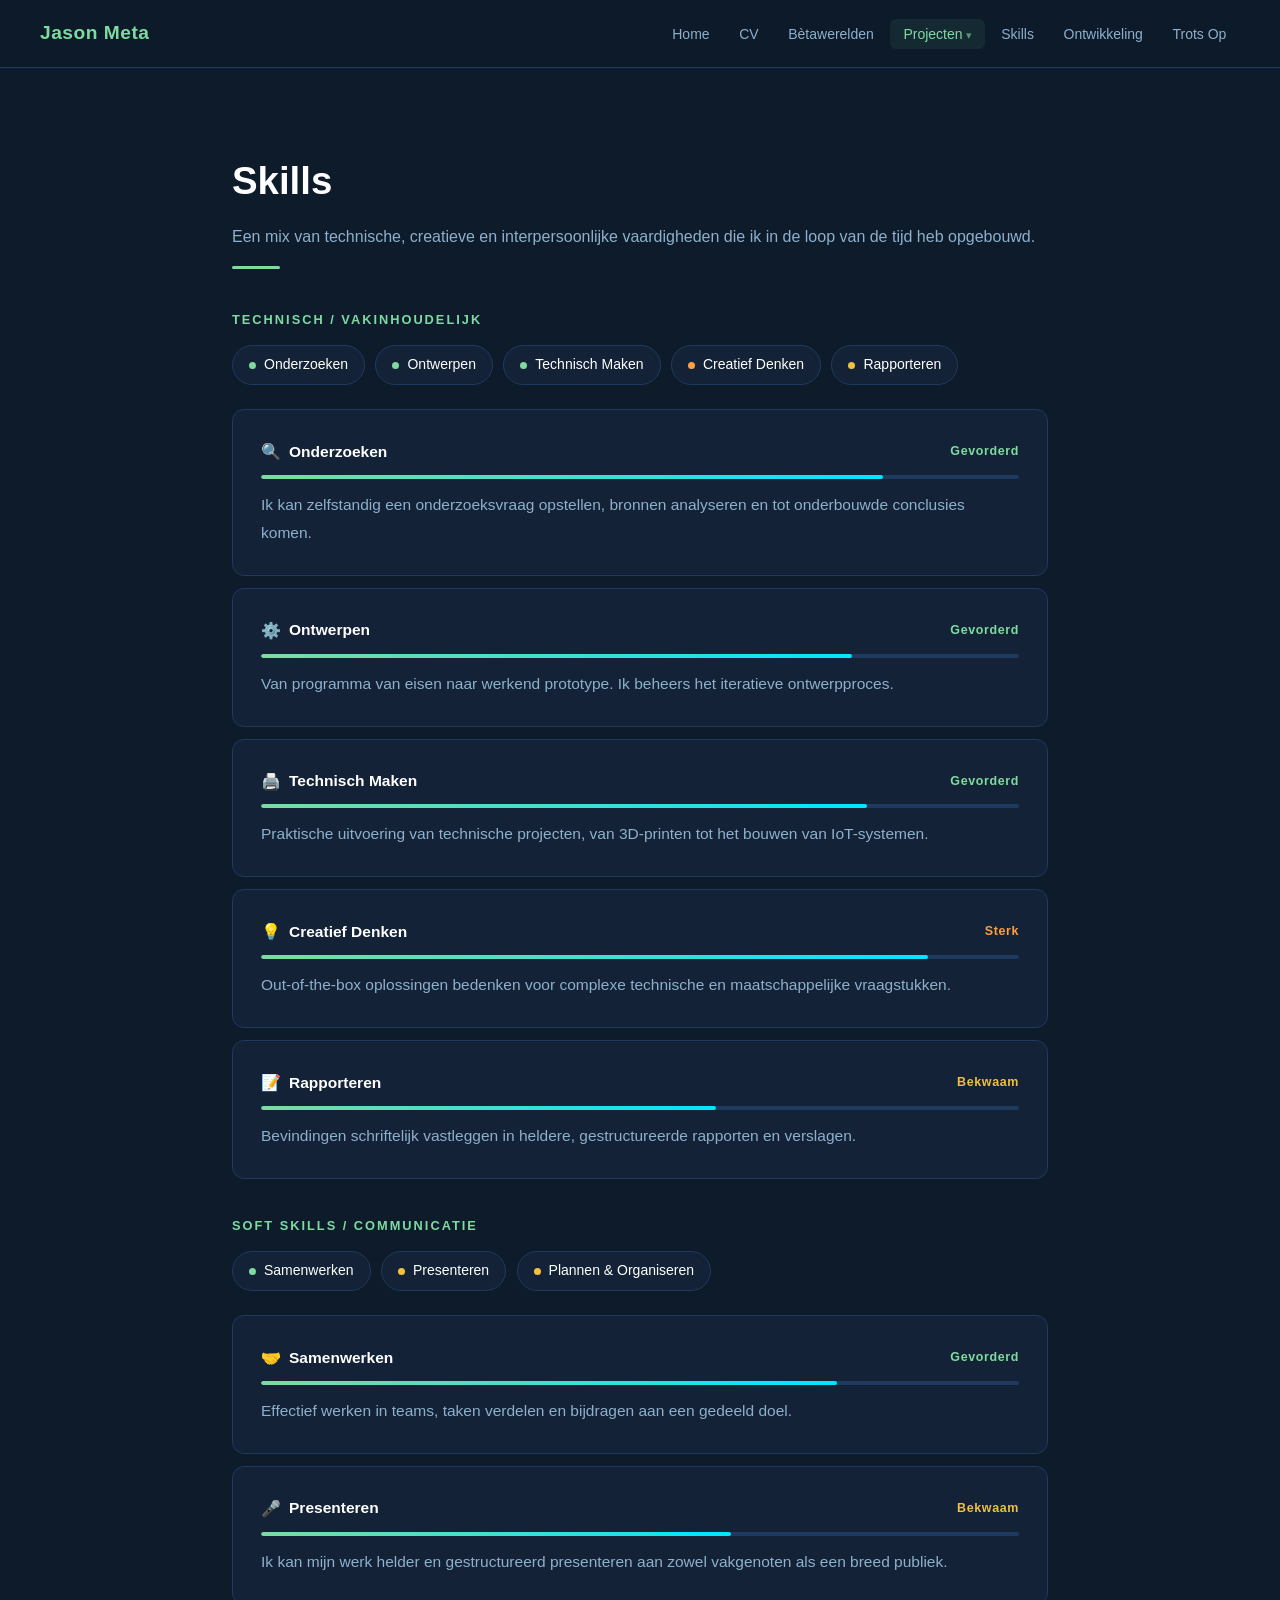
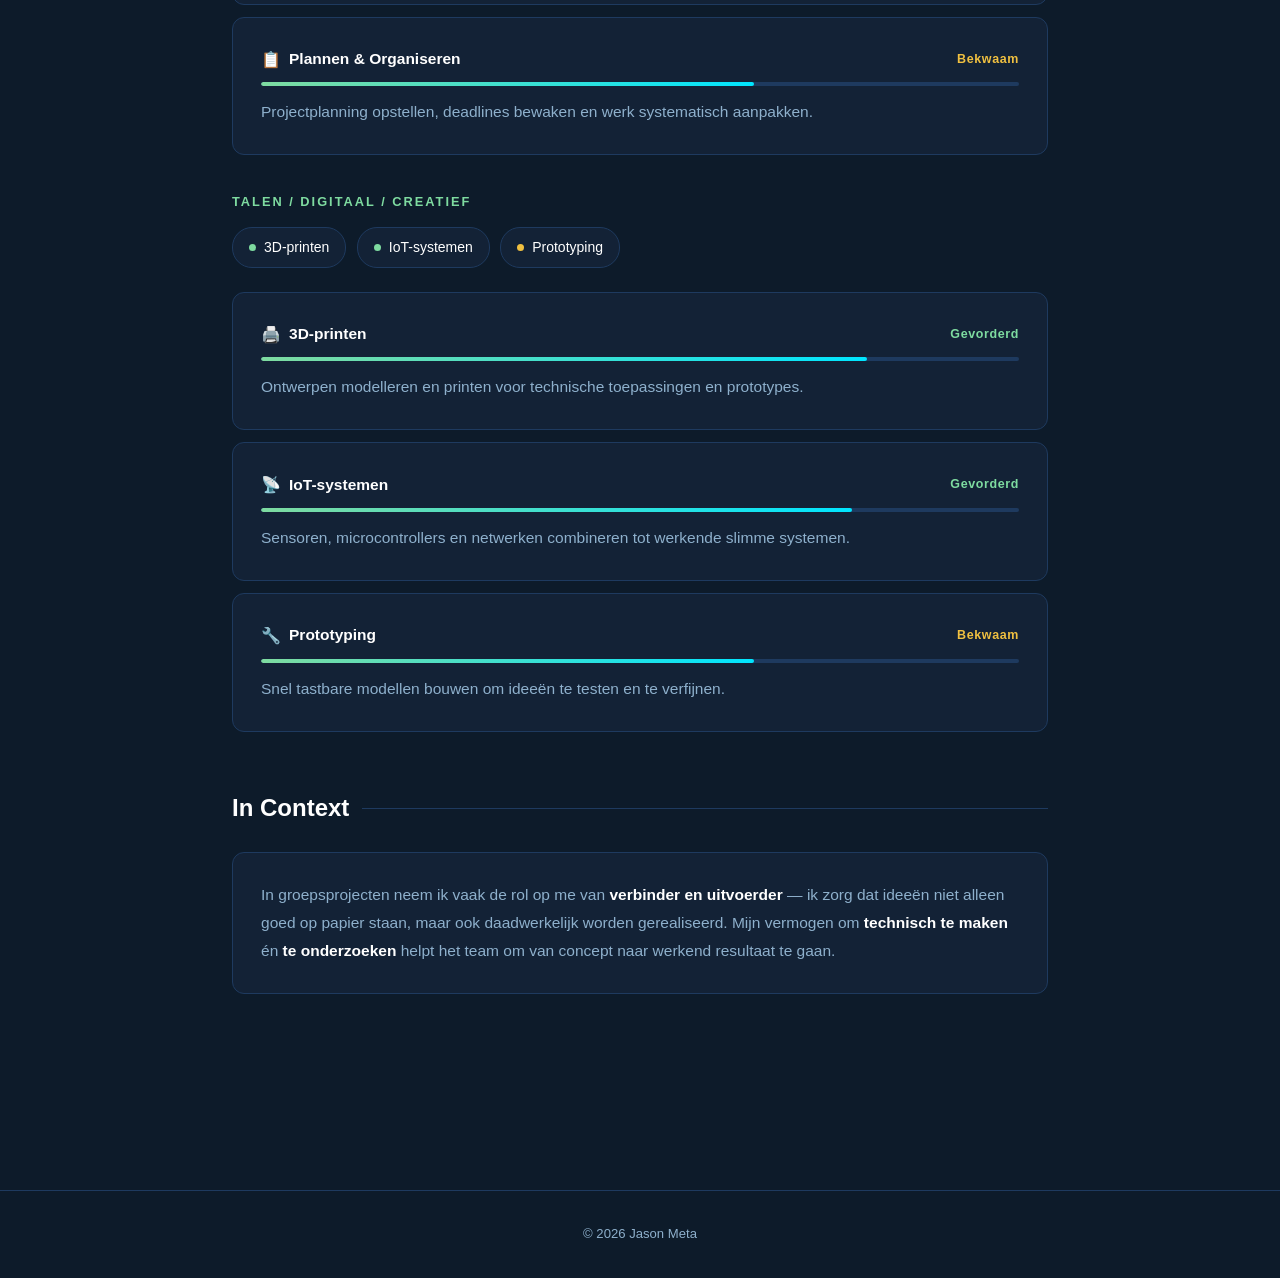
<file: skills.html>
<!DOCTYPE html>
<html lang="en">
<head>
  <meta charset="UTF-8" />
  <meta name="viewport" content="width=device-width, initial-scale=1.0" />
  <title>Skills — Jason Meta</title>
  <link rel="stylesheet" href="css/styles.css" />
  <style>
    /* Competency card extras — scoped, won't override styles.css */
    .comp-card { margin-bottom: 0.75rem; transition: border-color .2s, transform .2s; }
    .comp-card:hover { border-color: var(--accent); transform: translateY(-2px); }
    .comp-top { display:flex; align-items:center; justify-content:space-between; margin-bottom:.6rem; }
    .comp-name { display:flex; align-items:center; gap:.5rem; font-size:.97rem; font-weight:600; color:var(--text-primary); }
    .comp-icon { font-size:1rem; }
    .comp-level { font-size:.78rem; font-weight:700; letter-spacing:.05em; }
    .bar-track { width:100%; height:4px; background:#1e3a5f; border-radius:99px; margin-bottom:.75rem; overflow:hidden; }
    .bar-fill { height:100%; border-radius:99px; background:linear-gradient(90deg,#7edba0,#00e5ff); width:0; transition:width 1s cubic-bezier(.4,0,.2,1); }
  </style>
</head>
<body>
 
  <!-- ── NAVIGATION ── -->
  <nav>
    <a href="index.html" class="nav-logo">Jason Meta</a>
    <button class="hamburger" id="hamburger" aria-label="Toggle menu">
      <span></span><span></span><span></span>
    </button>
    <ul class="nav-links" id="nav-links">
      <li><a href="index.html">Home</a></li>
      <li><a href="highschool.html">CV</a></li>
      <li><a href="betawerelden.html">Bètawerelden</a></li>
      <li class="nav-item">
        <a href="projects.html" class="active">Projecten</a>
        <ul class="dropdown">
          <li><a href="project1.html">Schaakset</a></li>
          <li><a href="project2.html">E-bike</a></li>
          <li><a href="project3.html">Wijndomein</a></li>
          <li><a href="project4.html">Wegen</a></li>
        </ul>
      </li>
      <li><a href="skills.html">Skills</a></li>
      <li><a href="personal-development.html">Ontwikkeling</a></li>
      <li><a href="proud-of.html">Trots Op</a></li>
    </ul>
    </ul>
  </nav>
 
  <main>
 
    <!-- ── PAGE HEADER ── -->
    <div class="page-header">
      <h1>Skills</h1>
      <p>Een mix van technische, creatieve en interpersoonlijke vaardigheden die ik in de loop van de tijd heb opgebouwd.</p>
      <div class="accent-line"></div>
    </div>
 
    <!-- ── CATEGORY 1: Technisch / Vakinhoudelijk ── -->
    <div class="skills-category">
      <h3>Technisch / Vakinhoudelijk</h3>
      <div class="skills-grid" style="margin-bottom:1.5rem">
        <div class="skill-tag"><span class="skill-dot" style="background:#7edba0"></span>Onderzoeken</div>
        <div class="skill-tag"><span class="skill-dot" style="background:#7edba0"></span>Ontwerpen</div>
        <div class="skill-tag"><span class="skill-dot" style="background:#7edba0"></span>Technisch Maken</div>
        <div class="skill-tag"><span class="skill-dot" style="background:#ff9f43"></span>Creatief Denken</div>
        <div class="skill-tag"><span class="skill-dot" style="background:#f0c040"></span>Rapporteren</div>
      </div>
 
      <div class="card comp-card" data-fill="82">
        <div class="comp-top">
          <div class="comp-name"><span class="comp-icon">🔍</span>Onderzoeken</div>
          <span class="comp-level" style="color:#7edba0">Gevorderd</span>
        </div>
        <div class="bar-track"><div class="bar-fill"></div></div>
        <p>Ik kan zelfstandig een onderzoeksvraag opstellen, bronnen analyseren en tot onderbouwde conclusies komen.</p>
      </div>
 
      <div class="card comp-card" data-fill="78">
        <div class="comp-top">
          <div class="comp-name"><span class="comp-icon">⚙️</span>Ontwerpen</div>
          <span class="comp-level" style="color:#7edba0">Gevorderd</span>
        </div>
        <div class="bar-track"><div class="bar-fill"></div></div>
        <p>Van programma van eisen naar werkend prototype. Ik beheers het iteratieve ontwerpproces.</p>
      </div>
 
      <div class="card comp-card" data-fill="80">
        <div class="comp-top">
          <div class="comp-name"><span class="comp-icon">🖨️</span>Technisch Maken</div>
          <span class="comp-level" style="color:#7edba0">Gevorderd</span>
        </div>
        <div class="bar-track"><div class="bar-fill"></div></div>
        <p>Praktische uitvoering van technische projecten, van 3D-printen tot het bouwen van IoT-systemen.</p>
      </div>
 
      <div class="card comp-card" data-fill="88">
        <div class="comp-top">
          <div class="comp-name"><span class="comp-icon">💡</span>Creatief Denken</div>
          <span class="comp-level" style="color:#ff9f43">Sterk</span>
        </div>
        <div class="bar-track"><div class="bar-fill"></div></div>
        <p>Out-of-the-box oplossingen bedenken voor complexe technische en maatschappelijke vraagstukken.</p>
      </div>
 
      <div class="card comp-card" data-fill="60">
        <div class="comp-top">
          <div class="comp-name"><span class="comp-icon">📝</span>Rapporteren</div>
          <span class="comp-level" style="color:#f0c040">Bekwaam</span>
        </div>
        <div class="bar-track"><div class="bar-fill"></div></div>
        <p>Bevindingen schriftelijk vastleggen in heldere, gestructureerde rapporten en verslagen.</p>
      </div>
    </div>
 
    <!-- ── CATEGORY 2: Soft Skills / Communicatie ── -->
    <div class="skills-category">
      <h3>Soft Skills / Communicatie</h3>
      <div class="skills-grid" style="margin-bottom:1.5rem">
        <div class="skill-tag"><span class="skill-dot" style="background:#7edba0"></span>Samenwerken</div>
        <div class="skill-tag"><span class="skill-dot" style="background:#f0c040"></span>Presenteren</div>
        <div class="skill-tag"><span class="skill-dot" style="background:#f0c040"></span>Plannen &amp; Organiseren</div>
      </div>
 
      <div class="card comp-card" data-fill="76">
        <div class="comp-top">
          <div class="comp-name"><span class="comp-icon">🤝</span>Samenwerken</div>
          <span class="comp-level" style="color:#7edba0">Gevorderd</span>
        </div>
        <div class="bar-track"><div class="bar-fill"></div></div>
        <p>Effectief werken in teams, taken verdelen en bijdragen aan een gedeeld doel.</p>
      </div>
 
      <div class="card comp-card" data-fill="62">
        <div class="comp-top">
          <div class="comp-name"><span class="comp-icon">🎤</span>Presenteren</div>
          <span class="comp-level" style="color:#f0c040">Bekwaam</span>
        </div>
        <div class="bar-track"><div class="bar-fill"></div></div>
        <p>Ik kan mijn werk helder en gestructureerd presenteren aan zowel vakgenoten als een breed publiek.</p>
      </div>
 
      <div class="card comp-card" data-fill="65">
        <div class="comp-top">
          <div class="comp-name"><span class="comp-icon">📋</span>Plannen &amp; Organiseren</div>
          <span class="comp-level" style="color:#f0c040">Bekwaam</span>
        </div>
        <div class="bar-track"><div class="bar-fill"></div></div>
        <p>Projectplanning opstellen, deadlines bewaken en werk systematisch aanpakken.</p>
      </div>
    </div>
 
    <!-- ── CATEGORY 3: Talen / Digitaal / Creatief ── -->
    <div class="skills-category">
      <h3>Talen / Digitaal / Creatief</h3>
      <div class="skills-grid" style="margin-bottom:1.5rem">
        <div class="skill-tag"><span class="skill-dot" style="background:#7edba0"></span>3D-printen</div>
        <div class="skill-tag"><span class="skill-dot" style="background:#7edba0"></span>IoT-systemen</div>
        <div class="skill-tag"><span class="skill-dot" style="background:#f0c040"></span>Prototyping</div>
      </div>
 
      <div class="card comp-card" data-fill="80">
        <div class="comp-top">
          <div class="comp-name"><span class="comp-icon">🖨️</span>3D-printen</div>
          <span class="comp-level" style="color:#7edba0">Gevorderd</span>
        </div>
        <div class="bar-track"><div class="bar-fill"></div></div>
        <p>Ontwerpen modelleren en printen voor technische toepassingen en prototypes.</p>
      </div>
 
      <div class="card comp-card" data-fill="78">
        <div class="comp-top">
          <div class="comp-name"><span class="comp-icon">📡</span>IoT-systemen</div>
          <span class="comp-level" style="color:#7edba0">Gevorderd</span>
        </div>
        <div class="bar-track"><div class="bar-fill"></div></div>
        <p>Sensoren, microcontrollers en netwerken combineren tot werkende slimme systemen.</p>
      </div>
 
      <div class="card comp-card" data-fill="65">
        <div class="comp-top">
          <div class="comp-name"><span class="comp-icon">🔧</span>Prototyping</div>
          <span class="comp-level" style="color:#f0c040">Bekwaam</span>
        </div>
        <div class="bar-track"><div class="bar-fill"></div></div>
        <p>Snel tastbare modellen bouwen om ideeën te testen en te verfijnen.</p>
      </div>
    </div>
 
    <!-- ── IN CONTEXT ── -->
    <section>
      <h2>In Context</h2>
      <div class="card">
        <p>
          In groepsprojecten neem ik vaak de rol op me van <strong style="color:#fff">verbinder en uitvoerder</strong> —
          ik zorg dat ideeën niet alleen goed op papier staan, maar ook daadwerkelijk worden gerealiseerd.
          Mijn vermogen om <strong style="color:#fff">technisch te maken</strong> én <strong style="color:#fff">te onderzoeken</strong>
          helpt het team om van concept naar werkend resultaat te gaan.
        </p>
      </div>
    </section>
 
  </main>
 
  <footer>
    <p>© 2026 Jason Meta</p>
  </footer>
 
  <script>
    const hamburger = document.getElementById('hamburger');
    const navLinks  = document.getElementById('nav-links');
    hamburger.addEventListener('click', () => navLinks.classList.toggle('open'));
 
    // Animate progress bars on load
    window.addEventListener('load', () => {
      document.querySelectorAll('.comp-card').forEach((card, i) => {
        const fill = card.dataset.fill;
        const bar  = card.querySelector('.bar-fill');
        setTimeout(() => { bar.style.width = fill + '%'; }, 150 + i * 70);
      });
    });
  </script>
 
</body>
</html>
</file>
<file: css/styles.css>
:root {
  --bg-primary: #0d1b2a;
  --bg-secondary: #1a2f4a;
  --bg-card: #132236;
  --accent: #7edba0;
  --accent-dark: #5ab882;
  --text-primary: #ffffff;
  --text-secondary: #8eb0cc;
  --border: #1e3a5f;
  --nav-height: 68px;
}

* {
  margin: 0;
  padding: 0;
  box-sizing: border-box;
}

body {
  background-color: var(--bg-primary);
  color: var(--text-primary);
  font-family: 'Segoe UI', Tahoma, Geneva, Verdana, sans-serif;
  line-height: 1.7;
  min-height: 100vh;
}

/* ── NAVIGATION ── */
nav {
  position: fixed;
  top: 0;
  width: 100%;
  height: var(--nav-height);
  background-color: rgba(13, 27, 42, 0.96);
  backdrop-filter: blur(10px);
  border-bottom: 1px solid var(--border);
  display: flex;
  align-items: center;
  justify-content: space-between;
  padding: 0 2.5rem;
  z-index: 1000;
}

.nav-logo {
  font-size: 1.2rem;
  font-weight: 700;
  color: var(--accent);
  text-decoration: none;
  letter-spacing: 0.5px;
  white-space: nowrap;
}

.nav-links {
  display: flex;
  list-style: none;
  gap: 0.15rem;
}

.nav-links a {
  color: var(--text-secondary);
  text-decoration: none;
  font-size: 0.875rem;
  padding: 0.45rem 0.85rem;
  border-radius: 6px;
  transition: all 0.2s;
  white-space: nowrap;
}

.nav-links a:hover {
  color: var(--text-primary);
  background-color: var(--bg-secondary);
}

.nav-links a.active {
  color: var(--accent);
  background-color: rgba(126, 219, 160, 0.08);
}

/* ── NAV DROPDOWN ── */
.nav-item {
  position: relative;
}

.nav-item .dropdown {
  display: none;
  position: absolute;
  top: calc(100% + 8px);
  right: 0;
  min-width: 200px;
  background-color: var(--bg-secondary);
  border: 1px solid var(--border);
  border-radius: 10px;
  padding: 0.4rem;
  list-style: none;
  box-shadow: 0 8px 24px rgba(0, 0, 0, 0.4);
  z-index: 100;
}

.nav-item:hover .dropdown,
.nav-item:focus-within .dropdown {
  display: block;
}

.nav-item .dropdown li a {
  display: block;
  padding: 0.55rem 1rem;
  border-radius: 6px;
  color: var(--text-secondary);
  font-size: 0.875rem;
  white-space: nowrap;
  transition: all 0.15s;
}

.nav-item .dropdown li a:hover {
  color: var(--text-primary);
  background-color: var(--bg-card);
}

/* arrow indicator on the Projects nav link */
.nav-item > a::after {
  content: ' ▾';
  font-size: 0.7rem;
  opacity: 0.6;
}

/* ── LAYOUT ── */
main {
  padding-top: calc(var(--nav-height) + 3.5rem);
  max-width: 880px;
  margin: 0 auto;
  padding-left: 2rem;
  padding-right: 2rem;
  padding-bottom: 6rem;
}

/* ── HERO (home page) ── */
.hero {
  padding: 2rem 0 1rem;
}

.hero-tag {
  color: var(--accent);
  font-size: 0.8rem;
  font-weight: 600;
  letter-spacing: 2.5px;
  text-transform: uppercase;
  margin-bottom: 1rem;
}

.hero h1 {
  font-size: 3rem;
  font-weight: 700;
  line-height: 1.15;
  margin-bottom: 1.5rem;
  color: var(--text-primary);
}

.hero h1 span {
  color: var(--accent);
}

.hero-bio {
  font-size: 1.05rem;
  color: var(--text-secondary);
  max-width: 640px;
  line-height: 1.85;
}

/* ── PAGE HEADER ── */
.page-header {
  padding: 1.5rem 0 0.5rem;
}

.page-header h1 {
  font-size: 2.4rem;
  font-weight: 700;
  color: var(--text-primary);
  margin-bottom: 0.6rem;
}

.page-header p {
  color: var(--text-secondary);
  font-size: 1rem;
}

.accent-line {
  width: 48px;
  height: 3px;
  background-color: var(--accent);
  border-radius: 2px;
  margin: 1rem 0 2rem;
}

/* ── SECTIONS ── */
section {
  margin-top: 3.5rem;
}

section h2 {
  font-size: 1.5rem;
  font-weight: 700;
  color: var(--text-primary);
  margin-bottom: 1.5rem;
  display: flex;
  align-items: center;
  gap: 0.8rem;
}

section h2::after {
  content: '';
  flex: 1;
  height: 1px;
  background-color: var(--border);
}

/* ── CARDS ── */
.card {
  background-color: var(--bg-card);
  border: 1px solid var(--border);
  border-radius: 12px;
  padding: 1.75rem;
  margin-bottom: 1.25rem;
}

.card h3 {
  font-size: 1.05rem;
  color: var(--text-primary);
  margin-bottom: 0.5rem;
}

.card .card-meta {
  font-size: 0.8rem;
  color: var(--accent);
  font-weight: 600;
  margin-bottom: 0.6rem;
  letter-spacing: 0.5px;
}

.card p {
  color: var(--text-secondary);
  line-height: 1.8;
  font-size: 0.97rem;
}

/* ── SKILLS ── */
.skills-category {
  margin-bottom: 2.25rem;
}

.skills-category h3 {
  font-size: 0.8rem;
  font-weight: 600;
  letter-spacing: 2px;
  text-transform: uppercase;
  color: var(--accent);
  margin-bottom: 0.9rem;
}

.skills-grid {
  display: flex;
  flex-wrap: wrap;
  gap: 0.65rem;
}

.skill-tag {
  background-color: var(--bg-card);
  border: 1px solid var(--border);
  border-radius: 20px;
  padding: 0.45rem 1rem;
  color: var(--text-primary);
  font-size: 0.875rem;
  display: flex;
  align-items: center;
  gap: 0.5rem;
}

.skill-dot {
  width: 7px;
  height: 7px;
  border-radius: 50%;
  background-color: var(--accent);
  flex-shrink: 0;
}

/* ── PDF VIEWER ── */
.pdf-container {
  background-color: var(--bg-card);
  border: 1px solid var(--border);
  border-radius: 12px;
  overflow: hidden;
  margin-bottom: 2.5rem;
}

.pdf-header {
  padding: 1.25rem 1.75rem;
  border-bottom: 1px solid var(--border);
  display: flex;
  align-items: flex-start;
  justify-content: space-between;
  gap: 1rem;
}

.pdf-header-text h3 {
  font-size: 1.05rem;
  color: var(--text-primary);
  margin-bottom: 0.25rem;
}

.pdf-header-text p {
  font-size: 0.875rem;
  color: var(--text-secondary);
}

.pdf-open-btn {
  color: var(--accent);
  text-decoration: none;
  font-size: 0.82rem;
  font-weight: 600;
  padding: 0.4rem 1rem;
  border: 1px solid var(--accent);
  border-radius: 6px;
  transition: all 0.2s;
  white-space: nowrap;
  flex-shrink: 0;
  margin-top: 2px;
}

.pdf-open-btn:hover {
  background-color: var(--accent);
  color: var(--bg-primary);
}

.pdf-embed {
  width: 100%;
  height: 620px;
  border: none;
  display: block;
  background-color: #1a1a2e;
}

/* ── TIMELINE ── */
.timeline {
  position: relative;
  padding-left: 2rem;
}

.timeline::before {
  content: '';
  position: absolute;
  left: 0;
  top: 6px;
  bottom: 0;
  width: 2px;
  background: linear-gradient(to bottom, var(--accent), transparent);
  border-radius: 2px;
}

.timeline-item {
  position: relative;
  margin-bottom: 2.25rem;
}

.timeline-item::before {
  content: '';
  position: absolute;
  left: -2.42rem;
  top: 5px;
  width: 11px;
  height: 11px;
  border-radius: 50%;
  background-color: var(--accent);
  border: 2px solid var(--bg-primary);
}

.timeline-date {
  font-size: 0.78rem;
  color: var(--accent);
  font-weight: 600;
  letter-spacing: 0.5px;
  margin-bottom: 0.3rem;
}

.timeline-item h3 {
  font-size: 1rem;
  color: var(--text-primary);
  margin-bottom: 0.4rem;
}

.timeline-item p {
  color: var(--text-secondary);
  font-size: 0.95rem;
  line-height: 1.75;
}

/* ── FOOTER ── */
footer {
  text-align: center;
  padding: 2rem;
  color: var(--text-secondary);
  font-size: 0.82rem;
  border-top: 1px solid var(--border);
  margin-top: 5rem;
}

/* ── HAMBURGER (mobile) ── */
.hamburger {
  display: none;
  flex-direction: column;
  gap: 5px;
  cursor: pointer;
  padding: 6px;
  background: none;
  border: none;
}

.hamburger span {
  width: 22px;
  height: 2px;
  background-color: var(--text-primary);
  border-radius: 2px;
  transition: all 0.3s;
  display: block;
}

/* ── RESPONSIVE ── */
@media (max-width: 720px) {
  nav { padding: 0 1.5rem; }

  .hamburger { display: flex; }

  .nav-links {
    display: none;
    position: absolute;
    top: var(--nav-height);
    left: 0;
    right: 0;
    background-color: var(--bg-primary);
    border-bottom: 1px solid var(--border);
    flex-direction: column;
    padding: 0.75rem 1.5rem 1.25rem;
    gap: 0.1rem;
  }

  .nav-links.open { display: flex; }

  .nav-links a { padding: 0.6rem 0.5rem; }

  .hero h1 { font-size: 2.2rem; }
  .page-header h1 { font-size: 2rem; }

  .pdf-embed { height: 420px; }

  .pdf-header { flex-direction: column; align-items: flex-start; }
}
</file>
